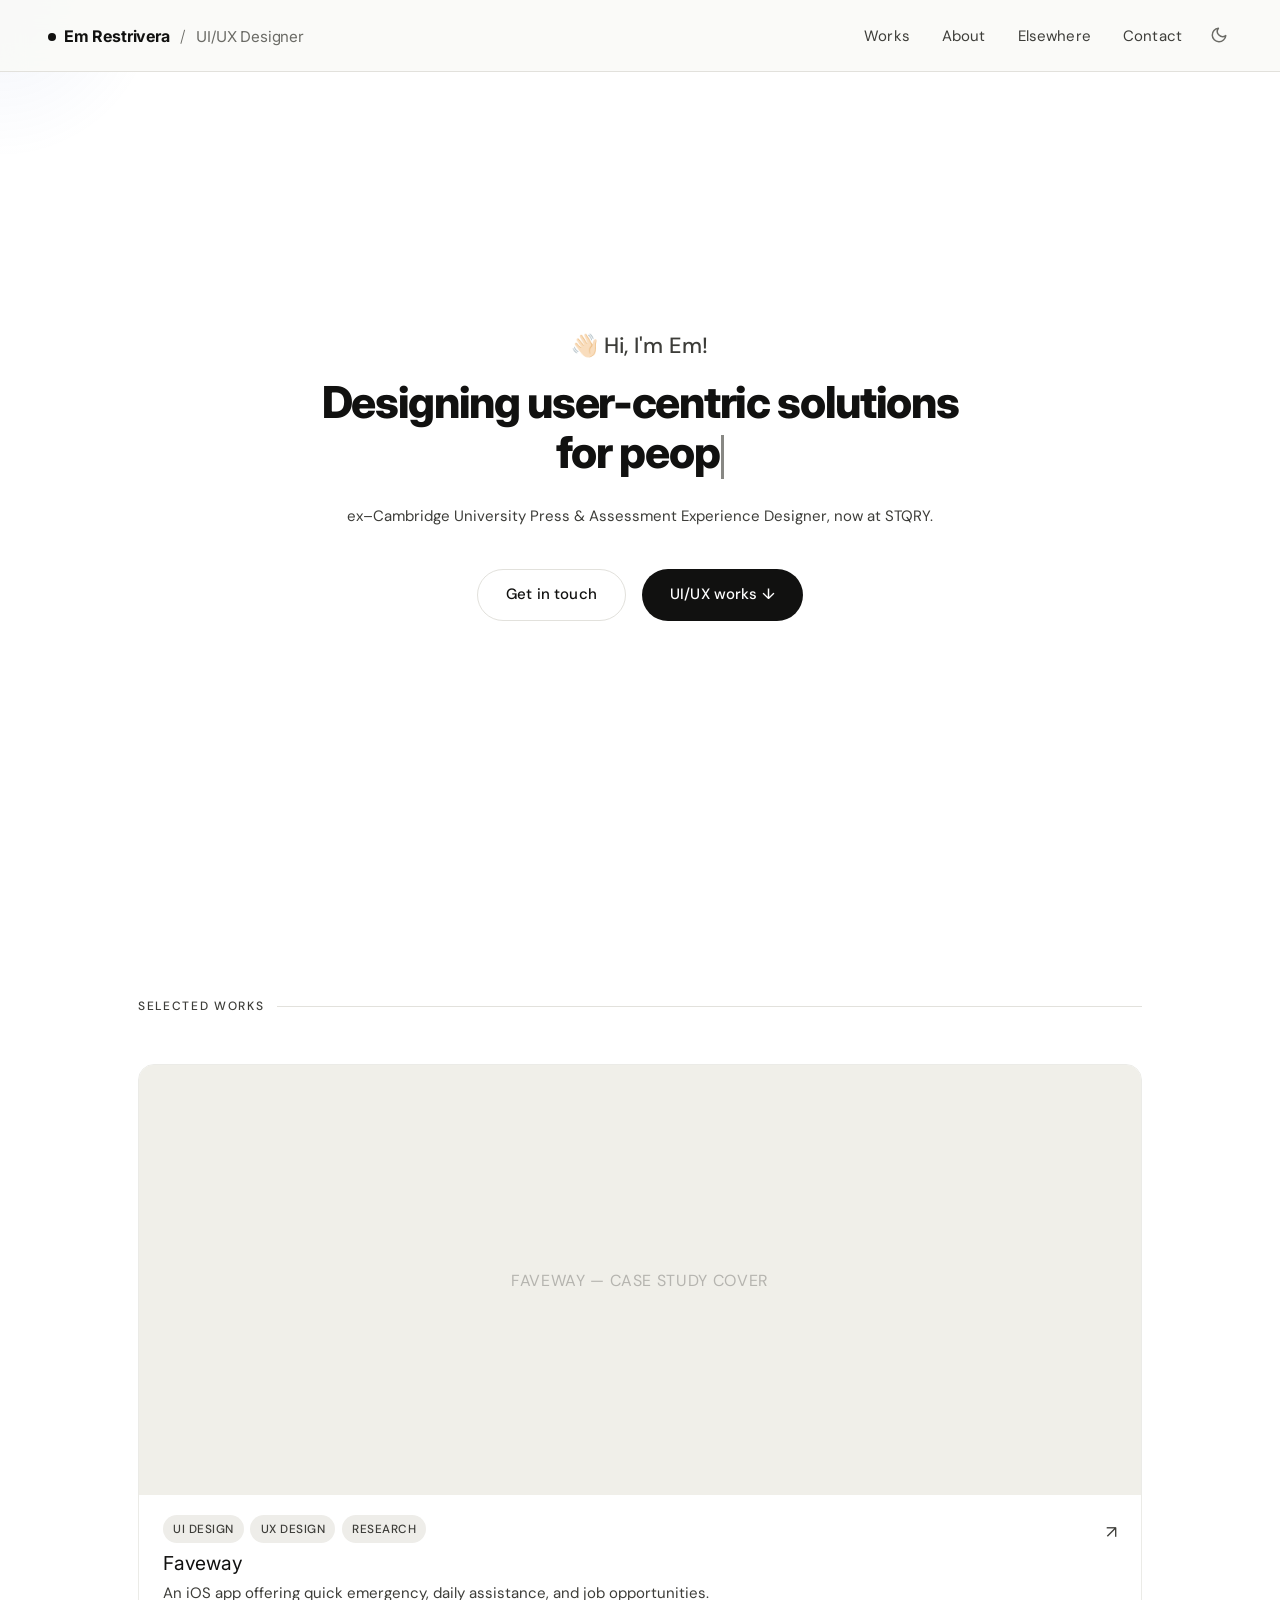
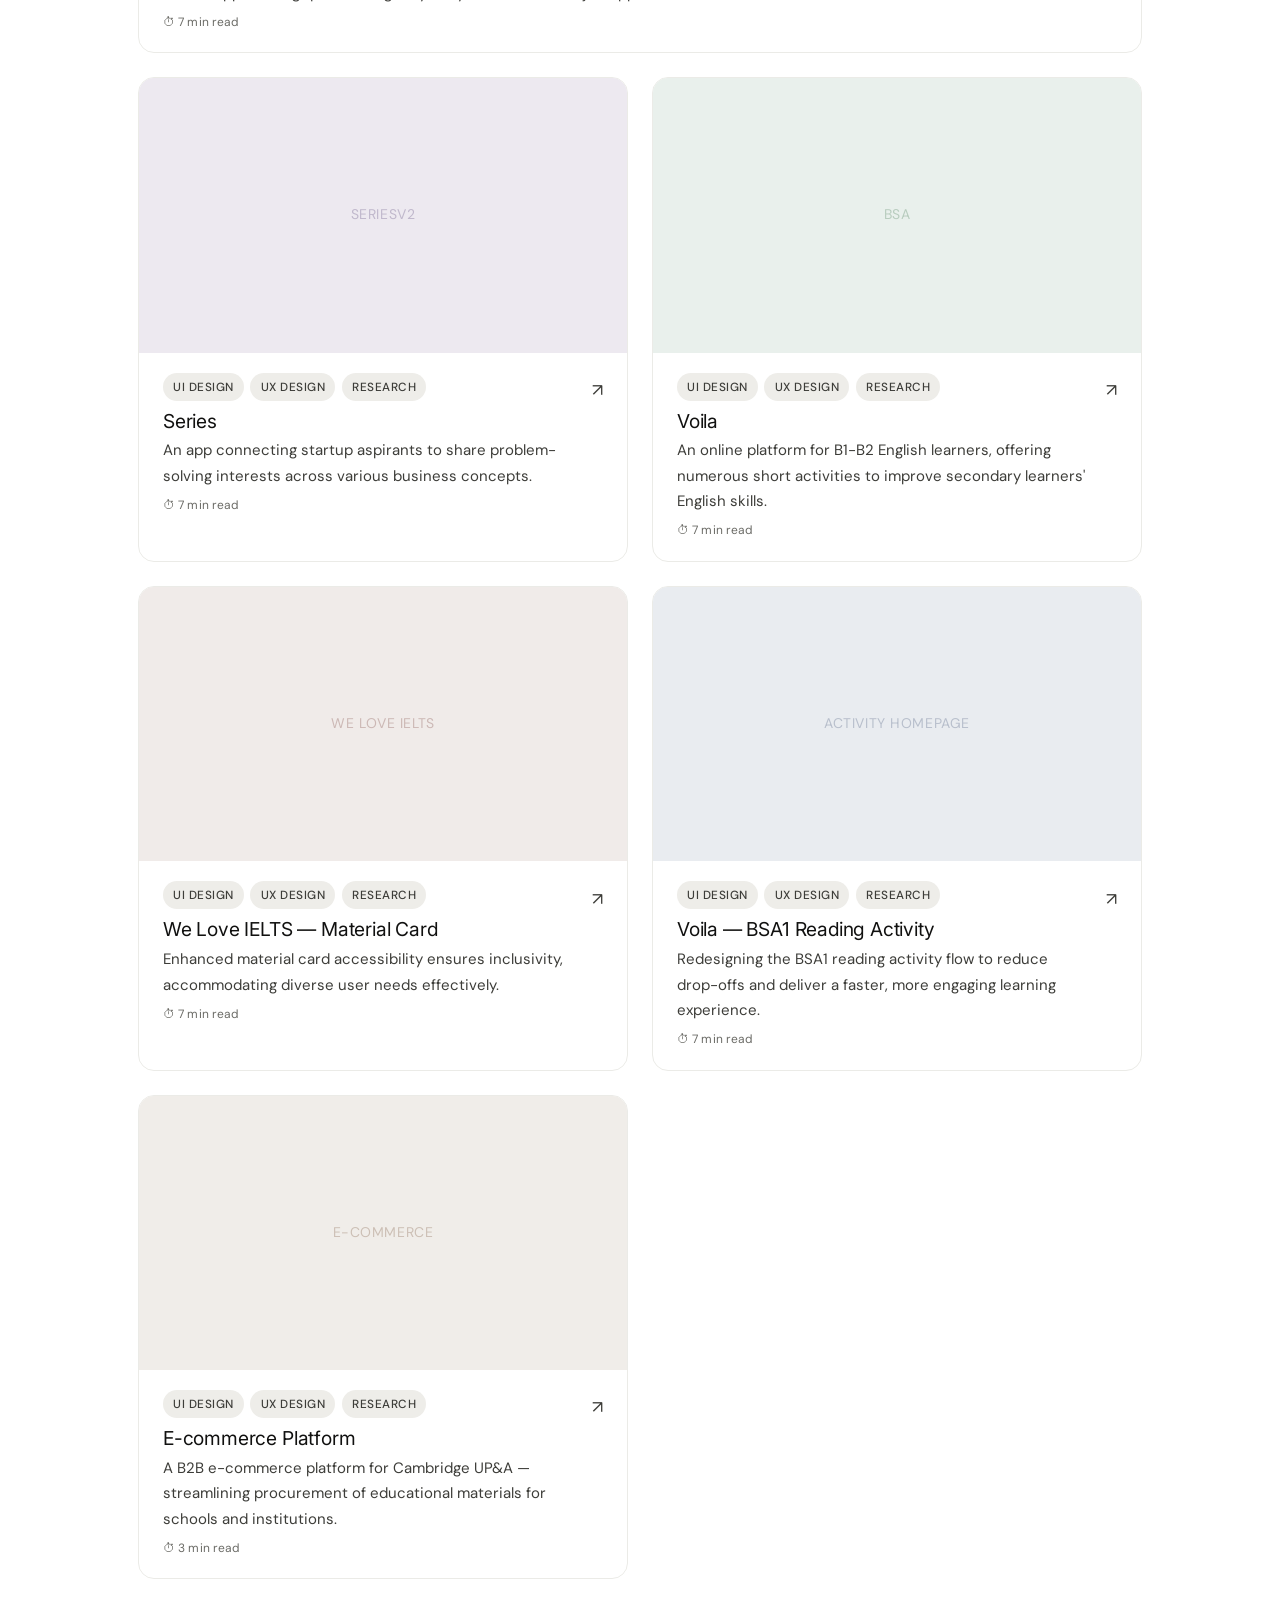
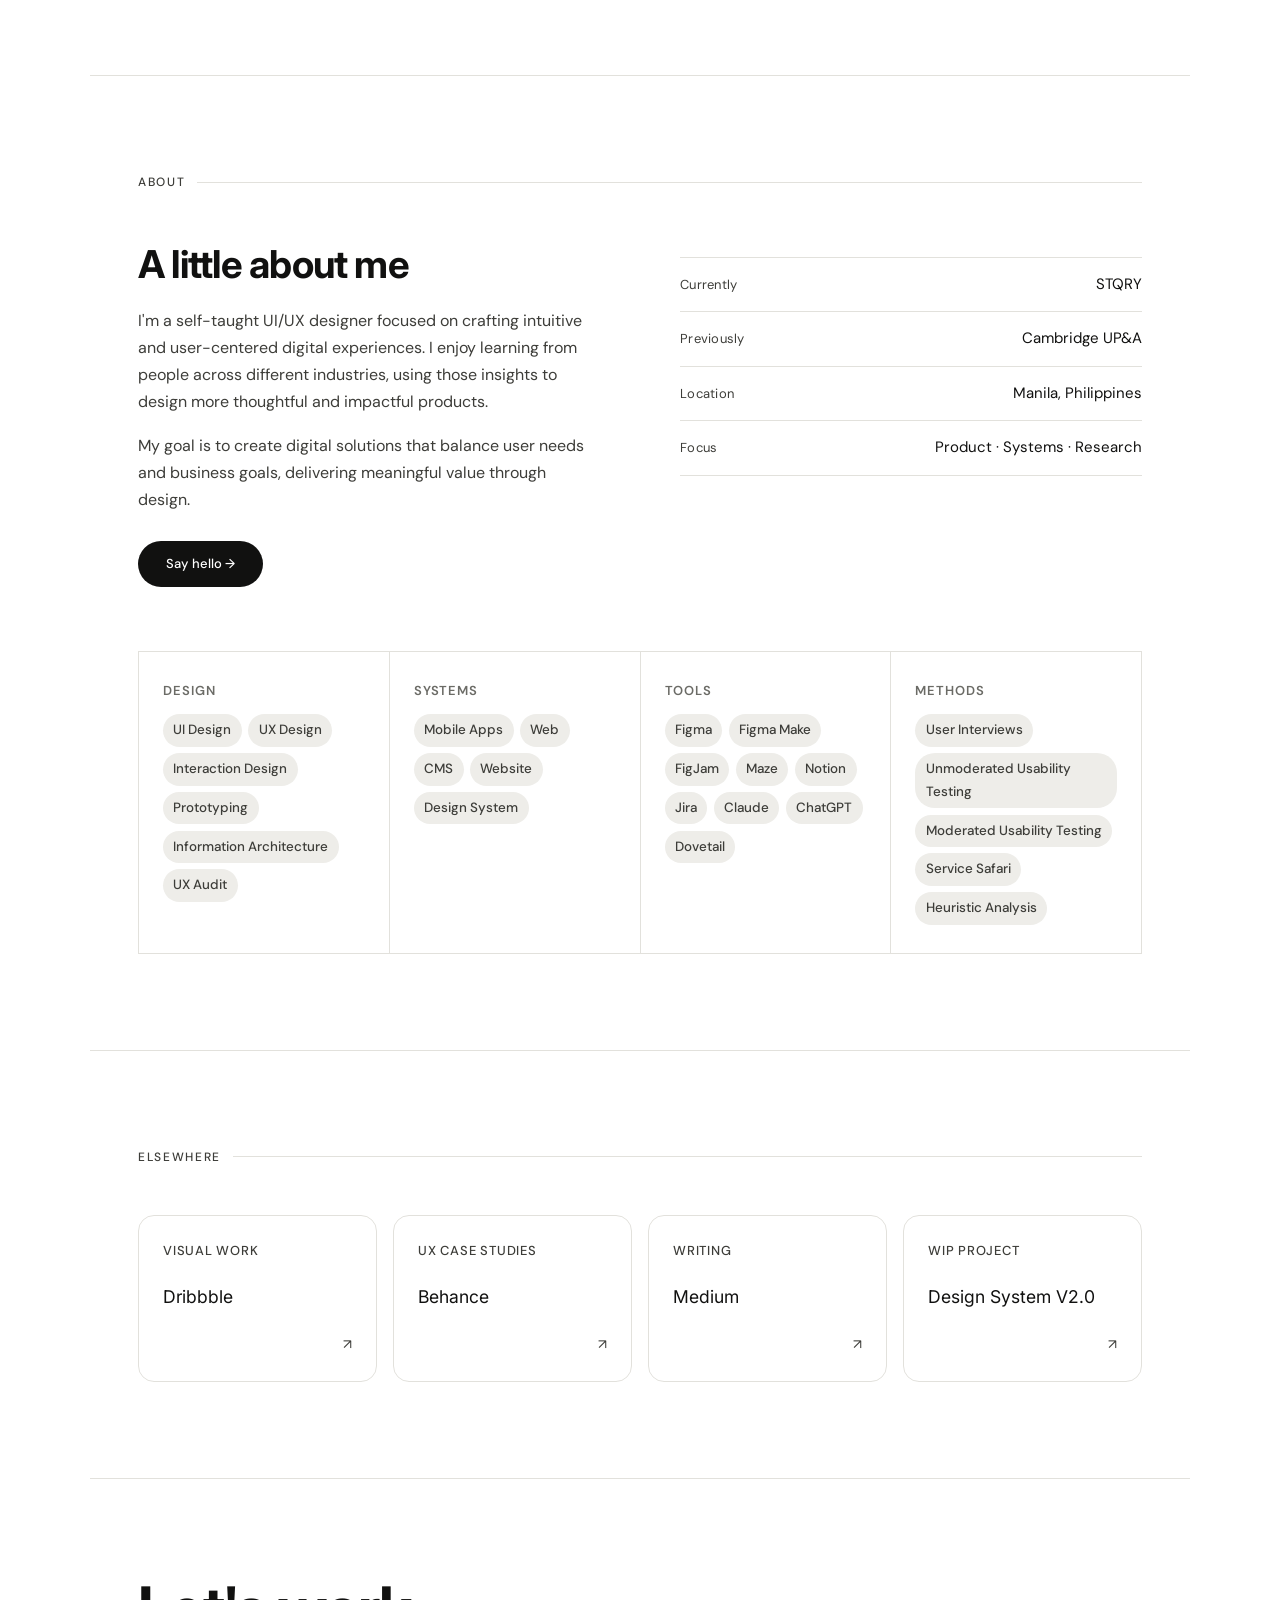
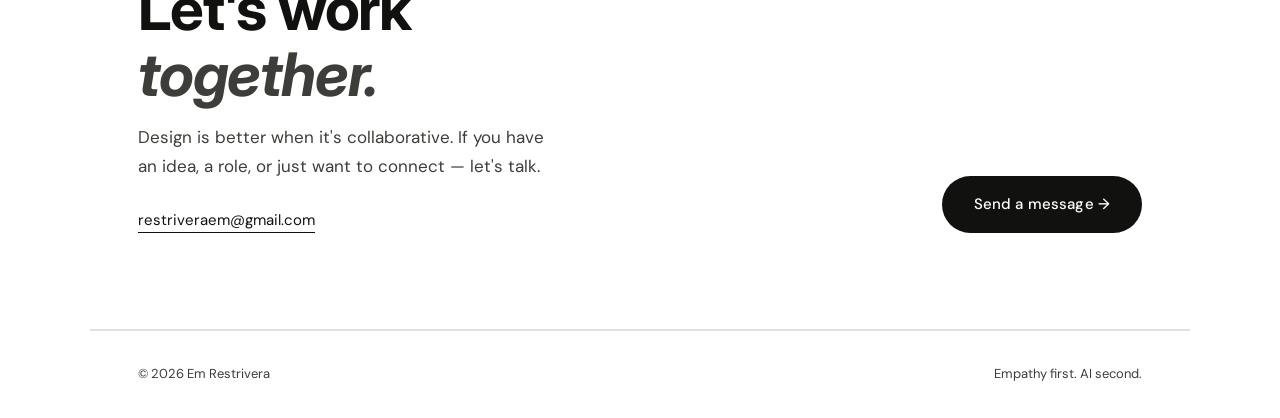
<file: index.html>
<!DOCTYPE html>
<html lang="en">
<head>
<meta charset="UTF-8" />
<meta name="viewport" content="width=device-width, initial-scale=1.0" />
<!-- 👇 Put favicon here -->
<link rel="icon" href="data:image/svg+xml,<svg xmlns='http://www.w3.org/2000/svg' viewBox='0 0 100 100'><circle cx='50' cy='50' r='48' fill='%23000000'/><text x='50' y='68' text-anchor='middle' font-size='62' font-family='Inter, Arial, sans-serif' font-weight='700' fill='%23ffffff'>E</text></svg>">
<title>Em Restrivera — UI/UX Designer</title>
<link rel="preconnect" href="https://fonts.googleapis.com" />
<link rel="preconnect" href="https://fonts.gstatic.com" crossorigin />
<link href="https://fonts.googleapis.com/css2?family=Inter:wght@400;500;600;700;800&family=DM+Sans:ital,opsz,wght@0,9..40,300;0,9..40,400;0,9..40,500;1,9..40,300&display=swap" rel="stylesheet" />
<style>
  *, *::before, *::after { box-sizing: border-box; margin: 0; padding: 0; }

  :root {
    --bg: #ffffff;
    --surface: #f5f5f3;
    --text: #111110;
    --muted: #3d3d39;
    --subtle: #6b6b66;
    --border: #e2e1dc;
    --accent: #111110;
    --tag-bg: #eeede9;
    --tag-text: #3d3d39;
    --serif: 'Inter', system-ui, sans-serif;
    --sans: 'DM Sans', system-ui, sans-serif;
    --transition: 0.22s ease;
  }

  html.dark {
    --bg: #111110;
    --surface: #1a1a18;
    --text: #f0efeb;
    --muted: #a8a8a2;
    --subtle: #6b6b66;
    --border: #2e2e2b;
    --accent: #f0efeb;
    --tag-bg: #2a2a27;
    --tag-text: #a8a8a2;
  }

  html.dark nav {
    background: rgba(17,17,16,0.92);
  }

  html.dark .btn-primary {
    background: #f0efeb;
    color: #111110;
  }

  html.dark .btn-primary:hover {
    background: #d8d7d3;
  }

  html.dark .work-card:hover {
    box-shadow: 0 16px 40px rgba(0,0,0,0.3);
  }

  /* Dark mode logo text color */
  html.dark .nav-logo span,
  html.dark .nav-logo { color: #f0efeb !important; }

    /* DARK MODE TOGGLE */
  #theme-toggle {
    background: none;
    border: none;
    cursor: pointer;
    padding: 4px;
    display: flex;
    align-items: center;
    justify-content: center;
    color: var(--subtle);
    transition: color var(--transition);
  }
  #theme-toggle:hover { color: var(--text); }

  html { scroll-behavior: smooth; }

  body {
    font-family: var(--sans);
    background: var(--bg);
    color: var(--text);
    font-size: 17px;
    line-height: 1.7;
    -webkit-font-smoothing: antialiased;
  }

  /* NAV */
  nav {
    position: fixed;
    top: 0; left: 0; right: 0;
    z-index: 100;
    display: flex;
    align-items: center;
    justify-content: space-between;
    padding: 1.25rem 3rem;
    background: rgba(250,250,248,0.88);
    backdrop-filter: blur(12px);
    border-bottom: 1px solid var(--border);
  }

  .nav-logo {
    font-family: var(--serif);
    font-size: 1.1rem;
    color: var(--text);
    text-decoration: none;
    letter-spacing: -0.01em;
  }

  .nav-links {
    display: flex;
    gap: 2rem;
    list-style: none;
  }

  .nav-links a {
    font-size: 0.9375rem;
    font-weight: 400;
    color: var(--muted);
    text-decoration: none;
    letter-spacing: 0.01em;
    transition: color var(--transition);
    position: relative;
    padding-bottom: 2px;
  }

  .nav-links a::after {
    content: '';
    position: absolute;
    bottom: 0;
    left: 0;
    width: 0%;
    height: 1.5px;
    background: var(--text);
    transition: width 0.3s ease;
  }

  .nav-links a:hover { color: var(--text); }
  .nav-links a:hover::after { width: 100%; }
  .nav-links a.active { color: var(--text); font-weight: 500; }
  .nav-links a.active::after { width: 100%; }

  .nav-linkedin {
    color: var(--text) !important;
    font-weight: 500 !important;
    border: 1px solid var(--border);
    padding: 0.3rem 0.75rem !important;
    border-radius: 2px;
    font-size: 0.8125rem !important;
    transition: all var(--transition) !important;
  }

  .nav-linkedin:hover {
    background: var(--text) !important;
    color: var(--bg) !important;
  }

  .nav-linkedin::after { display: none !important; }

  /* CURSOR GLOW */
  .cursor-glow {
    position: fixed;
    width: 320px;
    height: 320px;
    border-radius: 50%;
    background: radial-gradient(circle, rgba(81,113,195,0.08) 0%, transparent 70%);
    pointer-events: none;
    transform: translate(-50%, -50%);
    transition: left 0.15s ease, top 0.15s ease;
    z-index: 0;
  }

  /* HERO */
  .hero {
    min-height: 100vh;
    display: flex;
    align-items: center;
    justify-content: center;
    text-align: center;
    padding: 8rem 3rem 5rem;
    max-width: 1100px;
    margin: 0 auto;
  }

  .hero-inner {
    max-width: 900px;
  }

  .hero-eyebrow {
    font-size: 1.375rem;
    font-weight: 500;
    letter-spacing: 0;
    text-transform: none;
    color: var(--muted);
    margin-bottom: 0.75rem;
    display: block;
  }

  .hero-eyebrow::before { display: none; content: ''; }

  .hero h1 {
    font-family: 'Inter', system-ui, sans-serif;
    font-size: clamp(1.75rem, 3.5vw, 2.75rem);
    font-weight: 800;
    line-height: 1.15;
    letter-spacing: -0.03em;
    color: var(--text);
    margin-bottom: 1.5rem;
    max-width: 900px;
  }

  .hero h1 em {
    font-style: normal;
    color: var(--text);
  }

  .hero-desc {
    font-size: 0.9375rem;
    font-weight: 400;
    color: var(--muted);
    max-width: 680px;
    margin: 0 auto 2.5rem;
    line-height: 1.75;
  }

  .hero-ctas {
    display: flex;
    gap: 1rem;
    flex-wrap: wrap;
    justify-content: center;
  }

  .btn {
    display: inline-flex;
    align-items: center;
    gap: 0.5rem;
    padding: 0.75rem 1.75rem;
    font-family: var(--sans);
    font-size: 0.9375rem;
    font-weight: 500;
    border-radius: 100px;
    text-decoration: none;
    transition: all 0.25s ease;
    cursor: pointer;
    border: none;
    letter-spacing: 0.01em;
  }

  .btn-primary {
    background: var(--text);
    color: var(--bg);
  }

  .btn-primary:hover {
    background: #333330;
    transform: translateY(-1px);
    box-shadow: 0 4px 16px rgba(0,0,0,0.12);
  }

  .btn-outline {
    background: transparent;
    color: var(--text);
    border: 1.5px solid var(--border);
  }

  .btn-outline:hover {
    background: var(--surface);
    border-color: var(--muted);
    transform: translateY(-1px);
  }

  /* SECTION */
  section {
    padding: 6rem 3rem;
    max-width: 1100px;
    margin: 0 auto;
  }

  .section-label {
    font-size: 0.75rem;
    font-weight: 500;
    letter-spacing: 0.14em;
    text-transform: uppercase;
    color: var(--muted);
    margin-bottom: 3rem;
    display: flex;
    align-items: center;
    gap: 0.75rem;
  }

  .section-label::after {
    content: '';
    flex: 1;
    height: 1px;
    background: var(--border);
  }

  /* ABOUT */
  .about-grid {
    display: grid;
    grid-template-columns: 1fr 1fr;
    gap: 5rem;
    align-items: start;
  }

  .about-text h2 {
    font-family: var(--serif);
    font-size: clamp(1.75rem, 3vw, 2.5rem);
    line-height: 1.2;
    letter-spacing: -0.02em;
    margin-bottom: 1.25rem;
  }

  .about-text p {
    font-weight: 400;
    color: var(--muted);
    margin-bottom: 1rem;
    font-size: 1rem;
  }

  .about-details {
    padding-top: 1rem;
  }

  .detail-row {
    display: flex;
    justify-content: space-between;
    align-items: baseline;
    padding: 0.875rem 0;
    border-bottom: 1px solid var(--border);
    font-size: 0.9375rem;
  }

  .detail-row:first-child { border-top: 1px solid var(--border); }

  .detail-label {
    font-size: 0.8125rem;
    color: var(--muted);
    font-weight: 400;
    letter-spacing: 0.02em;
  }

  .detail-value {
    font-weight: 400;
    text-align: right;
    font-size: 0.9375rem;
  }

  /* SKILLS */
  .skills-grid {
    display: grid;
    grid-template-columns: repeat(auto-fit, minmax(220px, 1fr));
    gap: 1px;
    background: var(--border);
    border: 1px solid var(--border);
  }

  .skill-item {
    background: var(--bg);
    padding: 1.75rem 1.5rem;
  }

  .skill-item h4 {
    font-size: 0.8125rem;
    font-weight: 500;
    letter-spacing: 0.06em;
    text-transform: uppercase;
    color: var(--muted);
    margin-bottom: 0.75rem;
  }

  .skill-tags {
    display: flex;
    flex-wrap: wrap;
    gap: 0.4rem;
  }

  .tag {
    font-size: 0.8rem;
    padding: 0.25rem 0.6rem;
    background: var(--tag-bg);
    color: var(--tag-text);
    border-radius: 2px;
    font-weight: 400;
  }

  /* WORK */
  .work-grid {
    display: grid;
    grid-template-columns: 1fr 1fr;
    gap: 1.5rem;
  }

  .work-card {
    text-decoration: none;
    color: inherit;
    display: block;
    border: 1px solid #ebebE7;
    transition: all 0.3s ease;
    position: relative;
    overflow: hidden;
    border-radius: 16px;
  }

  .work-card:hover {
    border-color: #d4d3ce;
    transform: translateY(-6px);
    box-shadow: 0 20px 48px rgba(0,0,0,0.06);
  }

  .work-card:hover .work-img-inner {
    transform: scale(1.03);
  }

  .work-card.featured {
    grid-column: 1 / -1;
  }

  .work-img {
    width: 100%;
    aspect-ratio: 16/9;
    overflow: hidden;
    background: var(--surface);
  }

  .work-card.featured .work-img {
    aspect-ratio: 21/9;
  }

  .work-img-inner {
    width: 100%;
    height: 100%;
    transition: transform 0.4s ease;
    display: flex;
    align-items: center;
    justify-content: center;
  }

  .work-placeholder {
    width: 100%;
    height: 100%;
    display: flex;
    align-items: center;
    justify-content: center;
    font-family: var(--serif);
    font-size: 3rem;
    color: var(--border);
    letter-spacing: -0.02em;
    user-select: none;
  }

  .work-info {
    padding: 1.25rem 1.5rem;
    display: flex;
    align-items: flex-start;
    justify-content: space-between;
    gap: 1rem;
  }

  .work-meta {
    flex: 1;
  }

  .work-tags {
    display: flex;
    gap: 0.4rem;
    flex-wrap: wrap;
    margin-bottom: 0.5rem;
  }

  .work-tag {
    font-size: 0.7375rem;
    padding: 0.25rem 0.65rem;
    background: var(--tag-bg);
    color: var(--tag-text);
    border-radius: 20px;
    font-weight: 500;
    letter-spacing: 0.04em;
    text-transform: uppercase;
  }

  .work-title {
    font-family: var(--serif);
    font-size: 1.2rem;
    letter-spacing: -0.01em;
    line-height: 1.3;
    margin-bottom: 0.3rem;
  }

  .work-desc {
    font-size: 0.9375rem;
    color: var(--muted);
    font-weight: 400;
  }

  .work-time {
    font-size: 0.75rem;
    color: var(--subtle);
    font-weight: 400;
    margin-top: 0.35rem;
    letter-spacing: 0.01em;
  }

  .work-arrow {
    font-size: 1.1rem;
    color: var(--muted);
    flex-shrink: 0;
    margin-top: 0.2rem;
    transition: transform var(--transition);
  }

  .work-card:hover .work-arrow {
    transform: translate(3px, -3px);
    color: var(--text);
  }

  /* LINKS */
  .links-grid {
    display: grid;
    grid-template-columns: repeat(auto-fit, minmax(200px, 1fr));
    gap: 1rem;
  }

  .ext-link {
    background: var(--bg);
    padding: 1.5rem;
    text-decoration: none;
    color: inherit;
    display: flex;
    flex-direction: column;
    justify-content: space-between;
    gap: 1.5rem;
    transition: background var(--transition), transform 0.25s ease, box-shadow 0.25s ease;
    min-height: 130px;
    border-radius: 16px;
    border: 1px solid var(--border);
  }

  .ext-link:hover {
    background: var(--surface);
    transform: translateY(-4px);
    box-shadow: 0 8px 32px rgba(0,0,0,0.06);
  }

  .ext-link-label {
    font-size: 0.8125rem;
    font-weight: 500;
    letter-spacing: 0.06em;
    text-transform: uppercase;
    color: var(--muted);
  }

  .ext-link-title {
    font-family: var(--serif);
    font-size: 1.1rem;
    line-height: 1.3;
  }

  .ext-link-arrow {
    font-size: 0.875rem;
    color: var(--muted);
    align-self: flex-end;
  }

  /* CONTACT */
  .contact-inner {
    display: flex;
    align-items: flex-end;
    justify-content: space-between;
    gap: 2rem;
    flex-wrap: wrap;
  }

  .contact-left h2 {
    font-family: var(--serif);
    font-size: clamp(2rem, 5vw, 3.75rem);
    letter-spacing: -0.02em;
    line-height: 1.1;
    margin-bottom: 1rem;
  }

  .contact-left h2 em {
    font-style: italic;
    color: var(--muted);
  }

  .contact-left p {
    color: var(--muted);
    font-weight: 400;
    max-width: 420px;
  }

  .tag {
    font-size: 0.8375rem;
    padding: 0.3rem 0.65rem;
    background: var(--tag-bg);
    color: var(--tag-text);
    border-radius: 20px;
    font-weight: 500;
  }

  .skill-item h4 {
    font-size: 0.8125rem;
    font-weight: 600;
    letter-spacing: 0.07em;
    text-transform: uppercase;
    color: var(--subtle);
    margin-bottom: 0.75rem;
  }

  .contact-email {
    font-size: 0.9375rem;
    color: var(--text);
    font-weight: 400;
    text-decoration: none;
    border-bottom: 1px solid var(--text);
    padding-bottom: 2px;
    transition: opacity var(--transition);
  }

  .contact-email:hover { opacity: 0.6; }

  /* FOOTER */
  footer {
    border-top: 1px solid var(--border);
    padding: 2rem 3rem;
    max-width: 1100px;
    margin: 0 auto;
    display: flex;
    align-items: center;
    justify-content: space-between;
    font-size: 0.8125rem;
    color: var(--muted);
  }

  /* DIVIDER */
  .divider {
    height: 1px;
    background: var(--border);
    max-width: 1100px;
    margin: 0 auto;
  }

  /* ANIMATIONS */
  .fade-up {
    opacity: 0;
    transform: translateY(24px);
    transition: opacity 0.6s ease, transform 0.6s ease;
  }

  .fade-up.visible {
    opacity: 1;
    transform: translateY(0);
  }

  /* RESPONSIVE */
  @media (max-width: 768px) {
    nav { padding: 1rem 1.5rem; }
    .nav-links { gap: 1.25rem; }
    section { padding: 4rem 1.5rem; }
    .hero { padding: 7rem 1.5rem 4rem; }
    .hero h1 { white-space: normal; font-size: clamp(1.5rem, 6vw, 2rem); }
    .hero-desc { white-space: normal; font-size: 0.875rem; }
    .about-grid { grid-template-columns: 1fr; gap: 2.5rem; }
    .work-grid { grid-template-columns: 1fr; }
    .work-card.featured { grid-column: auto; }
    .contact-inner { flex-direction: column; align-items: flex-start; }
    footer { flex-direction: column; gap: 0.5rem; text-align: center; }
  }
  /* BACK TO TOP */
  .back-to-top {
    position: fixed;
    bottom: 2rem;
    right: 2rem;
    width: 44px;
    height: 44px;
    background: var(--text);
    color: var(--bg);
    border: none;
    border-radius: 50%;
    display: flex;
    align-items: center;
    justify-content: center;
    cursor: pointer;
    font-size: 1.1rem;
    opacity: 0;
    visibility: hidden;
    transform: translateY(12px);
    transition: all 0.3s ease;
    z-index: 99;
    text-decoration: none;
  }

  .back-to-top.visible {
    opacity: 1;
    visibility: visible;
    transform: translateY(0);
  }

  .back-to-top:hover {
    background: #333330;
    transform: translateY(-3px);
    box-shadow: 0 8px 24px rgba(0,0,0,0.15);
  }

  @keyframes blink {
    0%, 100% { opacity: 1; }
    50% { opacity: 0; }
  }
</style>
</head>
<body>
<!-- SCROLL PROGRESS BAR -->
<div id="scroll-progress" style="position:fixed;top:0;left:0;height:2.5px;background:var(--accent, #5171c3);width:0%;z-index:1000;transition:width 0.1s linear;"></div>
<!-- CURSOR GLOW -->
<div class="cursor-glow" id="cursor-glow"></div>

<!-- NAV -->
<nav>
  <a href="#" class="nav-logo" onclick="window.scrollTo({top:0,behavior:'smooth'});return false;">
    <span style="display:inline-flex;align-items:center;gap:0.5rem;">
      <span style="width:8px;height:8px;background:var(--text);border-radius:50%;display:inline-block;flex-shrink:0;transition:background 0.22s ease;"></span>
      <span style="font-weight:700;font-family:'Inter',sans-serif;font-size:1rem;color:var(--text);">Em Restrivera</span>
      <span style="color:var(--subtle);font-weight:300;font-size:1rem;margin:0 0.15rem;">/</span>
      <span style="font-weight:400;font-family:'Inter',sans-serif;font-size:0.9375rem;color:var(--subtle);">UI/UX Designer</span>
    </span>
  </a>
  <div style="display:flex;align-items:center;gap:1.5rem;">
    <ul class="nav-links">
      <li><a href="#works" class="nav-link">Works</a></li>
      <li><a href="#about" class="nav-link">About</a></li>
      <li><a href="#elsewhere" class="nav-link">Elsewhere</a></li>
      <li><a href="#contact" class="nav-link">Contact</a></li>
    </ul>
    <button id="theme-toggle" aria-label="Toggle dark mode" style="background:none;border:none;cursor:pointer;padding:4px;display:flex;align-items:center;justify-content:center;color:var(--subtle);transition:color 0.22s ease;">
      <svg id="icon-sun" width="18" height="18" viewBox="0 0 24 24" fill="none" stroke="currentColor" stroke-width="2" stroke-linecap="round" stroke-linejoin="round" style="display:none"><circle cx="12" cy="12" r="5"/><line x1="12" y1="1" x2="12" y2="3"/><line x1="12" y1="21" x2="12" y2="23"/><line x1="4.22" y1="4.22" x2="5.64" y2="5.64"/><line x1="18.36" y1="18.36" x2="19.78" y2="19.78"/><line x1="1" y1="12" x2="3" y2="12"/><line x1="21" y1="12" x2="23" y2="12"/><line x1="4.22" y1="19.78" x2="5.64" y2="18.36"/><line x1="18.36" y1="5.64" x2="19.78" y2="4.22"/></svg>
      <svg id="icon-moon" width="18" height="18" viewBox="0 0 24 24" fill="none" stroke="currentColor" stroke-width="2" stroke-linecap="round" stroke-linejoin="round"><path d="M21 12.79A9 9 0 1 1 11.21 3 7 7 0 0 0 21 12.79z"/></svg>
    </button>
  </div>
</nav>

<!-- HERO -->
<div class="hero">
  <div class="hero-inner">
    <p class="hero-eyebrow fade-up">👋🏻 Hi, I'm Em!</p>
    <h1 class="fade-up" style="transition-delay: 0.1s">
      <span id="typewriter"></span><span id="typewriter-cursor" style="display:inline-block;width:3px;height:1em;background:#888884;margin-left:2px;vertical-align:middle;animation:blink 0.8s step-end infinite;"></span>
    </h1>
    <p class="hero-desc fade-up" style="transition-delay: 0.2s">
      ex–Cambridge University Press &amp; Assessment Experience Designer, now at STQRY.
    </p>
    <div class="hero-ctas fade-up" style="transition-delay: 0.3s">
      <a href="mailto:ememrestrivera25@gmail.com" class="btn btn-outline">Get in touch</a>
      <a href="#works" class="btn btn-primary">UI/UX works ↓</a>
    </div>
  </div>
</div>


<!-- WORK -->
<section id="works">
  <p class="section-label">Selected works</p>
  <div class="work-grid">

    <!-- Featured -->
    <a href="faveway.html" class="work-card featured fade-up">
      <div class="work-img">
        <div class="work-img-inner">
          <div class="work-placeholder" style="background: #f0efe9; width:100%; height:100%; font-size:1rem; color:#b5b4af; display:flex; align-items:center; justify-content:center; font-family:var(--sans); letter-spacing:0.04em; text-transform:uppercase;">Faveway — Case study cover</div>
        </div>
      </div>
      <div class="work-info">
        <div class="work-meta">
          <div class="work-tags">
            <span class="work-tag">UI Design</span>
            <span class="work-tag">UX Design</span>
            <span class="work-tag">Research</span>
          </div>
          <p class="work-title">Faveway</p>
          <p class="work-desc">An iOS app offering quick emergency, daily assistance, and job opportunities.</p>
          <p class="work-time">⏱ 7 min read</p>
        </div>
        <span class="work-arrow">↗</span>
      </div>
    </a>

    <a href="series.html" class="work-card fade-up">
      <div class="work-img">
        <div class="work-img-inner">
          <div class="work-placeholder" style="background: #ede9f0; width:100%; height:100%; font-size:0.875rem; color:#c0b8cc; display:flex; align-items:center; justify-content:center; font-family:var(--sans); letter-spacing:0.04em; text-transform:uppercase;">SeriesV2</div>
        </div>
      </div>
      <div class="work-info">
        <div class="work-meta">
          <div class="work-tags">
            <span class="work-tag">UI Design</span>
            <span class="work-tag">UX Design</span>
            <span class="work-tag">Research</span>
          </div>
          <p class="work-title">Series</p>
          <p class="work-desc">An app connecting startup aspirants to share problem-solving interests across various business concepts.</p>
          <p class="work-time">⏱ 7 min read</p>
        </div>
        <span class="work-arrow">↗</span>
      </div>
    </a>

    <a href="bsa.html" class="work-card fade-up">
      <div class="work-img">
        <div class="work-img-inner">
          <div class="work-placeholder" style="background: #e9f0ec; width:100%; height:100%; font-size:0.875rem; color:#b8ccbe; display:flex; align-items:center; justify-content:center; font-family:var(--sans); letter-spacing:0.04em; text-transform:uppercase;">BSA</div>
        </div>
      </div>
      <div class="work-info">
        <div class="work-meta">
          <div class="work-tags">
            <span class="work-tag">UI Design</span>
            <span class="work-tag">UX Design</span>
            <span class="work-tag">Research</span>
          </div>
          <p class="work-title">Voila</p>
          <p class="work-desc">An online platform for B1-B2 English learners, offering numerous short activities to improve secondary learners' English skills.</p>
          <p class="work-time">⏱ 7 min read</p>
        </div>
        <span class="work-arrow">↗</span>
      </div>
    </a>

    <a href="weloveieltsmaterialcard.html" class="work-card fade-up">
      <div class="work-img">
        <div class="work-img-inner">
          <div class="work-placeholder" style="background: #f0ebe9; width:100%; height:100%; font-size:0.875rem; color:#ccb8b5; display:flex; align-items:center; justify-content:center; font-family:var(--sans); letter-spacing:0.04em; text-transform:uppercase;">We Love IELTS</div>
        </div>
      </div>
      <div class="work-info">
        <div class="work-meta">
          <div class="work-tags">
            <span class="work-tag">UI Design</span>
            <span class="work-tag">UX Design</span>
            <span class="work-tag">Research</span>
          </div>
          <p class="work-title">We Love IELTS — Material Card</p>
          <p class="work-desc">Enhanced material card accessibility ensures inclusivity, accommodating diverse user needs effectively.</p>
          <p class="work-time">⏱ 7 min read</p>
        </div>
        <span class="work-arrow">↗</span>
      </div>
    </a>

    <a href="activityhomepage.html" class="work-card fade-up">
      <div class="work-img">
        <div class="work-img-inner">
          <div class="work-placeholder" style="background: #e9ecf0; width:100%; height:100%; font-size:0.875rem; color:#b8bfcc; display:flex; align-items:center; justify-content:center; font-family:var(--sans); letter-spacing:0.04em; text-transform:uppercase;">Activity Homepage</div>
        </div>
      </div>
      <div class="work-info">
        <div class="work-meta">
          <div class="work-tags">
            <span class="work-tag">UI Design</span>
            <span class="work-tag">UX Design</span>
            <span class="work-tag">Research</span>
          </div>
          <p class="work-title">Voila — BSA1 Reading Activity</p>
          <p class="work-desc">Redesigning the BSA1 reading activity flow to reduce drop-offs and deliver a faster, more engaging learning experience.</p>
          <p class="work-time">⏱ 7 min read</p>
        </div>
        <span class="work-arrow">↗</span>
      </div>
    </a>

    <a href="ecommerce.html" class="work-card fade-up">
      <div class="work-img">
        <div class="work-img-inner">
          <div class="work-placeholder" style="background: #f0ede9; width:100%; height:100%; font-size:0.875rem; color:#ccbfb5; display:flex; align-items:center; justify-content:center; font-family:var(--sans); letter-spacing:0.04em; text-transform:uppercase;">E-commerce</div>
        </div>
      </div>
      <div class="work-info">
        <div class="work-meta">
          <div class="work-tags">
            <span class="work-tag">UI Design</span>
            <span class="work-tag">UX Design</span>
            <span class="work-tag">Research</span>
          </div>
          <p class="work-title">E-commerce Platform</p>
          <p class="work-desc">A B2B e-commerce platform for Cambridge UP&A — streamlining procurement of educational materials for schools and institutions.</p>
          <p class="work-time">⏱ 3 min read</p>
        </div>
        <span class="work-arrow">↗</span>
      </div>
    </a>

  </div>
</section>

<div class="divider"></div>

<!-- ABOUT -->
<section id="about">
  <p class="section-label">About</p>
  <div class="about-grid">
    <div class="about-text fade-up">
      <h2>A little about me</h2>
      <p>I'm a self-taught UI/UX designer focused on crafting intuitive and user-centered digital experiences. I enjoy learning from people across different industries, using those insights to design more thoughtful and impactful products.</p>
      <p>My goal is to create digital solutions that balance user needs and business goals, delivering meaningful value through design.</p>
      <div style="margin-top: 1.75rem;">
        <a href="mailto:ememrestrivera25@gmail.com" class="btn btn-primary" style="font-size:0.8125rem;">Say hello →</a>
      </div>
    </div>
    <div class="about-details fade-up" style="transition-delay: 0.15s">
      <div class="detail-row">
        <span class="detail-label">Currently</span>
        <span class="detail-value">STQRY</span>
      </div>
      <div class="detail-row">
        <span class="detail-label">Previously</span>
        <span class="detail-value">Cambridge UP&amp;A</span>
      </div>
      <div class="detail-row">
        <span class="detail-label">Location</span>
        <span class="detail-value">Manila, Philippines</span>
      </div>
      <div class="detail-row">
        <span class="detail-label">Focus</span>
        <span class="detail-value">Product · Systems · Research</span>
      </div>
    </div>
  </div>

  <div style="margin-top: 4rem;">
    <div class="skills-grid fade-up">
      <div class="skill-item">
        <h4>Design</h4>
        <div class="skill-tags">
          <span class="tag">UI Design</span>
          <span class="tag">UX Design</span>
          <span class="tag">Interaction Design</span>
          <span class="tag">Prototyping</span>
          <span class="tag">Information Architecture</span>
          <span class="tag">UX Audit</span>
        </div>
      </div>
      <div class="skill-item">
        <h4>Systems</h4>
        <div class="skill-tags">
          <span class="tag">Mobile Apps</span>
          <span class="tag">Web</span>
          <span class="tag">CMS</span>
          <span class="tag">Website</span>
          <span class="tag">Design System</span>
        </div>
      </div>
      <div class="skill-item">
        <h4>Tools</h4>
        <div class="skill-tags">
          <span class="tag">Figma</span>
          <span class="tag">Figma Make</span>
          <span class="tag">FigJam</span>
          <span class="tag">Maze</span>
          <span class="tag">Notion</span>
          <span class="tag">Jira</span>
          <span class="tag">Claude</span>
          <span class="tag">ChatGPT</span>
          <span class="tag">Dovetail</span>
        </div>
      </div>
      <div class="skill-item">
        <h4>Methods</h4>
        <div class="skill-tags">
          <span class="tag">User Interviews</span>
          <span class="tag">Unmoderated Usability Testing</span>
          <span class="tag">Moderated Usability Testing</span>
          <span class="tag">Service Safari</span>
          <span class="tag">Heuristic Analysis</span>
        </div>
      </div>
    </div>
  </div>
</section>

<div class="divider"></div>

<!-- ELSEWHERE -->
<section id="elsewhere">
  <p class="section-label">Elsewhere</p>
  <div class="links-grid fade-up">
    <a href="https://dribbble.com/Em25" target="_blank" class="ext-link">
      <span class="ext-link-label">Visual work</span>
      <span class="ext-link-title">Dribbble</span>
      <span class="ext-link-arrow">↗</span>
    </a>
    <a href="https://www.behance.net/emrestrivera" target="_blank" class="ext-link">
      <span class="ext-link-label">UX case studies</span>
      <span class="ext-link-title">Behance</span>
      <span class="ext-link-arrow">↗</span>
    </a>
    <a href="https://medium.com/@emrestrivera" target="_blank" class="ext-link">
      <span class="ext-link-label">Writing</span>
      <span class="ext-link-title">Medium</span>
      <span class="ext-link-arrow">↗</span>
    </a>
    <a href="https://www.figma.com/design/XnJ1GTRTsof696LJYrTegV/Design-System-V2.0?node-id=0-1" target="_blank" class="ext-link">
      <span class="ext-link-label">WIP project</span>
      <span class="ext-link-title">Design System V2.0</span>
      <span class="ext-link-arrow">↗</span>
    </a>
  </div>
</section>

<div class="divider"></div>

<!-- CONTACT -->
<section id="contact">
  <div class="contact-inner">
    <div class="contact-left fade-up">
      <h2>Let's work<br/><em>together.</em></h2>
      <p>Design is better when it's collaborative. If you have an idea, a role, or just want to connect — let's talk.</p>
      <div style="margin-top: 1.5rem;">
        <a href="mailto:restriveraem@gmail.com" class="contact-email">restriveraem@gmail.com</a>
      </div>
    </div>
    <div class="fade-up" style="transition-delay: 0.15s;">
      <a href="mailto:restriveraem@gmail.com" class="btn btn-primary" style="padding: 1rem 2rem; font-size: 0.9375rem;">Send a message →</a>
    </div>
  </div>
</section>

<!-- FOOTER -->
<div class="divider"></div>
<footer>
  <span>© 2026 Em Restrivera</span>
  <span>Empathy first. AI second.</span>
</footer>

<!-- BACK TO TOP -->
<a href="#" class="back-to-top" id="back-to-top" aria-label="Back to top">↑</a>

<script>
  // DARK MODE
  const _toggle = document.getElementById("theme-toggle");
  const _iconSun = document.getElementById("icon-sun");
  const _iconMoon = document.getElementById("icon-moon");
  const _html = document.documentElement;

  const applyTheme = (dark) => {
    if (dark) {
      _html.classList.add("dark");
      if (_iconSun) _iconSun.style.display = "block";
      if (_iconMoon) _iconMoon.style.display = "none";
    } else {
      _html.classList.remove("dark");
      if (_iconSun) _iconSun.style.display = "none";
      if (_iconMoon) _iconMoon.style.display = "block";
    }
  };

  const saved = localStorage.getItem("theme");
  const prefersDark = window.matchMedia("(prefers-color-scheme: dark)").matches;
  applyTheme(saved === "dark" || (!saved && prefersDark));

  if (_toggle) {
    _toggle.addEventListener("click", () => {
      const isDark = !_html.classList.contains("dark");
      localStorage.setItem("theme", isDark ? "dark" : "light");
      applyTheme(isDark);
    });
  }

  // FADE UP ON SCROLL
  const observer = new IntersectionObserver((entries) => {
    entries.forEach(e => {
      if (e.isIntersecting) e.target.classList.add('visible');
    });
  }, { threshold: 0.12 });
  document.querySelectorAll('.fade-up').forEach(el => observer.observe(el));

  // SMOOTH SCROLL with nav offset — all anchor links
  const navHeight = () => document.querySelector('nav').offsetHeight;

  document.addEventListener('click', e => {
    const a = e.target.closest('a[href^="#"]');
    if (!a) return;
    const href = a.getAttribute('href');
    if (!href || href === '#') return;
    const target = document.querySelector(href);
    if (target) {
      e.preventDefault();
      const top = target.getBoundingClientRect().top + window.scrollY - navHeight() - 20;
      window.scrollTo({ top, behavior: 'smooth' });
    }
  });

  // ACTIVE NAV HIGHLIGHT
  const sections = document.querySelectorAll('section[id]');
  const navLinks = document.querySelectorAll('.nav-link');

  function updateActiveNav() {
    const offset = navHeight() + 40;
    let current = '';
    sections.forEach(section => {
      const rect = section.getBoundingClientRect();
      if (rect.top <= offset) current = section.id;
    });
    // Clear all if at very top of page
    if (window.scrollY < 100) current = '';
    navLinks.forEach(link => {
      link.classList.remove('active');
      if (current && link.getAttribute('href') === '#' + current) {
        link.classList.add('active');
      }
    });
  }

  window.addEventListener('scroll', updateActiveNav, { passive: true });
  window.addEventListener('load', updateActiveNav);

  // SCROLL PROGRESS BAR + BACK TO TOP
  const progressBar = document.getElementById('scroll-progress');
  const backToTop = document.getElementById('back-to-top');

  window.addEventListener('scroll', () => {
    const scrollTop = window.scrollY;
    const docHeight = document.documentElement.scrollHeight - window.innerHeight;
    const progress = (scrollTop / docHeight) * 100;
    progressBar.style.width = progress + '%';

    // Show back to top after scrolling 400px
    if (scrollTop > 400) {
      backToTop.classList.add('visible');
    } else {
      backToTop.classList.remove('visible');
    }
  });

  // Back to top click
  backToTop.addEventListener('click', e => {
    e.preventDefault();
    window.scrollTo({ top: 0, behavior: 'smooth' });
  });

  // CURSOR GLOW
  const glow = document.getElementById('cursor-glow');
  window.addEventListener('mousemove', e => {
    glow.style.left = e.clientX + 'px';
    glow.style.top = e.clientY + 'px';
  });

  // TYPEWRITER EFFECT
  const line1 = 'Designing user-centric solutions';
  const line2 = 'for people and businesses.';
  const fullText = line1 + '\n' + line2;
  const el = document.getElementById('typewriter');
  const cursor = document.getElementById('typewriter-cursor');
  let i = 0;
  let started = false;

  function type() {
    if (i < fullText.length) {
      if (fullText[i] === '\n') {
        el.innerHTML += '<br/>';
      } else {
        el.innerHTML += fullText[i];
      }
      i++;
      setTimeout(type, 38);
    } else {
      // Hide cursor after typing is done
      setTimeout(() => { cursor.style.display = 'none'; }, 1000);
    }
  }

  // Start typewriter after initial fade-in delay
  setTimeout(() => {
    type();
  }, 600);
</script>
</body>
</html>
</file>
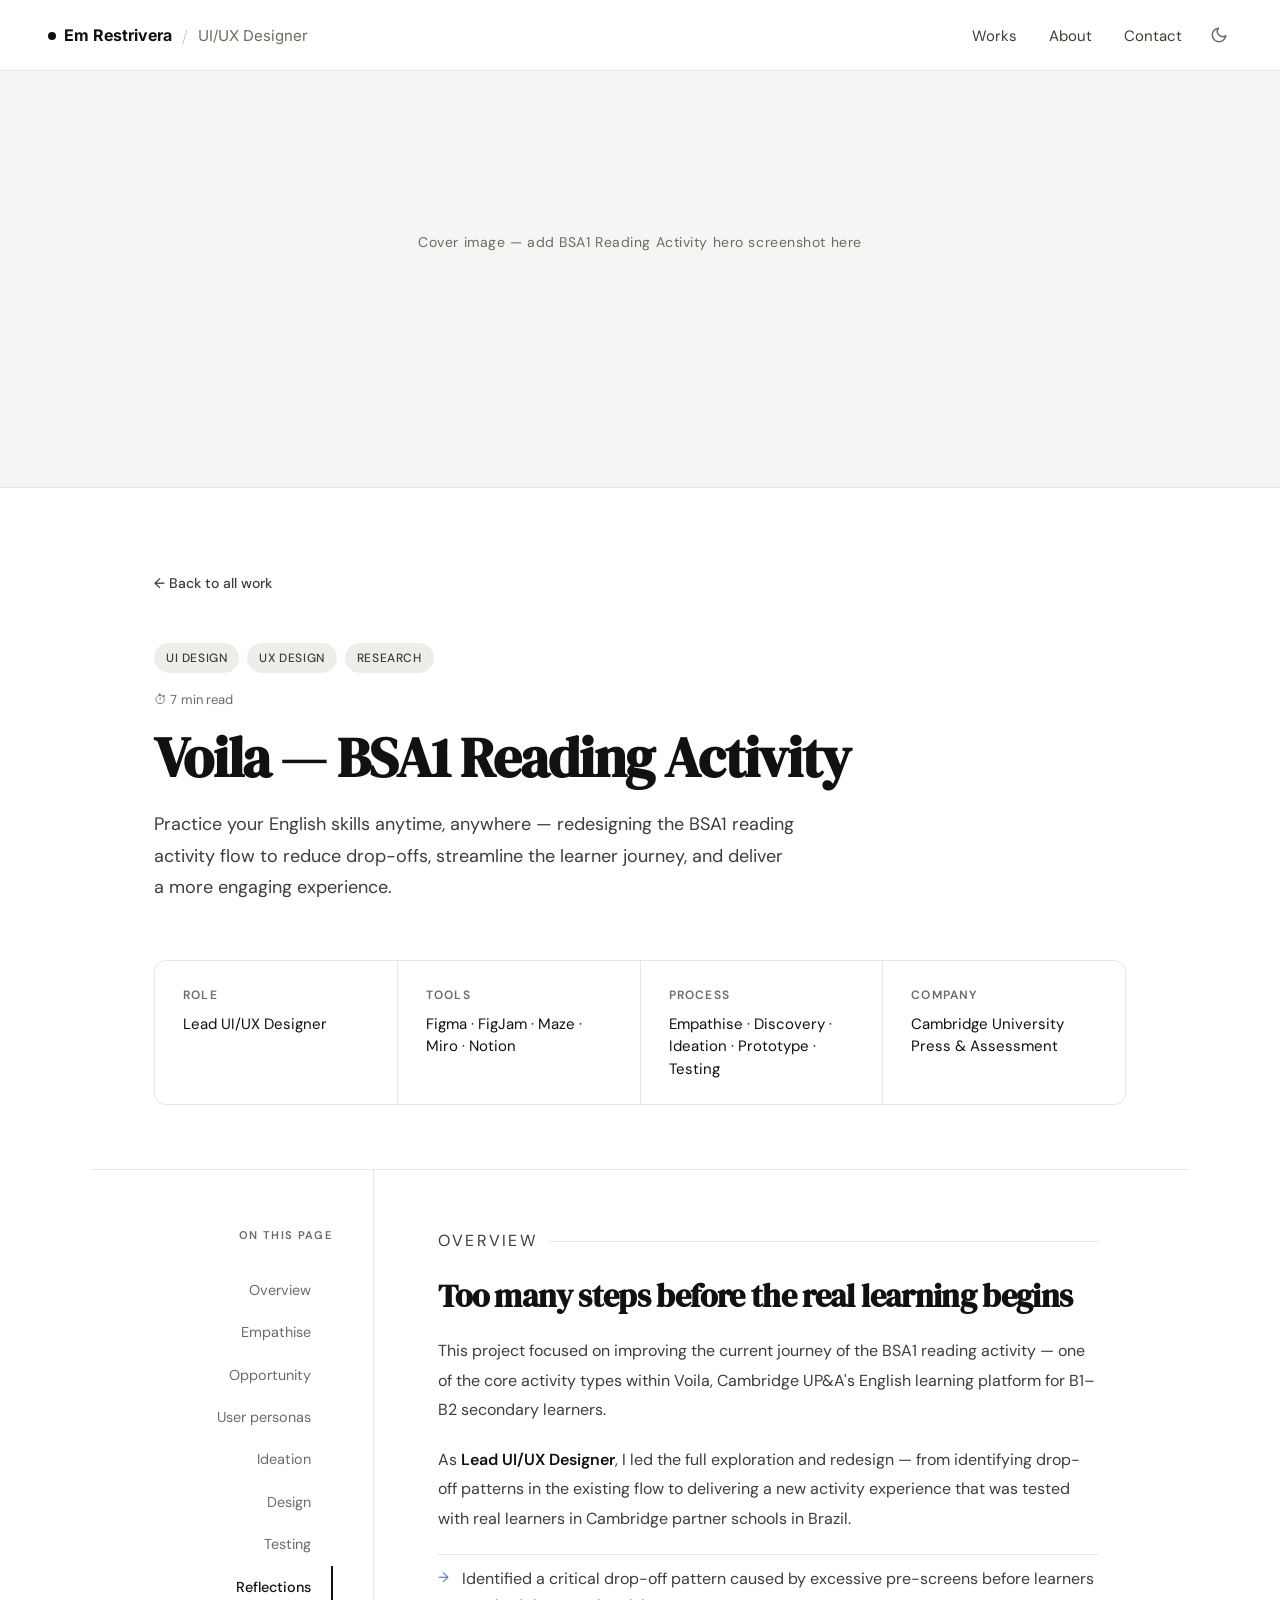
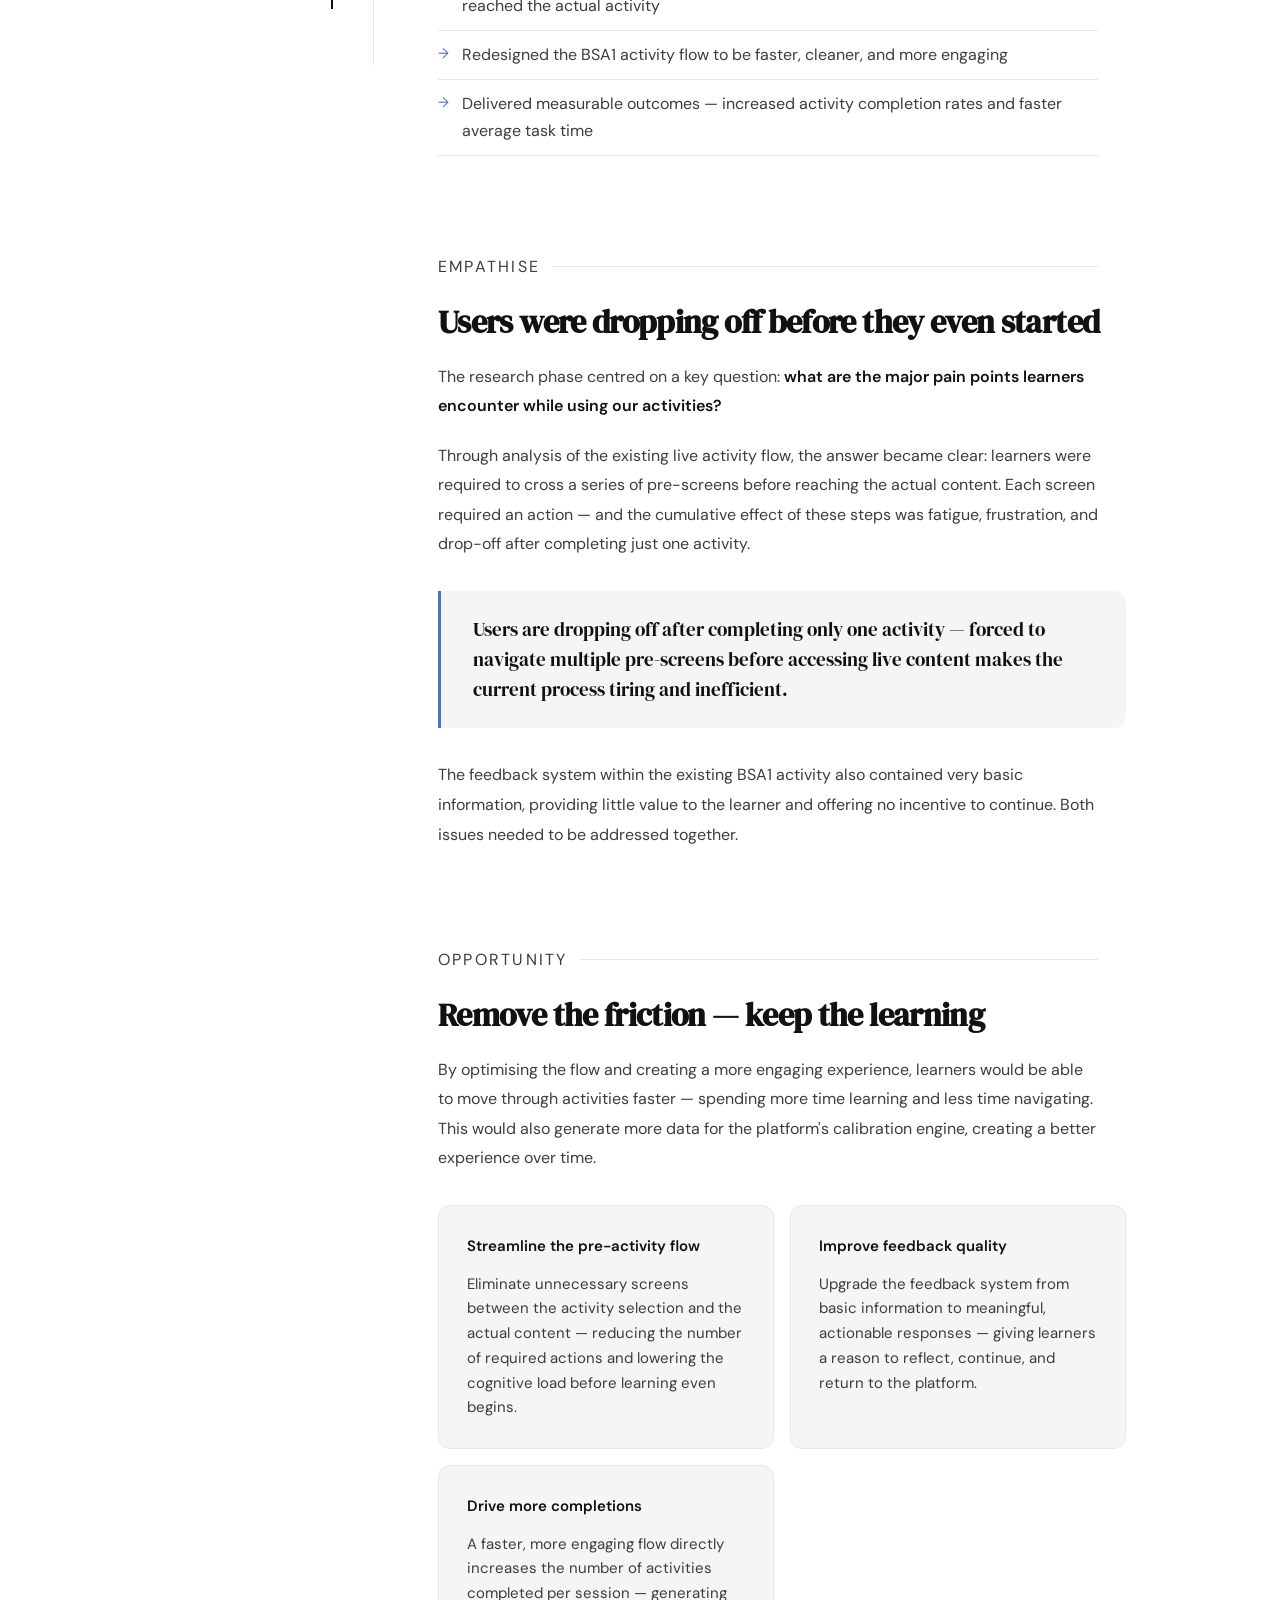
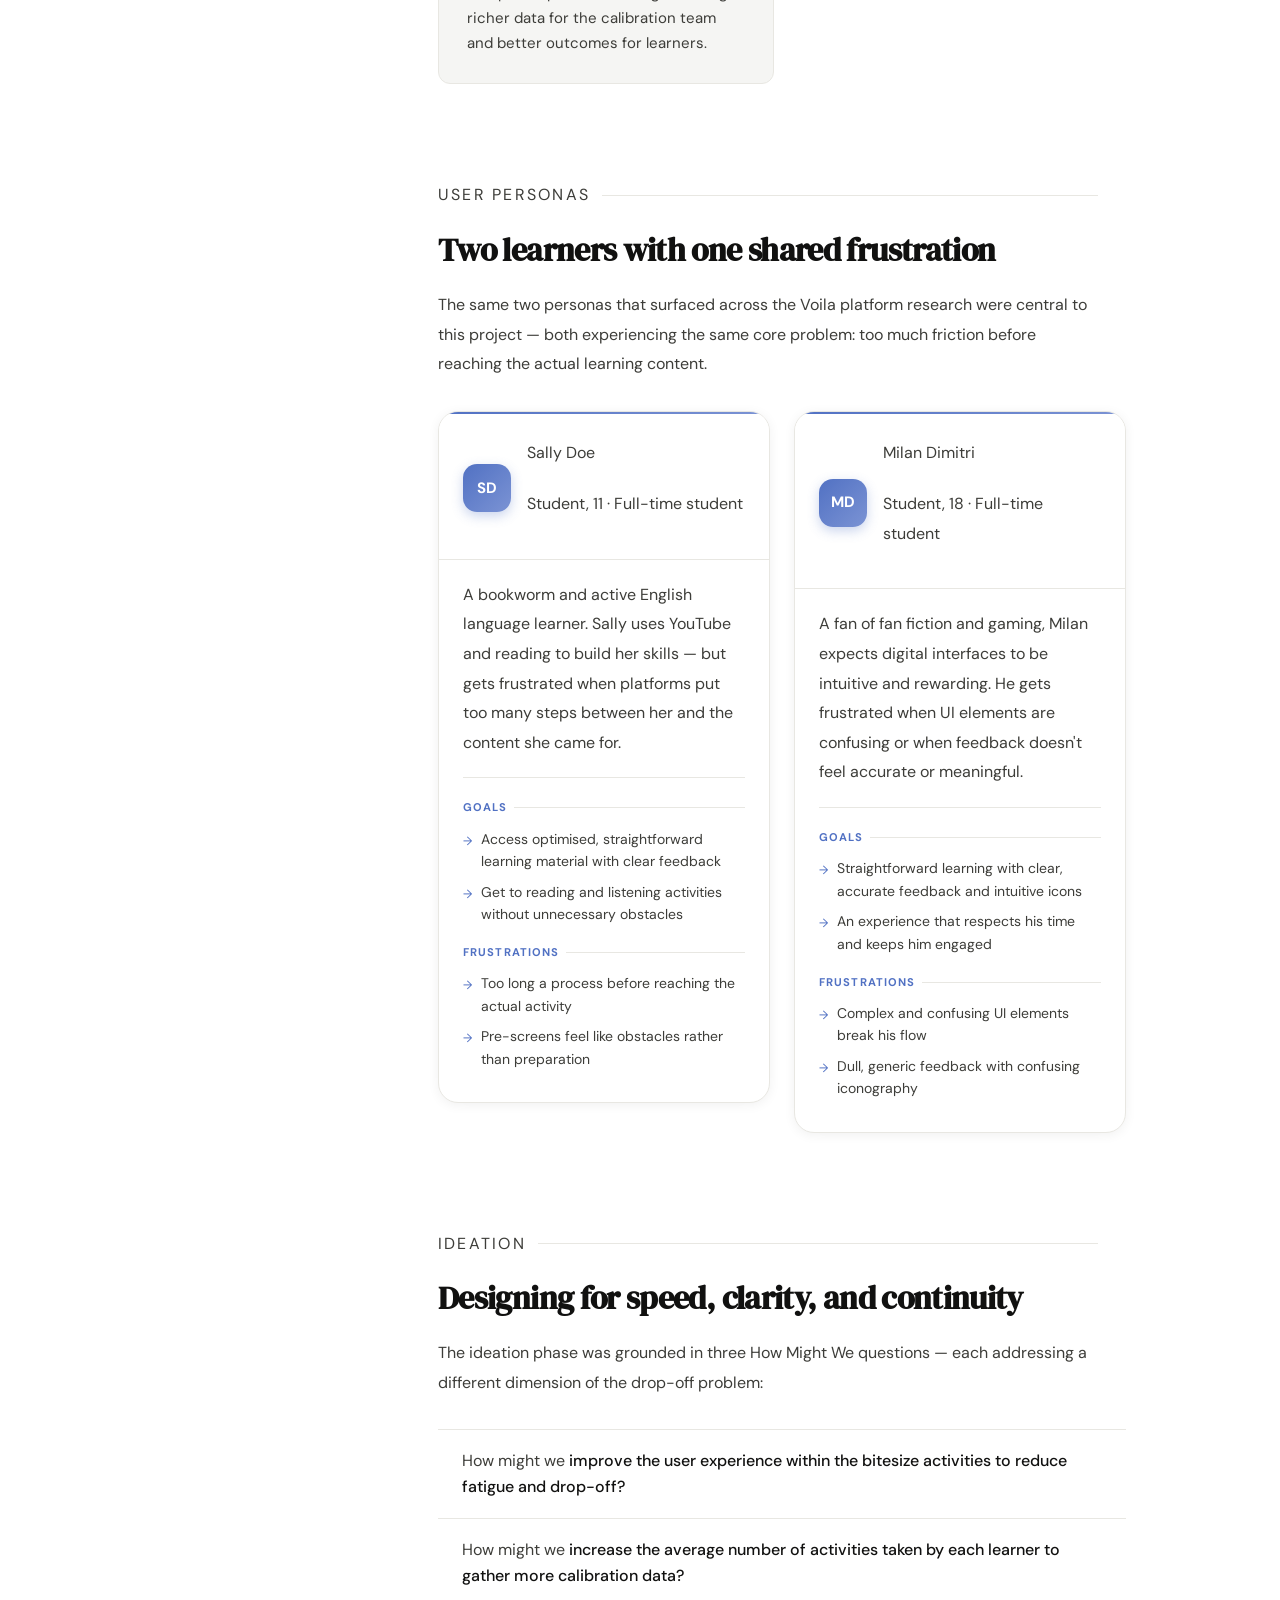
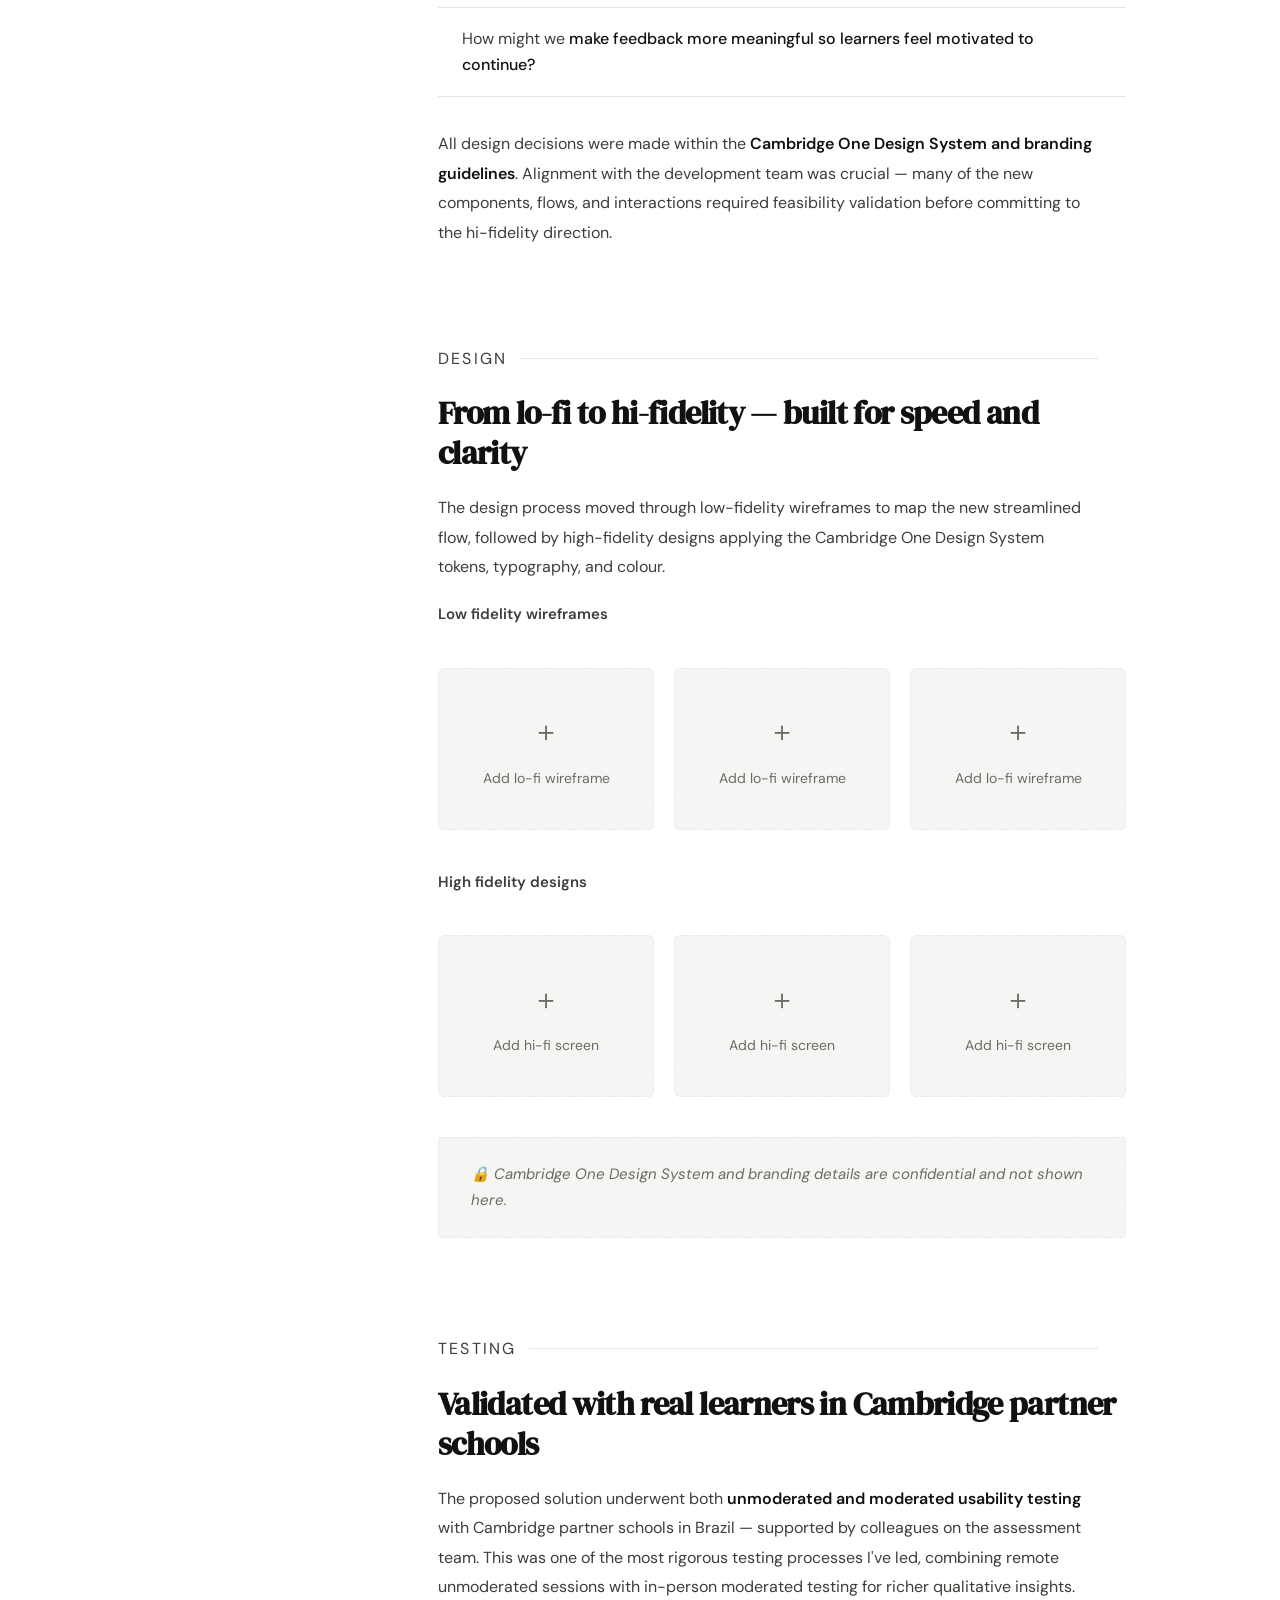
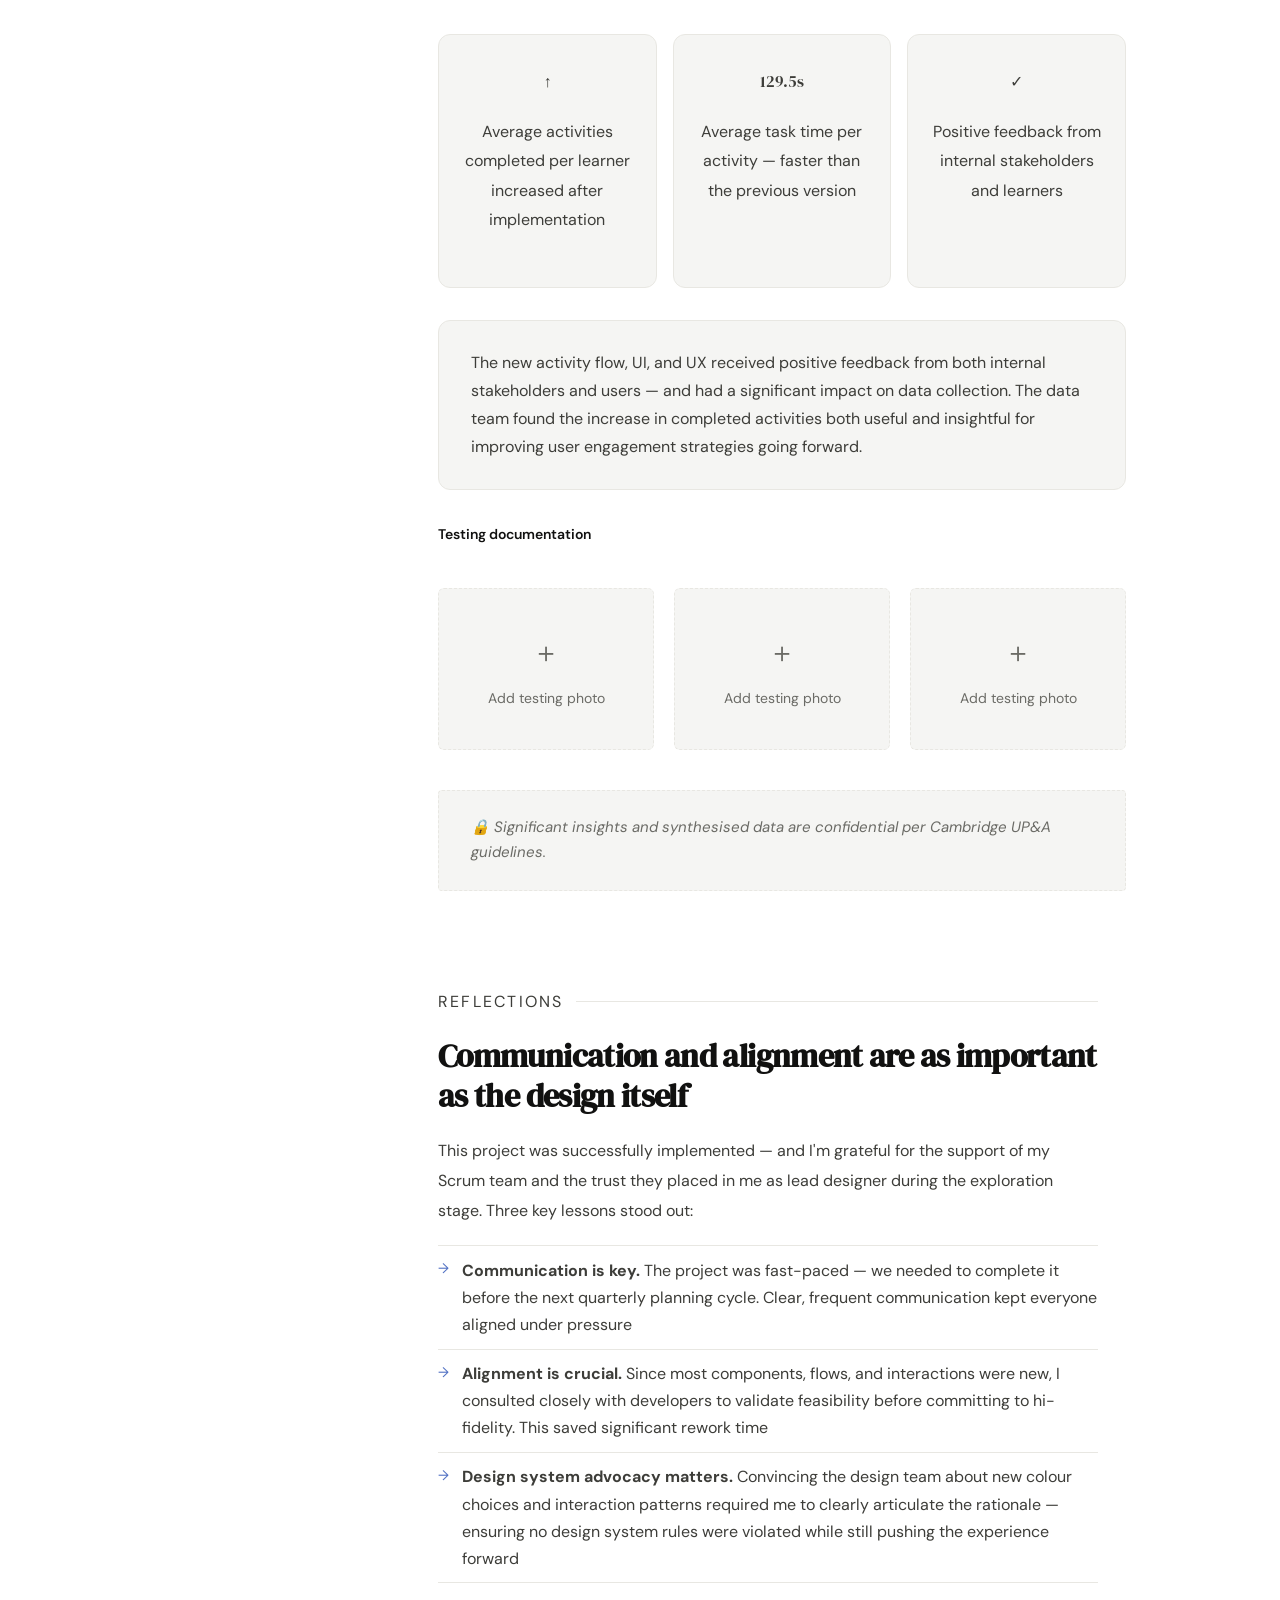
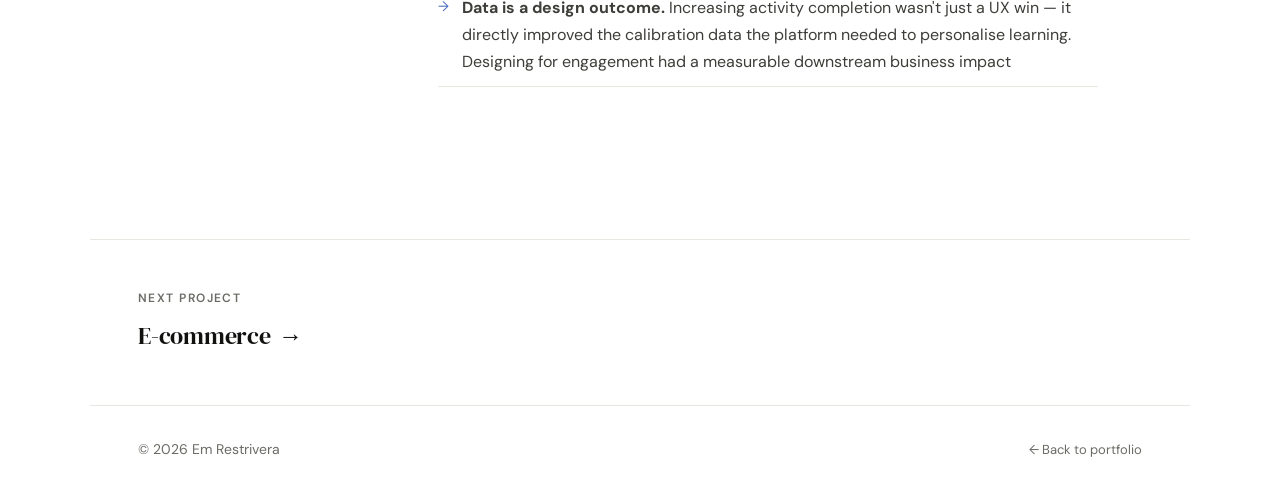
<file: activityhomepage.html>
<!DOCTYPE html>
<html lang="en">
<head>
<meta charset="UTF-8" />
<meta name="viewport" content="width=device-width, initial-scale=1.0" />
<link rel="icon" href="data:image/svg+xml,<svg xmlns='http://www.w3.org/2000/svg' viewBox='0 0 100 100'><circle cx='50' cy='50' r='48' fill='%23000000'/><text x='50' y='68' text-anchor='middle' font-size='62' font-family='Inter, Arial, sans-serif' font-weight='700' fill='%23ffffff'>E</text></svg>">
<title>Voila BSA1 Reading Activity — Em Restrivera</title>
<link rel="preconnect" href="https://fonts.googleapis.com" />
<link rel="preconnect" href="https://fonts.gstatic.com" crossorigin />
<link href="https://fonts.googleapis.com/css2?family=Inter:wght@400;500;600;700&family=DM+Serif+Display:ital@0;1&family=DM+Sans:ital,opsz,wght@0,9..40,300;0,9..40,400;0,9..40,500;1,9..40,300&display=swap" rel="stylesheet" />
<link rel="stylesheet" href="case-study.css" />
<style>
  .cs-layout{display:grid;grid-template-columns:220px 1fr;gap:0;max-width:1100px;margin:0 auto;align-items:start;padding:0 4rem}
  .cs-sidenav{position:sticky;top:6rem;padding:3.5rem 2.5rem 3.5rem 0;border-right:1px solid var(--border)}
  .cs-sidenav-title{font-size:0.7rem;font-weight:600;letter-spacing:0.12em;text-transform:uppercase;color:var(--subtle);margin-bottom:1.5rem;text-align:right}
  .cs-sidenav ul{list-style:none;padding:0;margin:0;display:flex;flex-direction:column;gap:0}
  .cs-sidenav ul li a{display:block;font-size:0.9rem;color:var(--subtle);text-decoration:none;padding:0.65rem 1.25rem 0.65rem 0;border-right:2px solid transparent;transition:all 0.2s ease;line-height:1.5;text-align:right}
  .cs-sidenav ul li a:hover{color:var(--text);border-right-color:var(--text)}
  .cs-sidenav ul li a.active{color:var(--text);font-weight:500;border-right-color:var(--text)}
  .cs-main{padding:3.5rem 0 3.5rem 4rem}
  .img-upload-grid{display:grid;grid-template-columns:repeat(auto-fit,minmax(200px,1fr));gap:1.25rem;margin:2.5rem 0}
  .img-upload-box{aspect-ratio:4/3;border:1.5px dashed var(--border);border-radius:6px;display:flex;flex-direction:column;align-items:center;justify-content:center;gap:0.75rem;background:var(--surface);cursor:pointer;transition:all 0.2s ease;position:relative;overflow:hidden}
  .img-upload-box:hover{border-color:var(--muted);background:var(--bg)}
  .img-upload-box input[type="file"]{position:absolute;inset:0;opacity:0;cursor:pointer;width:100%;height:100%}
  .img-upload-box img{position:absolute;inset:0;width:100%;height:100%;object-fit:cover;display:none}
  .img-upload-box .upload-icon{font-size:1.75rem;color:var(--subtle)}
  .img-upload-box .upload-label{font-size:0.875rem;color:var(--subtle);text-align:center;line-height:1.5;padding:0 1.25rem}
  .confidential-box{background:var(--surface);border:1px dashed var(--border);border-radius:4px;padding:1.5rem 2rem;margin:2rem 0;display:flex;align-items:center;gap:0.75rem}
  .confidential-box span{font-size:0.9375rem;color:var(--subtle);font-style:italic}
  @media(max-width:768px){.cs-layout{grid-template-columns:1fr;padding:0 1.5rem}.cs-sidenav{display:none}.cs-main{padding:2rem 0}}
</style>
</head>
<body>

<nav>
  <a href="index.html" class="nav-logo">
    <span style="display:inline-flex;align-items:center;gap:0.5rem;">
      <span style="width:8px;height:8px;background:var(--text);border-radius:50%;display:inline-block;flex-shrink:0;transition:background 0.22s ease;"></span>
      <span style="font-weight:700;font-family:'Inter',sans-serif;font-size:1rem;color:var(--text);">Em Restrivera</span>
      <span style="color:var(--subtle);font-weight:300;font-size:1rem;margin:0 0.15rem;">/</span>
      <span style="font-weight:400;font-family:'Inter',sans-serif;font-size:0.9375rem;color:var(--subtle);">UI/UX Designer</span>
    </span>
  </a>
  <div style="display:flex;align-items:center;gap:1.5rem;">
  <ul class="nav-links">
    <li><a href="index.html#works">Works</a></li>
    <li><a href="index.html#about">About</a></li>
    <li><a href="index.html#contact">Contact</a></li>
  </ul>
    <button id="theme-toggle" aria-label="Toggle dark mode" style="background:none;border:none;cursor:pointer;padding:4px;display:flex;align-items:center;justify-content:center;color:var(--subtle);transition:color 0.22s ease;">
    <svg id="icon-sun" width="18" height="18" viewBox="0 0 24 24" fill="none" stroke="currentColor" stroke-width="2" stroke-linecap="round" stroke-linejoin="round" style="display:none"><circle cx="12" cy="12" r="5"/><line x1="12" y1="1" x2="12" y2="3"/><line x1="12" y1="21" x2="12" y2="23"/><line x1="4.22" y1="4.22" x2="5.64" y2="5.64"/><line x1="18.36" y1="18.36" x2="19.78" y2="19.78"/><line x1="1" y1="12" x2="3" y2="12"/><line x1="21" y1="12" x2="23" y2="12"/><line x1="4.22" y1="19.78" x2="5.64" y2="18.36"/><line x1="18.36" y1="5.64" x2="19.78" y2="4.22"/></svg>
    <svg id="icon-moon" width="18" height="18" viewBox="0 0 24 24" fill="none" stroke="currentColor" stroke-width="2" stroke-linecap="round" stroke-linejoin="round"><path d="M21 12.79A9 9 0 1 1 11.21 3 7 7 0 0 0 21 12.79z"/></svg>
  </button>
  </div>
</nav>

<!-- COVER -->
<div class="cs-cover fade-up">
  <div class="cs-cover-img">Cover image — add BSA1 Reading Activity hero screenshot here</div>
</div>

<!-- HERO -->
<div class="cs-hero fade-up">
  <a href="index.html" class="cs-back">← Back to all work</a>
  <div class="cs-tags">
    <span class="cs-tag">UI Design</span>
    <span class="cs-tag">UX Design</span>
    <span class="cs-tag">Research</span>
  </div>
  <p class="cs-reading-time">⏱ 7 min read</p>
  <h1>Voila — BSA1 Reading Activity</h1>
  <p class="subtitle">Practice your English skills anytime, anywhere — redesigning the BSA1 reading activity flow to reduce drop-offs, streamline the learner journey, and deliver a more engaging experience.</p>
  <div class="cs-meta">
    <div class="cs-meta-item">
      <p class="cs-meta-label">Role</p>
      <p class="cs-meta-value">Lead UI/UX Designer</p>
    </div>
    <div class="cs-meta-item">
      <p class="cs-meta-label">Tools</p>
      <p class="cs-meta-value">Figma · FigJam · Maze · Miro · Notion</p>
    </div>
    <div class="cs-meta-item">
      <p class="cs-meta-label">Process</p>
      <p class="cs-meta-value">Empathise · Discovery · Ideation · Prototype · Testing</p>
    </div>
    <div class="cs-meta-item">
      <p class="cs-meta-label">Company</p>
      <p class="cs-meta-value">Cambridge University Press & Assessment</p>
    </div>
  </div>
</div>

<!-- TWO COLUMN LAYOUT -->
<div class="cs-layout">

  <aside class="cs-sidenav">
    <p class="cs-sidenav-title">On this page</p>
    <ul>
      <li><a href="#overview">Overview</a></li>
      <li><a href="#empathise">Empathise</a></li>
      <li><a href="#opportunity">Opportunity</a></li>
      <li><a href="#personas">User personas</a></li>
      <li><a href="#ideation">Ideation</a></li>
      <li><a href="#design">Design</a></li>
      <li><a href="#testing">Testing</a></li>
      <li><a href="#reflections">Reflections</a></li>
    </ul>
  </aside>

  <div class="cs-main">

    <!-- OVERVIEW -->
    <div class="cs-section fade-up" id="overview">
      <p class="cs-section-label">Overview</p>
      <h2>Too many steps before the real learning begins</h2>
      <p>This project focused on improving the current journey of the BSA1 reading activity — one of the core activity types within Voila, Cambridge UP&A's English learning platform for B1–B2 secondary learners.</p>
      <p>As <strong>Lead UI/UX Designer</strong>, I led the full exploration and redesign — from identifying drop-off patterns in the existing flow to delivering a new activity experience that was tested with real learners in Cambridge partner schools in Brazil.</p>
      <ul class="cs-list">
        <li>Identified a critical drop-off pattern caused by excessive pre-screens before learners reached the actual activity</li>
        <li>Redesigned the BSA1 activity flow to be faster, cleaner, and more engaging</li>
        <li>Delivered measurable outcomes — increased activity completion rates and faster average task time</li>
      </ul>
    </div>

    <!-- EMPATHISE -->
    <div class="cs-section fade-up" id="empathise">
      <p class="cs-section-label">Empathise</p>
      <h2>Users were dropping off before they even started</h2>
      <p>The research phase centred on a key question: <strong>what are the major pain points learners encounter while using our activities?</strong></p>
      <p>Through analysis of the existing live activity flow, the answer became clear: learners were required to cross a series of pre-screens before reaching the actual content. Each screen required an action — and the cumulative effect of these steps was fatigue, frustration, and drop-off after completing just one activity.</p>

      <div class="problem-box">
        <p>Users are dropping off after completing only one activity — forced to navigate multiple pre-screens before accessing live content makes the current process tiring and inefficient.</p>
      </div>

      <p>The feedback system within the existing BSA1 activity also contained very basic information, providing little value to the learner and offering no incentive to continue. Both issues needed to be addressed together.</p>
    </div>

    <!-- OPPORTUNITY -->
    <div class="cs-section fade-up" id="opportunity">
      <p class="cs-section-label">Opportunity</p>
      <h2>Remove the friction — keep the learning</h2>
      <p>By optimising the flow and creating a more engaging experience, learners would be able to move through activities faster — spending more time learning and less time navigating. This would also generate more data for the platform's calibration engine, creating a better experience over time.</p>
      <div class="opportunities">
        <div class="opportunity">
          <h4>Streamline the pre-activity flow</h4>
          <p>Eliminate unnecessary screens between the activity selection and the actual content — reducing the number of required actions and lowering the cognitive load before learning even begins.</p>
        </div>
        <div class="opportunity">
          <h4>Improve feedback quality</h4>
          <p>Upgrade the feedback system from basic information to meaningful, actionable responses — giving learners a reason to reflect, continue, and return to the platform.</p>
        </div>
        <div class="opportunity">
          <h4>Drive more completions</h4>
          <p>A faster, more engaging flow directly increases the number of activities completed per session — generating richer data for the calibration team and better outcomes for learners.</p>
        </div>
      </div>
    </div>

    <!-- PERSONAS -->
    <div class="cs-section fade-up" id="personas">
      <p class="cs-section-label">User personas</p>
      <h2>Two learners with one shared frustration</h2>
      <p>The same two personas that surfaced across the Voila platform research were central to this project — both experiencing the same core problem: too much friction before reaching the actual learning content.</p>
      <div class="personas">
        <div class="persona">
          <div class="persona-header">
            <div class="persona-avatar">SD</div>
            <div style="display:flex;flex-direction:column;gap:2px;">
              <p class="persona-name">Sally Doe</p>
              <p class="persona-role">Student, 11 · Full-time student</p>
            </div>
          </div>
          <div class="persona-body">
            <p class="persona-bio">A bookworm and active English language learner. Sally uses YouTube and reading to build her skills — but gets frustrated when platforms put too many steps between her and the content she came for.</p>
            <div class="persona-section">
            <h5>Goals</h5>
            <ul>
              <li>Access optimised, straightforward learning material with clear feedback</li>
              <li>Get to reading and listening activities without unnecessary obstacles</li>
            </ul>
          </div>
            <div class="persona-section">
            <h5>Frustrations</h5>
            <ul>
              <li>Too long a process before reaching the actual activity</li>
              <li>Pre-screens feel like obstacles rather than preparation</li>
            </ul>
          </div>
          </div>
        </div><div class="persona">
          <div class="persona-header">
            <div class="persona-avatar">MD</div>
            <div style="display:flex;flex-direction:column;gap:2px;">
              <p class="persona-name">Milan Dimitri</p>
              <p class="persona-role">Student, 18 · Full-time student</p>
            </div>
          </div>
          <div class="persona-body">
            <p class="persona-bio">A fan of fan fiction and gaming, Milan expects digital interfaces to be intuitive and rewarding. He gets frustrated when UI elements are confusing or when feedback doesn't feel accurate or meaningful.</p>
            <div class="persona-section">
            <h5>Goals</h5>
            <ul>
              <li>Straightforward learning with clear, accurate feedback and intuitive icons</li>
              <li>An experience that respects his time and keeps him engaged</li>
            </ul>
          </div>
            <div class="persona-section">
            <h5>Frustrations</h5>
            <ul>
              <li>Complex and confusing UI elements break his flow</li>
              <li>Dull, generic feedback with confusing iconography</li>
            </ul>
          </div>
          </div>
        </div></div>
    </div>

    <!-- IDEATION -->
    <div class="cs-section fade-up" id="ideation">
      <p class="cs-section-label">Ideation</p>
      <h2>Designing for speed, clarity, and continuity</h2>
      <p>The ideation phase was grounded in three How Might We questions — each addressing a different dimension of the drop-off problem:</p>
      <div class="hmw">
        <div class="hmw-item">How might we <em>improve the user experience within the bitesize activities to reduce fatigue and drop-off?</em></div>
        <div class="hmw-item">How might we <em>increase the average number of activities taken by each learner to gather more calibration data?</em></div>
        <div class="hmw-item">How might we <em>make feedback more meaningful so learners feel motivated to continue?</em></div>
      </div>
      <p>All design decisions were made within the <strong>Cambridge One Design System and branding guidelines</strong>. Alignment with the development team was crucial — many of the new components, flows, and interactions required feasibility validation before committing to the hi-fidelity direction.</p>
    </div>

    <!-- DESIGN -->
    <div class="cs-section fade-up" id="design">
      <p class="cs-section-label">Design</p>
      <h2>From lo-fi to hi-fidelity — built for speed and clarity</h2>
      <p>The design process moved through low-fidelity wireframes to map the new streamlined flow, followed by high-fidelity designs applying the Cambridge One Design System tokens, typography, and colour.</p>

      <div class="screen-group" style="margin-bottom:2rem;">
        <h4>Low fidelity wireframes</h4>
        <div class="img-upload-grid">
          <div class="img-upload-box">
            <input type="file" accept="image/*" onchange="previewImage(this)" />
            <span class="upload-icon">＋</span>
            <span class="upload-label">Add lo-fi wireframe</span>
            <img alt="Lo-fi 1" />
          </div>
          <div class="img-upload-box">
            <input type="file" accept="image/*" onchange="previewImage(this)" />
            <span class="upload-icon">＋</span>
            <span class="upload-label">Add lo-fi wireframe</span>
            <img alt="Lo-fi 2" />
          </div>
          <div class="img-upload-box">
            <input type="file" accept="image/*" onchange="previewImage(this)" />
            <span class="upload-icon">＋</span>
            <span class="upload-label">Add lo-fi wireframe</span>
            <img alt="Lo-fi 3" />
          </div>
        </div>
      </div>

      <div class="screen-group">
        <h4>High fidelity designs</h4>
        <div class="img-upload-grid">
          <div class="img-upload-box">
            <input type="file" accept="image/*" onchange="previewImage(this)" />
            <span class="upload-icon">＋</span>
            <span class="upload-label">Add hi-fi screen</span>
            <img alt="Hi-fi 1" />
          </div>
          <div class="img-upload-box">
            <input type="file" accept="image/*" onchange="previewImage(this)" />
            <span class="upload-icon">＋</span>
            <span class="upload-label">Add hi-fi screen</span>
            <img alt="Hi-fi 2" />
          </div>
          <div class="img-upload-box">
            <input type="file" accept="image/*" onchange="previewImage(this)" />
            <span class="upload-icon">＋</span>
            <span class="upload-label">Add hi-fi screen</span>
            <img alt="Hi-fi 3" />
          </div>
        </div>
      </div>

      <div class="confidential-box">
        <span>🔒 Cambridge One Design System and branding details are confidential and not shown here.</span>
      </div>
    </div>

    <!-- TESTING -->
    <div class="cs-section fade-up" id="testing">
      <p class="cs-section-label">Testing</p>
      <h2>Validated with real learners in Cambridge partner schools</h2>
      <p>The proposed solution underwent both <strong>unmoderated and moderated usability testing</strong> with Cambridge partner schools in Brazil — supported by colleagues on the assessment team. This was one of the most rigorous testing processes I've led, combining remote unmoderated sessions with in-person moderated testing for richer qualitative insights.</p>

      <div class="stats">
        <div class="stat">
          <p class="stat-num">↑</p>
          <p class="stat-label">Average activities completed per learner increased after implementation</p>
        </div>
        <div class="stat">
          <p class="stat-num">129.5s</p>
          <p class="stat-label">Average task time per activity — faster than the previous version</p>
        </div>
        <div class="stat">
          <p class="stat-num">✓</p>
          <p class="stat-label">Positive feedback from internal stakeholders and learners</p>
        </div>
      </div>

      <div class="summary-box">
        <p>The new activity flow, UI, and UX received positive feedback from both internal stakeholders and users — and had a significant impact on data collection. The data team found the increase in completed activities both useful and insightful for improving user engagement strategies going forward.</p>
      </div>

      <p style="font-size:0.875rem;font-weight:600;color:var(--text);margin-top:2rem;margin-bottom:0.75rem;">Testing documentation</p>
      <div class="img-upload-grid">
        <div class="img-upload-box">
          <input type="file" accept="image/*" onchange="previewImage(this)" />
          <span class="upload-icon">＋</span>
          <span class="upload-label">Add testing photo</span>
          <img alt="Testing photo 1" />
        </div>
        <div class="img-upload-box">
          <input type="file" accept="image/*" onchange="previewImage(this)" />
          <span class="upload-icon">＋</span>
          <span class="upload-label">Add testing photo</span>
          <img alt="Testing photo 2" />
        </div>
        <div class="img-upload-box">
          <input type="file" accept="image/*" onchange="previewImage(this)" />
          <span class="upload-icon">＋</span>
          <span class="upload-label">Add testing photo</span>
          <img alt="Testing photo 3" />
        </div>
      </div>

      <div class="confidential-box">
        <span>🔒 Significant insights and synthesised data are confidential per Cambridge UP&A guidelines.</span>
      </div>
    </div>

    <!-- REFLECTIONS -->
    <div class="cs-section fade-up" id="reflections">
      <p class="cs-section-label">Reflections</p>
      <h2>Communication and alignment are as important as the design itself</h2>
      <p>This project was successfully implemented — and I'm grateful for the support of my Scrum team and the trust they placed in me as lead designer during the exploration stage. Three key lessons stood out:</p>
      <ul class="cs-list">
        <li><strong>Communication is key.</strong> The project was fast-paced — we needed to complete it before the next quarterly planning cycle. Clear, frequent communication kept everyone aligned under pressure</li>
        <li><strong>Alignment is crucial.</strong> Since most components, flows, and interactions were new, I consulted closely with developers to validate feasibility before committing to hi-fidelity. This saved significant rework time</li>
        <li><strong>Design system advocacy matters.</strong> Convincing the design team about new colour choices and interaction patterns required me to clearly articulate the rationale — ensuring no design system rules were violated while still pushing the experience forward</li>
        <li><strong>Data is a design outcome.</strong> Increasing activity completion wasn't just a UX win — it directly improved the calibration data the platform needed to personalise learning. Designing for engagement had a measurable downstream business impact</li>
      </ul>
    </div>

  </div>
</div>

<div class="cs-next fade-up">
  <div>
    <p class="cs-next-label">Next project</p>
    <a href="ecommerce.html">E-commerce <span>→</span></a>
  </div>
</div>

<footer>
  <span>© 2026 Em Restrivera</span>
  <a href="index.html" style="color:var(--subtle);text-decoration:none;font-size:0.8125rem;">← Back to portfolio</a>
</footer>

<script>
  const observer = new IntersectionObserver(e => e.forEach(el => { if (el.isIntersecting) el.target.classList.add('visible'); }), { threshold: 0.1 });
  document.querySelectorAll('.fade-up').forEach(el => observer.observe(el));

  const sections = document.querySelectorAll('.cs-section[id]');
  const navLinks = document.querySelectorAll('.cs-sidenav a');
  const sectionObserver = new IntersectionObserver((entries) => {
    entries.forEach(entry => {
      if (entry.isIntersecting) {
        navLinks.forEach(link => {
          link.classList.remove('active');
          if (link.getAttribute('href') === '#' + entry.target.id) link.classList.add('active');
        });
      }
    });
  }, { threshold: 0.4 });
  sections.forEach(section => sectionObserver.observe(section));

  navLinks.forEach(link => {
    link.addEventListener('click', e => {
      e.preventDefault();
      const target = document.querySelector(link.getAttribute('href'));
      if (target) target.scrollIntoView({ behavior: 'smooth', block: 'start' });
    });
  });

  function previewImage(input) {
    const box = input.parentElement;
    const img = box.querySelector('img');
    const icon = box.querySelector('.upload-icon');
    const label = box.querySelector('.upload-label');
    if (input.files && input.files[0]) {
      const reader = new FileReader();
      reader.onload = e => {
        img.src = e.target.result;
        img.style.display = 'block';
        icon.style.display = 'none';
        label.style.display = 'none';
      };
      reader.readAsDataURL(input.files[0]);
    }
  }

  const _t = document.getElementById("theme-toggle");
  const _th = document.getElementById("toggle-thumb");
  const _tr = document.getElementById("toggle-track");
  const _h = document.documentElement;
  const applyDark = (dark) => {
    if (dark) { _h.classList.add("dark"); if(_th){_th.style.transform="translateX(14px)";_th.style.background="#f0efeb";} if(_tr){_tr.style.background="#4a4a45";} }
    else { _h.classList.remove("dark"); if(_th){_th.style.transform="translateX(0)";_th.style.background="";} if(_tr){_tr.style.background="";} }
  };
  const sv = localStorage.getItem("theme");
  applyDark(sv === "dark" || (!sv && window.matchMedia("(prefers-color-scheme: dark)").matches));
  if(_t){ _t.addEventListener("click", () => { const d = !_h.classList.contains("dark"); localStorage.setItem("theme", d ? "dark" : "light"); applyDark(d); }); }

  // DARK MODE
  const _toggle = document.getElementById("theme-toggle");
  const _iconSun = document.getElementById("icon-sun");
  const _iconMoon = document.getElementById("icon-moon");
  const _html = document.documentElement;

  const applyTheme = (dark) => {
    if (dark) {
      _html.classList.add("dark");
      if (_iconSun) _iconSun.style.display = "block";
      if (_iconMoon) _iconMoon.style.display = "none";
    } else {
      _html.classList.remove("dark");
      if (_iconSun) _iconSun.style.display = "none";
      if (_iconMoon) _iconMoon.style.display = "block";
    }
  };

  const saved = localStorage.getItem("theme");
  const prefersDark = window.matchMedia("(prefers-color-scheme: dark)").matches;
  applyTheme(saved === "dark" || (!saved && prefersDark));

  if (_toggle) {
    _toggle.addEventListener("click", () => {
      const isDark = !_html.classList.contains("dark");
      localStorage.setItem("theme", isDark ? "dark" : "light");
      applyTheme(isDark);
    });
  }
</script>
</body>
</html>
</file>
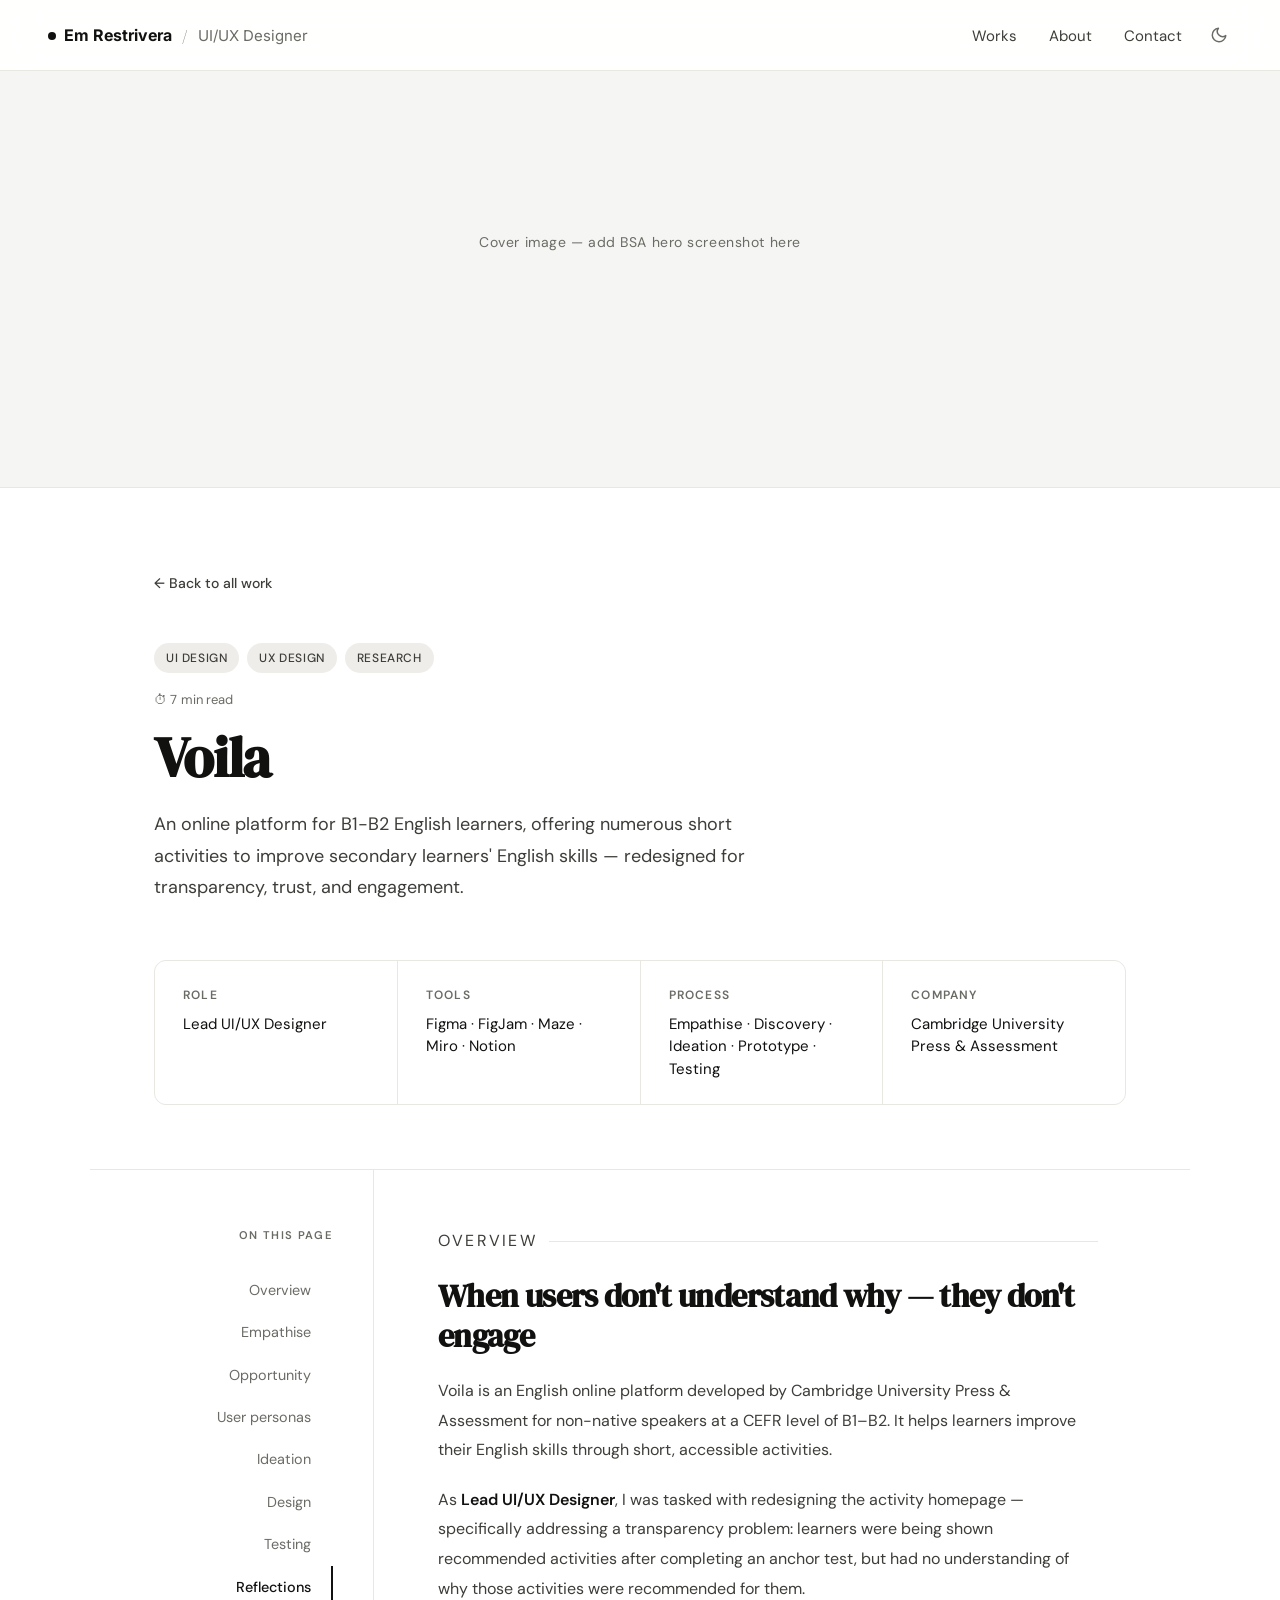
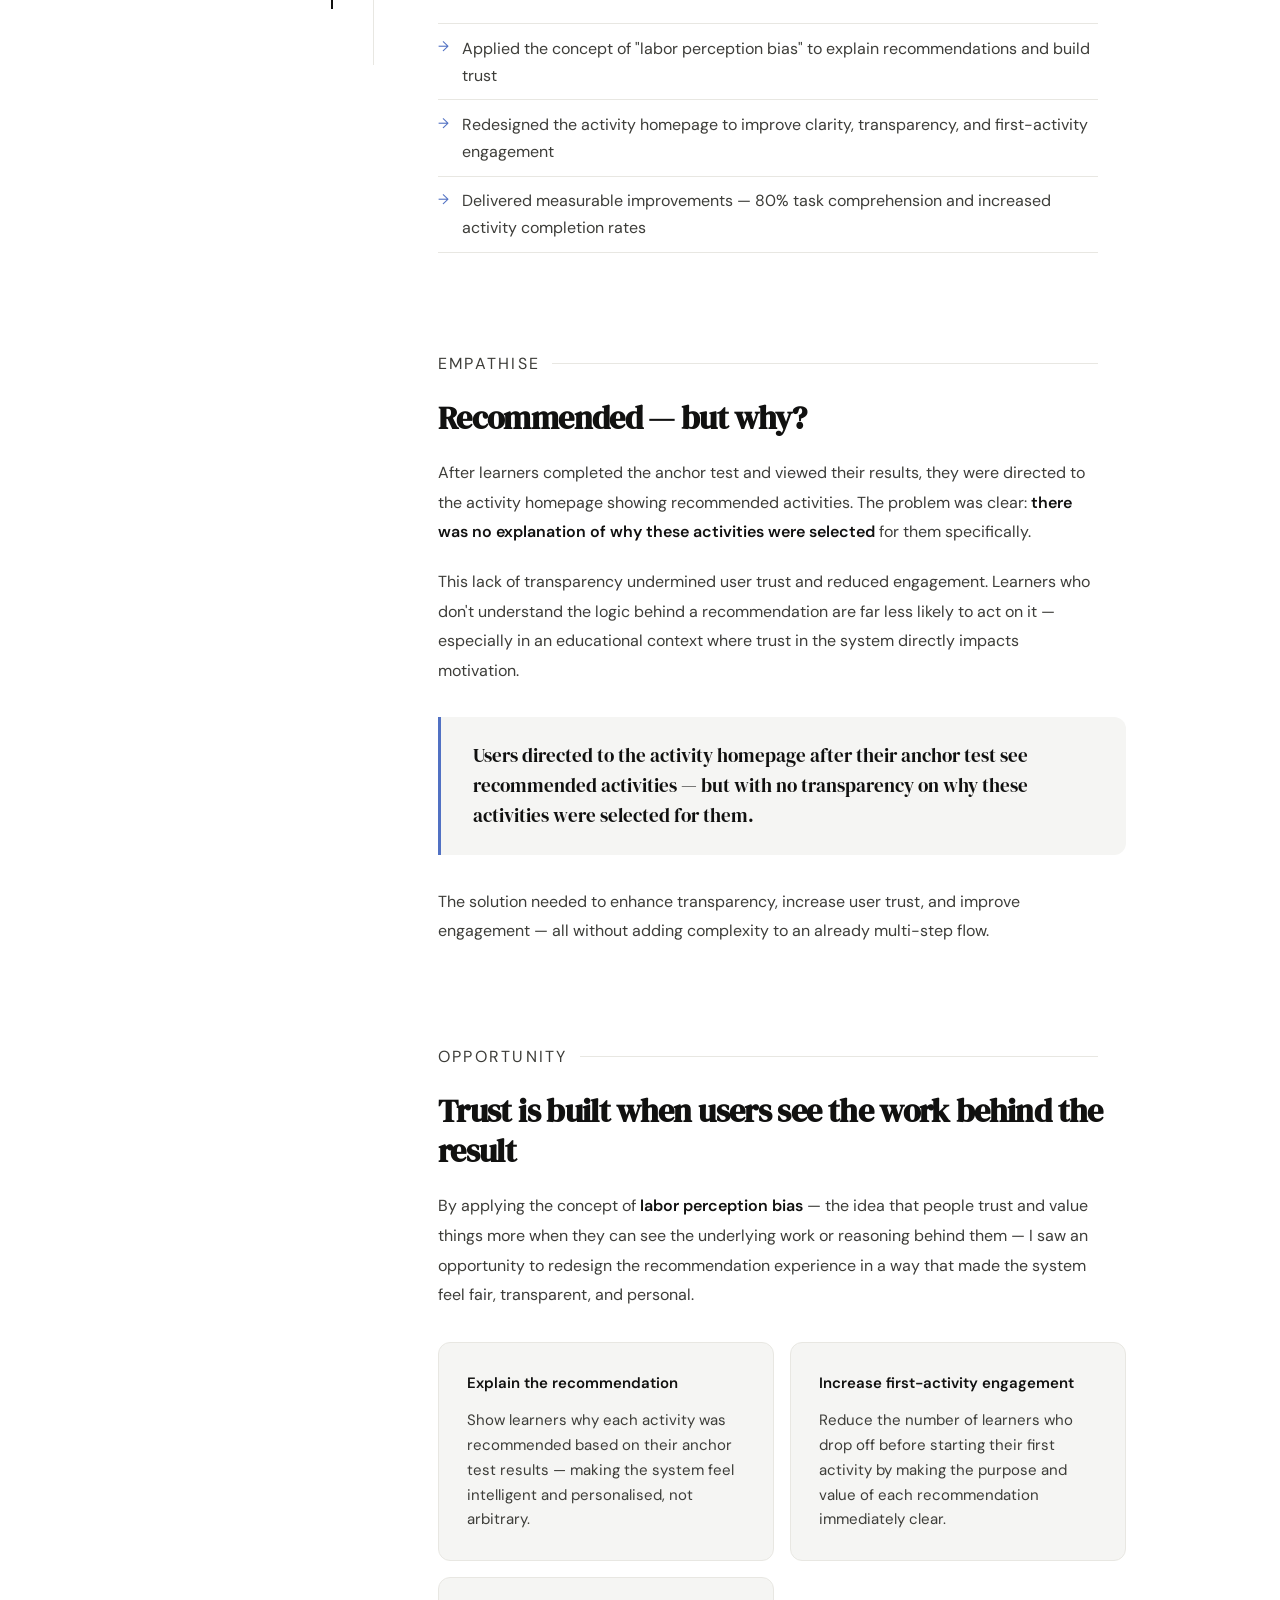
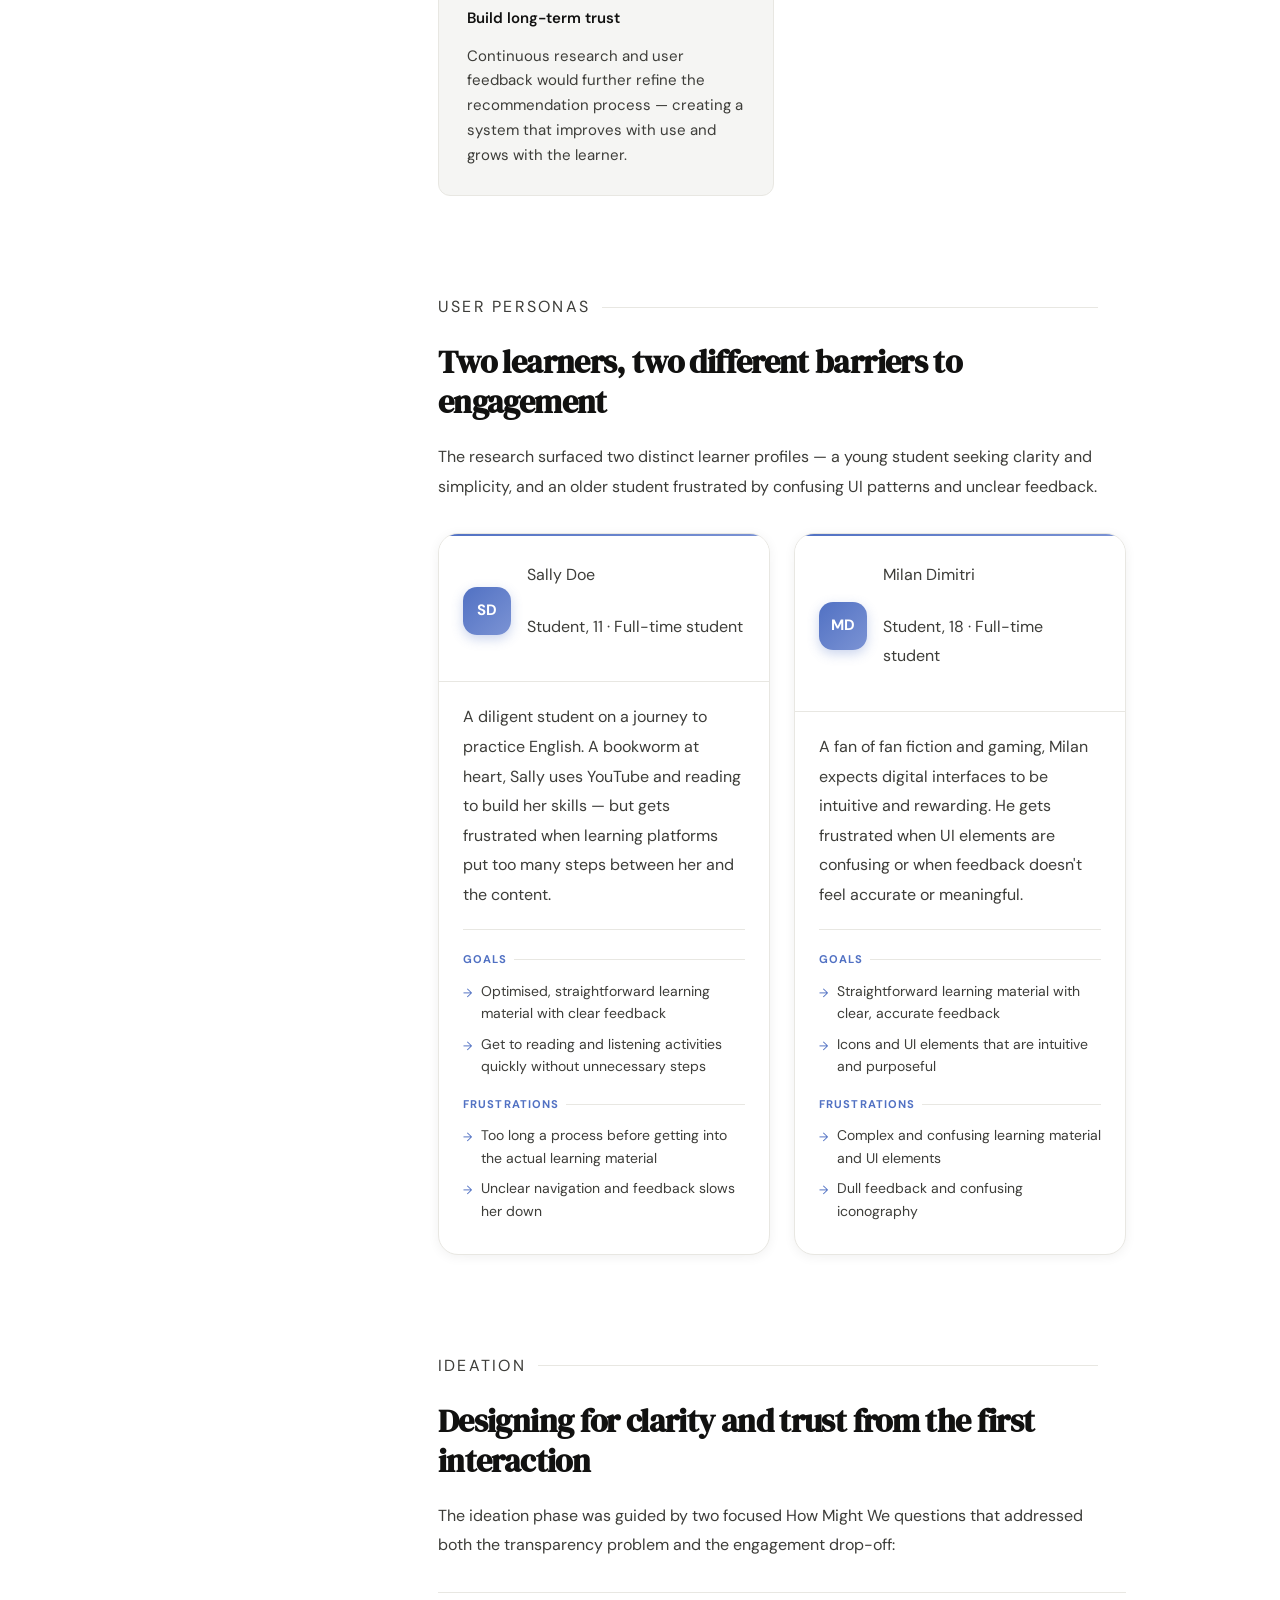
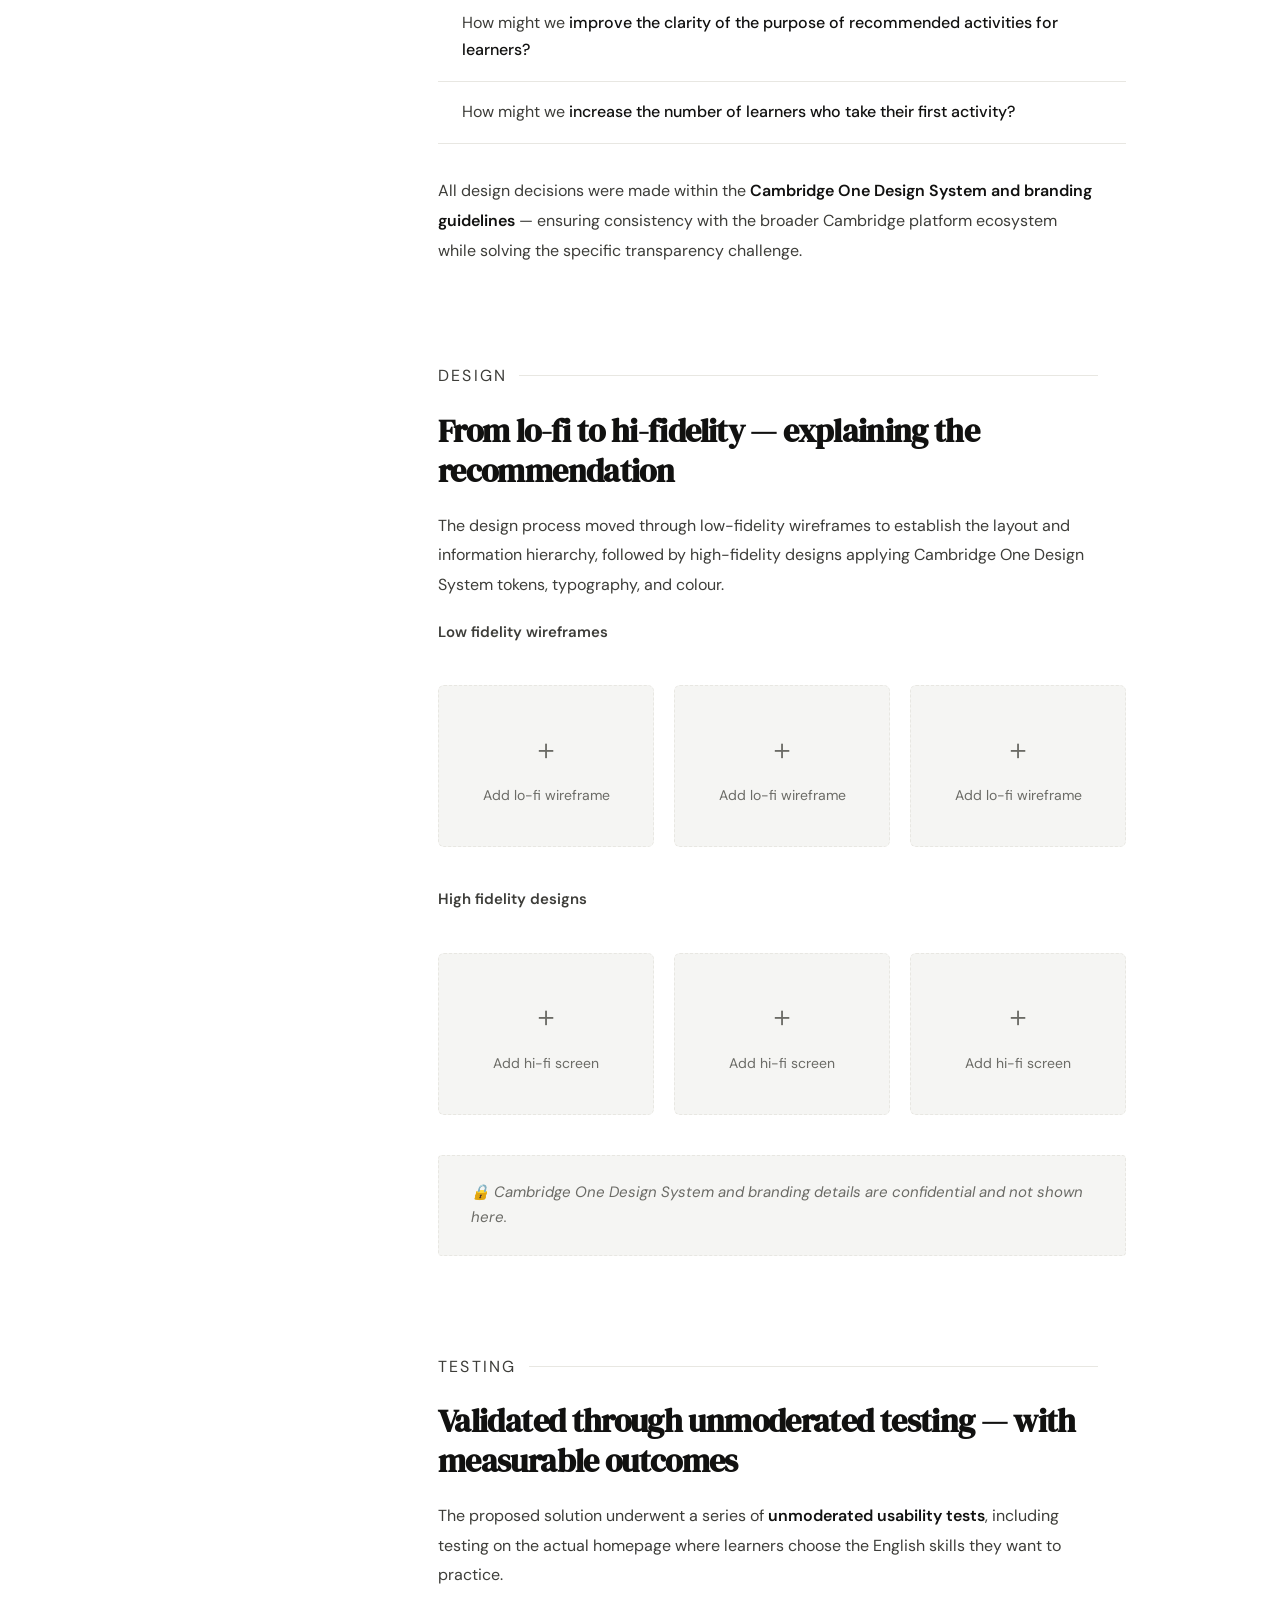
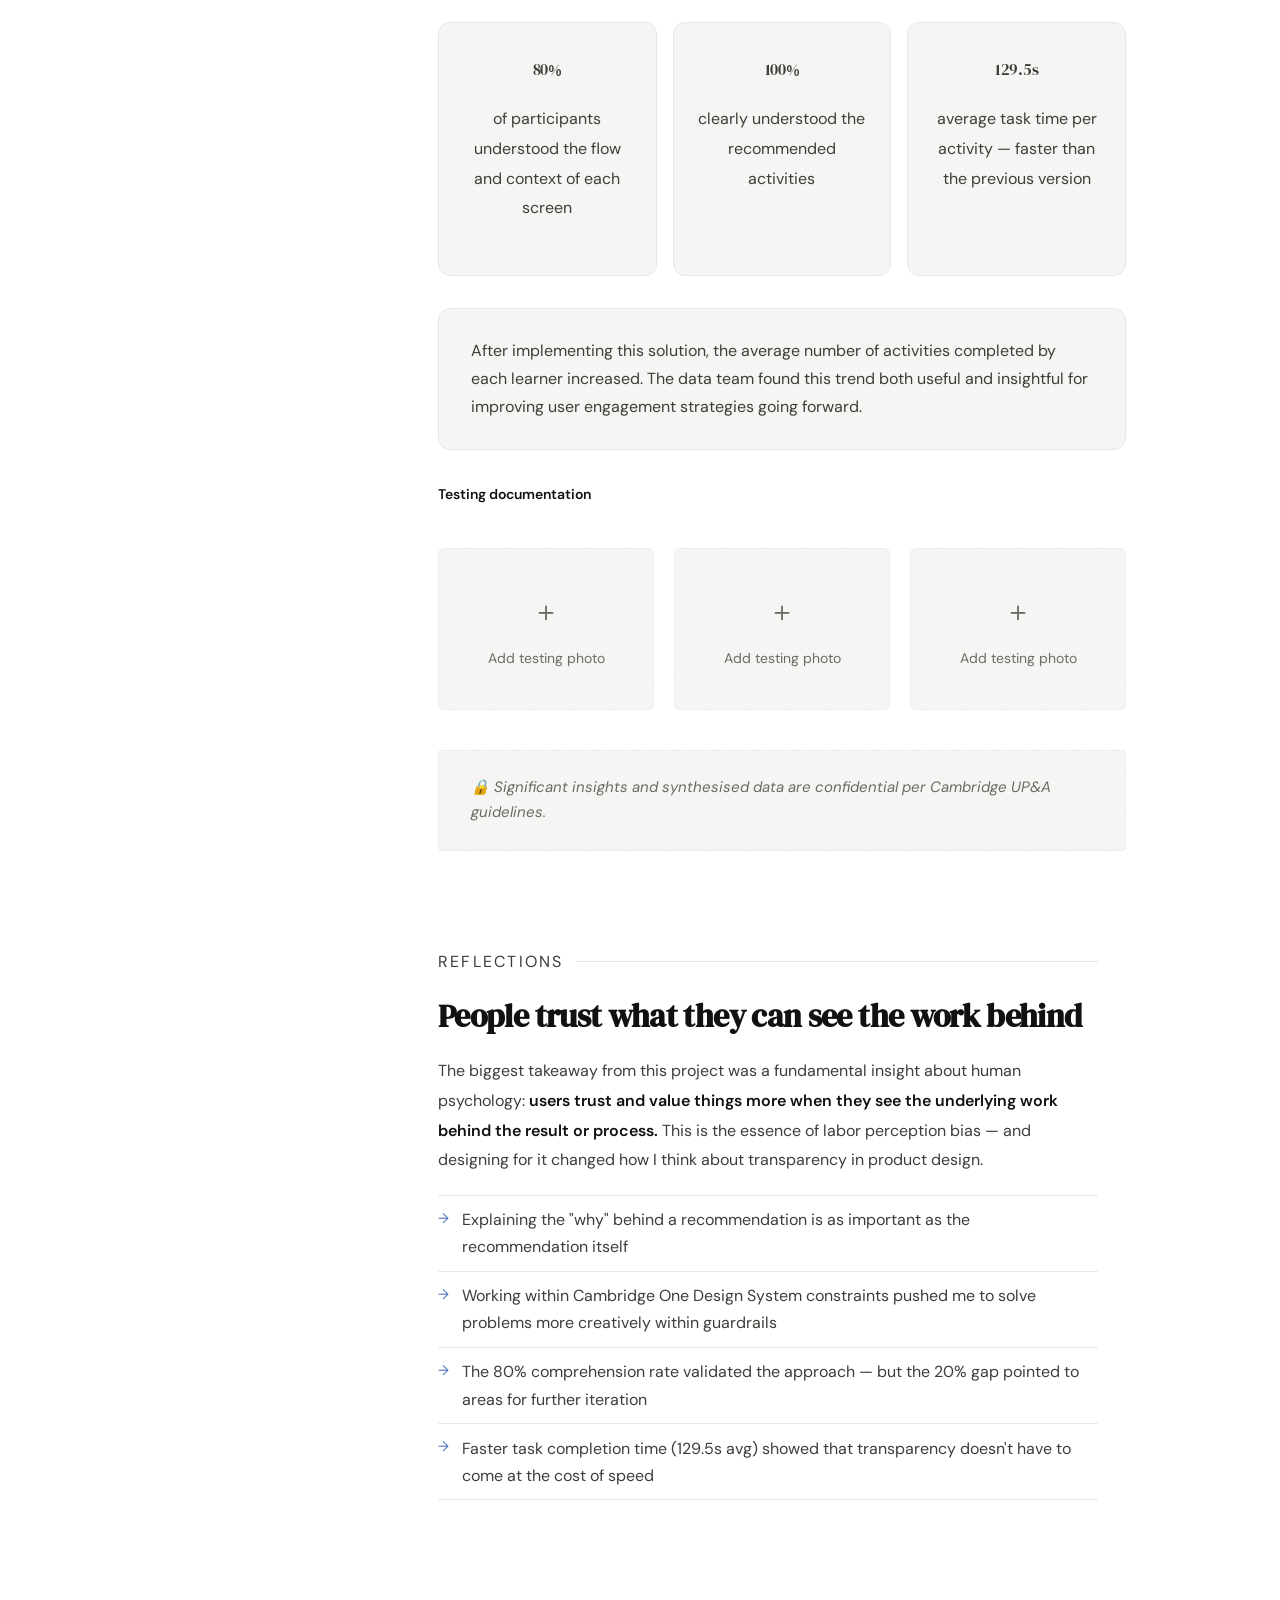
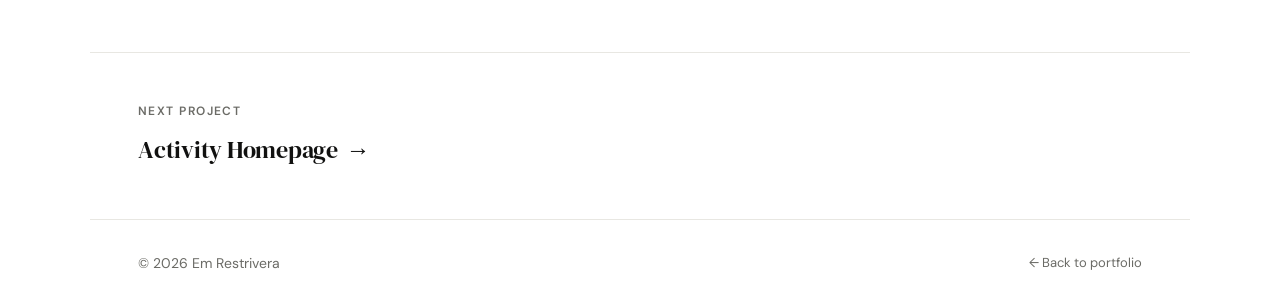
<file: bsa.html>
<!DOCTYPE html>
<html lang="en">
<head>
<meta charset="UTF-8" />
<meta name="viewport" content="width=device-width, initial-scale=1.0" />
<link rel="icon" href="data:image/svg+xml,<svg xmlns='http://www.w3.org/2000/svg' viewBox='0 0 100 100'><circle cx='50' cy='50' r='48' fill='%23000000'/><text x='50' y='68' text-anchor='middle' font-size='62' font-family='Inter, Arial, sans-serif' font-weight='700' fill='%23ffffff'>E</text></svg>">
<title>Voila — Em Restrivera</title>
<link rel="preconnect" href="https://fonts.googleapis.com" />
<link rel="preconnect" href="https://fonts.gstatic.com" crossorigin />
<link href="https://fonts.googleapis.com/css2?family=Inter:wght@400;500;600;700&family=DM+Serif+Display:ital@0;1&family=DM+Sans:ital,opsz,wght@0,9..40,300;0,9..40,400;0,9..40,500;1,9..40,300&display=swap" rel="stylesheet" />
<link rel="stylesheet" href="case-study.css" />
<style>
  .cs-layout{display:grid;grid-template-columns:220px 1fr;gap:0;max-width:1100px;margin:0 auto;align-items:start;padding:0 4rem}
  .cs-sidenav{position:sticky;top:6rem;padding:3.5rem 2.5rem 3.5rem 0;border-right:1px solid var(--border)}
  .cs-sidenav-title{font-size:0.7rem;font-weight:600;letter-spacing:0.12em;text-transform:uppercase;color:var(--subtle);margin-bottom:1.5rem;text-align:right}
  .cs-sidenav ul{list-style:none;padding:0;margin:0;display:flex;flex-direction:column;gap:0}
  .cs-sidenav ul li a{display:block;font-size:0.9rem;color:var(--subtle);text-decoration:none;padding:0.65rem 1.25rem 0.65rem 0;border-right:2px solid transparent;transition:all 0.2s ease;line-height:1.5;text-align:right}
  .cs-sidenav ul li a:hover{color:var(--text);border-right-color:var(--text)}
  .cs-sidenav ul li a.active{color:var(--text);font-weight:500;border-right-color:var(--text)}
  .cs-main{padding:3.5rem 0 3.5rem 4rem}
  .img-upload-grid{display:grid;grid-template-columns:repeat(auto-fit,minmax(200px,1fr));gap:1.25rem;margin:2.5rem 0}
  .img-upload-box{aspect-ratio:4/3;border:1.5px dashed var(--border);border-radius:6px;display:flex;flex-direction:column;align-items:center;justify-content:center;gap:0.75rem;background:var(--surface);cursor:pointer;transition:all 0.2s ease;position:relative;overflow:hidden}
  .img-upload-box:hover{border-color:var(--muted);background:var(--bg)}
  .img-upload-box input[type="file"]{position:absolute;inset:0;opacity:0;cursor:pointer;width:100%;height:100%}
  .img-upload-box img{position:absolute;inset:0;width:100%;height:100%;object-fit:cover;display:none}
  .img-upload-box .upload-icon{font-size:1.75rem;color:var(--subtle)}
  .img-upload-box .upload-label{font-size:0.875rem;color:var(--subtle);text-align:center;line-height:1.5;padding:0 1.25rem}
  .confidential-box{background:var(--surface);border:1px dashed var(--border);border-radius:4px;padding:1.5rem 2rem;margin:2rem 0;display:flex;align-items:center;gap:0.75rem}
  .confidential-box span{font-size:0.9375rem;color:var(--subtle);font-style:italic}
  @media(max-width:768px){.cs-layout{grid-template-columns:1fr;padding:0 1.5rem}.cs-sidenav{display:none}.cs-main{padding:2rem 0}}
</style>
</head>
<body>

<nav>
  <a href="index.html" class="nav-logo">
    <span style="display:inline-flex;align-items:center;gap:0.5rem;">
      <span style="width:8px;height:8px;background:var(--text);border-radius:50%;display:inline-block;flex-shrink:0;transition:background 0.22s ease;"></span>
      <span style="font-weight:700;font-family:'Inter',sans-serif;font-size:1rem;color:var(--text);">Em Restrivera</span>
      <span style="color:var(--subtle);font-weight:300;font-size:1rem;margin:0 0.15rem;">/</span>
      <span style="font-weight:400;font-family:'Inter',sans-serif;font-size:0.9375rem;color:var(--subtle);">UI/UX Designer</span>
    </span>
  </a>
  <div style="display:flex;align-items:center;gap:1.5rem;">
  <ul class="nav-links">
    <li><a href="index.html#works">Works</a></li>
    <li><a href="index.html#about">About</a></li>
    <li><a href="index.html#contact">Contact</a></li>
  </ul>
    <button id="theme-toggle" aria-label="Toggle dark mode" style="background:none;border:none;cursor:pointer;padding:4px;display:flex;align-items:center;justify-content:center;color:var(--subtle);transition:color 0.22s ease;">
    <svg id="icon-sun" width="18" height="18" viewBox="0 0 24 24" fill="none" stroke="currentColor" stroke-width="2" stroke-linecap="round" stroke-linejoin="round" style="display:none"><circle cx="12" cy="12" r="5"/><line x1="12" y1="1" x2="12" y2="3"/><line x1="12" y1="21" x2="12" y2="23"/><line x1="4.22" y1="4.22" x2="5.64" y2="5.64"/><line x1="18.36" y1="18.36" x2="19.78" y2="19.78"/><line x1="1" y1="12" x2="3" y2="12"/><line x1="21" y1="12" x2="23" y2="12"/><line x1="4.22" y1="19.78" x2="5.64" y2="18.36"/><line x1="18.36" y1="5.64" x2="19.78" y2="4.22"/></svg>
    <svg id="icon-moon" width="18" height="18" viewBox="0 0 24 24" fill="none" stroke="currentColor" stroke-width="2" stroke-linecap="round" stroke-linejoin="round"><path d="M21 12.79A9 9 0 1 1 11.21 3 7 7 0 0 0 21 12.79z"/></svg>
  </button>
  </div>
</nav>

<div class="cs-cover fade-up">
  <div class="cs-cover-img">Cover image — add BSA hero screenshot here</div>

<div class="cs-hero fade-up">
  <a href="index.html" class="cs-back">← Back to all work</a>
  <div class="cs-tags">
    <span class="cs-tag">UI Design</span>
    <span class="cs-tag">UX Design</span>
    <span class="cs-tag">Research</span>
  </div>
  <p class="cs-reading-time">⏱ 7 min read</p>
  <h1>Voila</h1>
  <p class="subtitle">An online platform for B1-B2 English learners, offering numerous short activities to improve secondary learners' English skills — redesigned for transparency, trust, and engagement.</p>
  <div class="cs-meta">
    <div class="cs-meta-item">
      <p class="cs-meta-label">Role</p>
      <p class="cs-meta-value">Lead UI/UX Designer</p>
    </div>
    <div class="cs-meta-item">
      <p class="cs-meta-label">Tools</p>
      <p class="cs-meta-value">Figma · FigJam · Maze · Miro · Notion</p>
    </div>
    <div class="cs-meta-item">
      <p class="cs-meta-label">Process</p>
      <p class="cs-meta-value">Empathise · Discovery · Ideation · Prototype · Testing</p>
    </div>
    <div class="cs-meta-item">
      <p class="cs-meta-label">Company</p>
      <p class="cs-meta-value">Cambridge University Press & Assessment</p>
    </div>
  </div>
</div>


</div>

<div class="cs-layout">

  <aside class="cs-sidenav">
    <p class="cs-sidenav-title">On this page</p>
    <ul>
      <li><a href="#overview">Overview</a></li>
      <li><a href="#empathise">Empathise</a></li>
      <li><a href="#opportunity">Opportunity</a></li>
      <li><a href="#personas">User personas</a></li>
      <li><a href="#ideation">Ideation</a></li>
      <li><a href="#design">Design</a></li>
      <li><a href="#testing">Testing</a></li>
      <li><a href="#reflections">Reflections</a></li>
    </ul>
  </aside>

  <div class="cs-main">

    <!-- OVERVIEW -->
    <div class="cs-section fade-up" id="overview">
      <p class="cs-section-label">Overview</p>
      <h2>When users don't understand why — they don't engage</h2>
      <p>Voila is an English online platform developed by Cambridge University Press & Assessment for non-native speakers at a CEFR level of B1–B2. It helps learners improve their English skills through short, accessible activities.</p>
      <p>As <strong>Lead UI/UX Designer</strong>, I was tasked with redesigning the activity homepage — specifically addressing a transparency problem: learners were being shown recommended activities after completing an anchor test, but had no understanding of why those activities were recommended for them.</p>
      <ul class="cs-list">
        <li>Applied the concept of "labor perception bias" to explain recommendations and build trust</li>
        <li>Redesigned the activity homepage to improve clarity, transparency, and first-activity engagement</li>
        <li>Delivered measurable improvements — 80% task comprehension and increased activity completion rates</li>
      </ul>
    </div>

    <!-- EMPATHISE -->
    <div class="cs-section fade-up" id="empathise">
      <p class="cs-section-label">Empathise</p>
      <h2>Recommended — but why?</h2>
      <p>After learners completed the anchor test and viewed their results, they were directed to the activity homepage showing recommended activities. The problem was clear: <strong>there was no explanation of why these activities were selected</strong> for them specifically.</p>
      <p>This lack of transparency undermined user trust and reduced engagement. Learners who don't understand the logic behind a recommendation are far less likely to act on it — especially in an educational context where trust in the system directly impacts motivation.</p>

      <div class="problem-box">
        <p>Users directed to the activity homepage after their anchor test see recommended activities — but with no transparency on why these activities were selected for them.</p>
      </div>

      <p>The solution needed to enhance transparency, increase user trust, and improve engagement — all without adding complexity to an already multi-step flow.</p>
    </div>

    <!-- OPPORTUNITY -->
    <div class="cs-section fade-up" id="opportunity">
      <p class="cs-section-label">Opportunity</p>
      <h2>Trust is built when users see the work behind the result</h2>
      <p>By applying the concept of <strong>labor perception bias</strong> — the idea that people trust and value things more when they can see the underlying work or reasoning behind them — I saw an opportunity to redesign the recommendation experience in a way that made the system feel fair, transparent, and personal.</p>
      <div class="opportunities">
        <div class="opportunity">
          <h4>Explain the recommendation</h4>
          <p>Show learners why each activity was recommended based on their anchor test results — making the system feel intelligent and personalised, not arbitrary.</p>
        </div>
        <div class="opportunity">
          <h4>Increase first-activity engagement</h4>
          <p>Reduce the number of learners who drop off before starting their first activity by making the purpose and value of each recommendation immediately clear.</p>
        </div>
        <div class="opportunity">
          <h4>Build long-term trust</h4>
          <p>Continuous research and user feedback would further refine the recommendation process — creating a system that improves with use and grows with the learner.</p>
        </div>
      </div>
    </div>

    <!-- PERSONAS -->
    <div class="cs-section fade-up" id="personas">
      <p class="cs-section-label">User personas</p>
      <h2>Two learners, two different barriers to engagement</h2>
      <p>The research surfaced two distinct learner profiles — a young student seeking clarity and simplicity, and an older student frustrated by confusing UI patterns and unclear feedback.</p>
      <div class="personas">
        <div class="persona">
          <div class="persona-header">
            <div class="persona-avatar">SD</div>
            <div style="display:flex;flex-direction:column;gap:2px;">
              <p class="persona-name">Sally Doe</p>
              <p class="persona-role">Student, 11 · Full-time student</p>
            </div>
          </div>
          <div class="persona-body">
            <p class="persona-bio">A diligent student on a journey to practice English. A bookworm at heart, Sally uses YouTube and reading to build her skills — but gets frustrated when learning platforms put too many steps between her and the content.</p>
            <div class="persona-section">
            <h5>Goals</h5>
            <ul>
              <li>Optimised, straightforward learning material with clear feedback</li>
              <li>Get to reading and listening activities quickly without unnecessary steps</li>
            </ul>
          </div>
            <div class="persona-section">
            <h5>Frustrations</h5>
            <ul>
              <li>Too long a process before getting into the actual learning material</li>
              <li>Unclear navigation and feedback slows her down</li>
            </ul>
          </div>
          </div>
        </div><div class="persona">
          <div class="persona-header">
            <div class="persona-avatar">MD</div>
            <div style="display:flex;flex-direction:column;gap:2px;">
              <p class="persona-name">Milan Dimitri</p>
              <p class="persona-role">Student, 18 · Full-time student</p>
            </div>
          </div>
          <div class="persona-body">
            <p class="persona-bio">A fan of fan fiction and gaming, Milan expects digital interfaces to be intuitive and rewarding. He gets frustrated when UI elements are confusing or when feedback doesn't feel accurate or meaningful.</p>
            <div class="persona-section">
            <h5>Goals</h5>
            <ul>
              <li>Straightforward learning material with clear, accurate feedback</li>
              <li>Icons and UI elements that are intuitive and purposeful</li>
            </ul>
          </div>
            <div class="persona-section">
            <h5>Frustrations</h5>
            <ul>
              <li>Complex and confusing learning material and UI elements</li>
              <li>Dull feedback and confusing iconography</li>
            </ul>
          </div>
          </div>
        </div></div>
    </div>

    <!-- IDEATION -->
    <div class="cs-section fade-up" id="ideation">
      <p class="cs-section-label">Ideation</p>
      <h2>Designing for clarity and trust from the first interaction</h2>
      <p>The ideation phase was guided by two focused How Might We questions that addressed both the transparency problem and the engagement drop-off:</p>
      <div class="hmw">
        <div class="hmw-item">How might we <em>improve the clarity of the purpose of recommended activities for learners?</em></div>
        <div class="hmw-item">How might we <em>increase the number of learners who take their first activity?</em></div>
      </div>
      <p>All design decisions were made within the <strong>Cambridge One Design System and branding guidelines</strong> — ensuring consistency with the broader Cambridge platform ecosystem while solving the specific transparency challenge.</p>
    </div>

    <!-- DESIGN -->
    <div class="cs-section fade-up" id="design">
      <p class="cs-section-label">Design</p>
      <h2>From lo-fi to hi-fidelity — explaining the recommendation</h2>
      <p>The design process moved through low-fidelity wireframes to establish the layout and information hierarchy, followed by high-fidelity designs applying Cambridge One Design System tokens, typography, and colour.</p>

      <div class="screen-group" style="margin-bottom:2rem;">
        <h4>Low fidelity wireframes</h4>
        <div class="img-upload-grid">
          <div class="img-upload-box">
            <input type="file" accept="image/*" onchange="previewImage(this)" />
            <span class="upload-icon">＋</span>
            <span class="upload-label">Add lo-fi wireframe</span>
            <img alt="Lo-fi 1" />
          </div>
          <div class="img-upload-box">
            <input type="file" accept="image/*" onchange="previewImage(this)" />
            <span class="upload-icon">＋</span>
            <span class="upload-label">Add lo-fi wireframe</span>
            <img alt="Lo-fi 2" />
          </div>
          <div class="img-upload-box">
            <input type="file" accept="image/*" onchange="previewImage(this)" />
            <span class="upload-icon">＋</span>
            <span class="upload-label">Add lo-fi wireframe</span>
            <img alt="Lo-fi 3" />
          </div>
        </div>
      </div>

      <div class="screen-group">
        <h4>High fidelity designs</h4>
        <div class="img-upload-grid">
          <div class="img-upload-box">
            <input type="file" accept="image/*" onchange="previewImage(this)" />
            <span class="upload-icon">＋</span>
            <span class="upload-label">Add hi-fi screen</span>
            <img alt="Hi-fi 1" />
          </div>
          <div class="img-upload-box">
            <input type="file" accept="image/*" onchange="previewImage(this)" />
            <span class="upload-icon">＋</span>
            <span class="upload-label">Add hi-fi screen</span>
            <img alt="Hi-fi 2" />
          </div>
          <div class="img-upload-box">
            <input type="file" accept="image/*" onchange="previewImage(this)" />
            <span class="upload-icon">＋</span>
            <span class="upload-label">Add hi-fi screen</span>
            <img alt="Hi-fi 3" />
          </div>
        </div>
      </div>

      <div class="confidential-box">
        <span>🔒 Cambridge One Design System and branding details are confidential and not shown here.</span>
      </div>
    </div>

    <!-- TESTING -->
    <div class="cs-section fade-up" id="testing">
      <p class="cs-section-label">Testing</p>
      <h2>Validated through unmoderated testing — with measurable outcomes</h2>
      <p>The proposed solution underwent a series of <strong>unmoderated usability tests</strong>, including testing on the actual homepage where learners choose the English skills they want to practice.</p>

      <div class="stats">
        <div class="stat">
          <p class="stat-num">80%</p>
          <p class="stat-label">of participants understood the flow and context of each screen</p>
        </div>
        <div class="stat">
          <p class="stat-num">100%</p>
          <p class="stat-label">clearly understood the recommended activities</p>
        </div>
        <div class="stat">
          <p class="stat-num">129.5s</p>
          <p class="stat-label">average task time per activity — faster than the previous version</p>
        </div>
      </div>

      <div class="summary-box">
        <p>After implementing this solution, the average number of activities completed by each learner increased. The data team found this trend both useful and insightful for improving user engagement strategies going forward.</p>
      </div>

      <p style="font-size:0.875rem;font-weight:600;color:var(--text);margin-top:2rem;margin-bottom:0.75rem;">Testing documentation</p>
      <div class="img-upload-grid">
        <div class="img-upload-box">
          <input type="file" accept="image/*" onchange="previewImage(this)" />
          <span class="upload-icon">＋</span>
          <span class="upload-label">Add testing photo</span>
          <img alt="Testing photo 1" />
        </div>
        <div class="img-upload-box">
          <input type="file" accept="image/*" onchange="previewImage(this)" />
          <span class="upload-icon">＋</span>
          <span class="upload-label">Add testing photo</span>
          <img alt="Testing photo 2" />
        </div>
        <div class="img-upload-box">
          <input type="file" accept="image/*" onchange="previewImage(this)" />
          <span class="upload-icon">＋</span>
          <span class="upload-label">Add testing photo</span>
          <img alt="Testing photo 3" />
        </div>
      </div>

      <div class="confidential-box">
        <span>🔒 Significant insights and synthesised data are confidential per Cambridge UP&A guidelines.</span>
      </div>
    </div>

    <!-- REFLECTIONS -->
    <div class="cs-section fade-up" id="reflections">
      <p class="cs-section-label">Reflections</p>
      <h2>People trust what they can see the work behind</h2>
      <p>The biggest takeaway from this project was a fundamental insight about human psychology: <strong>users trust and value things more when they see the underlying work behind the result or process.</strong> This is the essence of labor perception bias — and designing for it changed how I think about transparency in product design.</p>
      <ul class="cs-list">
        <li>Explaining the "why" behind a recommendation is as important as the recommendation itself</li>
        <li>Working within Cambridge One Design System constraints pushed me to solve problems more creatively within guardrails</li>
        <li>The 80% comprehension rate validated the approach — but the 20% gap pointed to areas for further iteration</li>
        <li>Faster task completion time (129.5s avg) showed that transparency doesn't have to come at the cost of speed</li>
      </ul>
    </div>

  </div>
</div>

<div class="cs-next fade-up">
  <div>
    <p class="cs-next-label">Next project</p>
    <a href="activityhomepage.html">Activity Homepage <span>→</span></a>
  </div>
</div>

<footer>
  <span>© 2026 Em Restrivera</span>
  <a href="index.html" style="color:var(--subtle);text-decoration:none;font-size:0.8125rem;">← Back to portfolio</a>
</footer>

<script>
  const observer = new IntersectionObserver(e => e.forEach(el => { if (el.isIntersecting) el.target.classList.add('visible'); }), { threshold: 0.1 });
  document.querySelectorAll('.fade-up').forEach(el => observer.observe(el));

  const sections = document.querySelectorAll('.cs-section[id]');
  const navLinks = document.querySelectorAll('.cs-sidenav a');
  const sectionObserver = new IntersectionObserver((entries) => {
    entries.forEach(entry => {
      if (entry.isIntersecting) {
        navLinks.forEach(link => {
          link.classList.remove('active');
          if (link.getAttribute('href') === '#' + entry.target.id) link.classList.add('active');
        });
      }
    });
  }, { threshold: 0.4 });
  sections.forEach(section => sectionObserver.observe(section));

  navLinks.forEach(link => {
    link.addEventListener('click', e => {
      e.preventDefault();
      const target = document.querySelector(link.getAttribute('href'));
      if (target) target.scrollIntoView({ behavior: 'smooth', block: 'start' });
    });
  });

  function previewImage(input) {
    const box = input.parentElement;
    const img = box.querySelector('img');
    const icon = box.querySelector('.upload-icon');
    const label = box.querySelector('.upload-label');
    if (input.files && input.files[0]) {
      const reader = new FileReader();
      reader.onload = e => {
        img.src = e.target.result;
        img.style.display = 'block';
        icon.style.display = 'none';
        label.style.display = 'none';
      };
      reader.readAsDataURL(input.files[0]);
    }
  }

  const _t = document.getElementById("theme-toggle");
  const _th = document.getElementById("toggle-thumb");
  const _tr = document.getElementById("toggle-track");
  const _h = document.documentElement;
  const applyDark = (dark) => {
    if (dark) { _h.classList.add("dark"); if(_th){_th.style.transform="translateX(14px)";_th.style.background="#f0efeb";} if(_tr){_tr.style.background="#4a4a45";} }
    else { _h.classList.remove("dark"); if(_th){_th.style.transform="translateX(0)";_th.style.background="";} if(_tr){_tr.style.background="";} }
  };
  const sv = localStorage.getItem("theme");
  applyDark(sv === "dark" || (!sv && window.matchMedia("(prefers-color-scheme: dark)").matches));
  if(_t){ _t.addEventListener("click", () => { const d = !_h.classList.contains("dark"); localStorage.setItem("theme", d ? "dark" : "light"); applyDark(d); }); }

  // DARK MODE
  const _toggle = document.getElementById("theme-toggle");
  const _iconSun = document.getElementById("icon-sun");
  const _iconMoon = document.getElementById("icon-moon");
  const _html = document.documentElement;

  const applyTheme = (dark) => {
    if (dark) {
      _html.classList.add("dark");
      if (_iconSun) _iconSun.style.display = "block";
      if (_iconMoon) _iconMoon.style.display = "none";
    } else {
      _html.classList.remove("dark");
      if (_iconSun) _iconSun.style.display = "none";
      if (_iconMoon) _iconMoon.style.display = "block";
    }
  };

  const saved = localStorage.getItem("theme");
  const prefersDark = window.matchMedia("(prefers-color-scheme: dark)").matches;
  applyTheme(saved === "dark" || (!saved && prefersDark));

  if (_toggle) {
    _toggle.addEventListener("click", () => {
      const isDark = !_html.classList.contains("dark");
      localStorage.setItem("theme", isDark ? "dark" : "light");
      applyTheme(isDark);
    });
  }
</script>
</body>
</html>
</file>
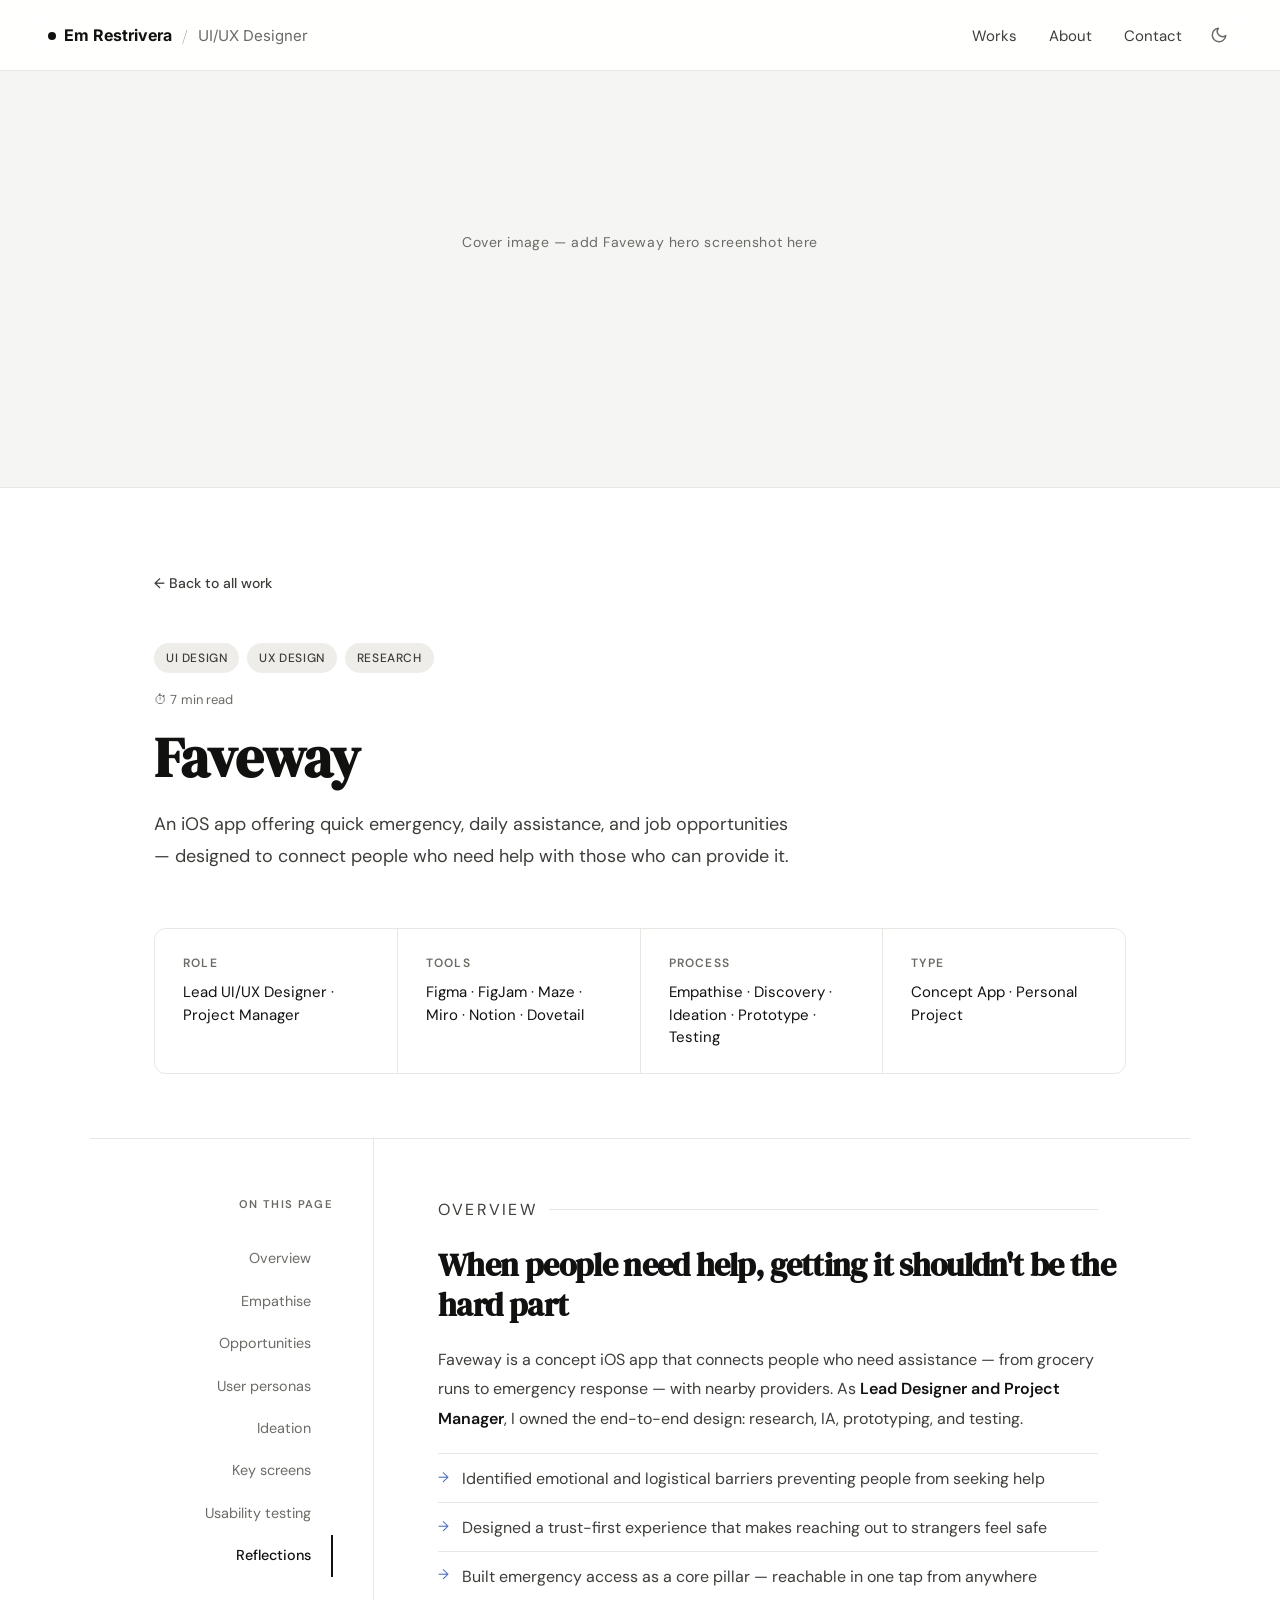
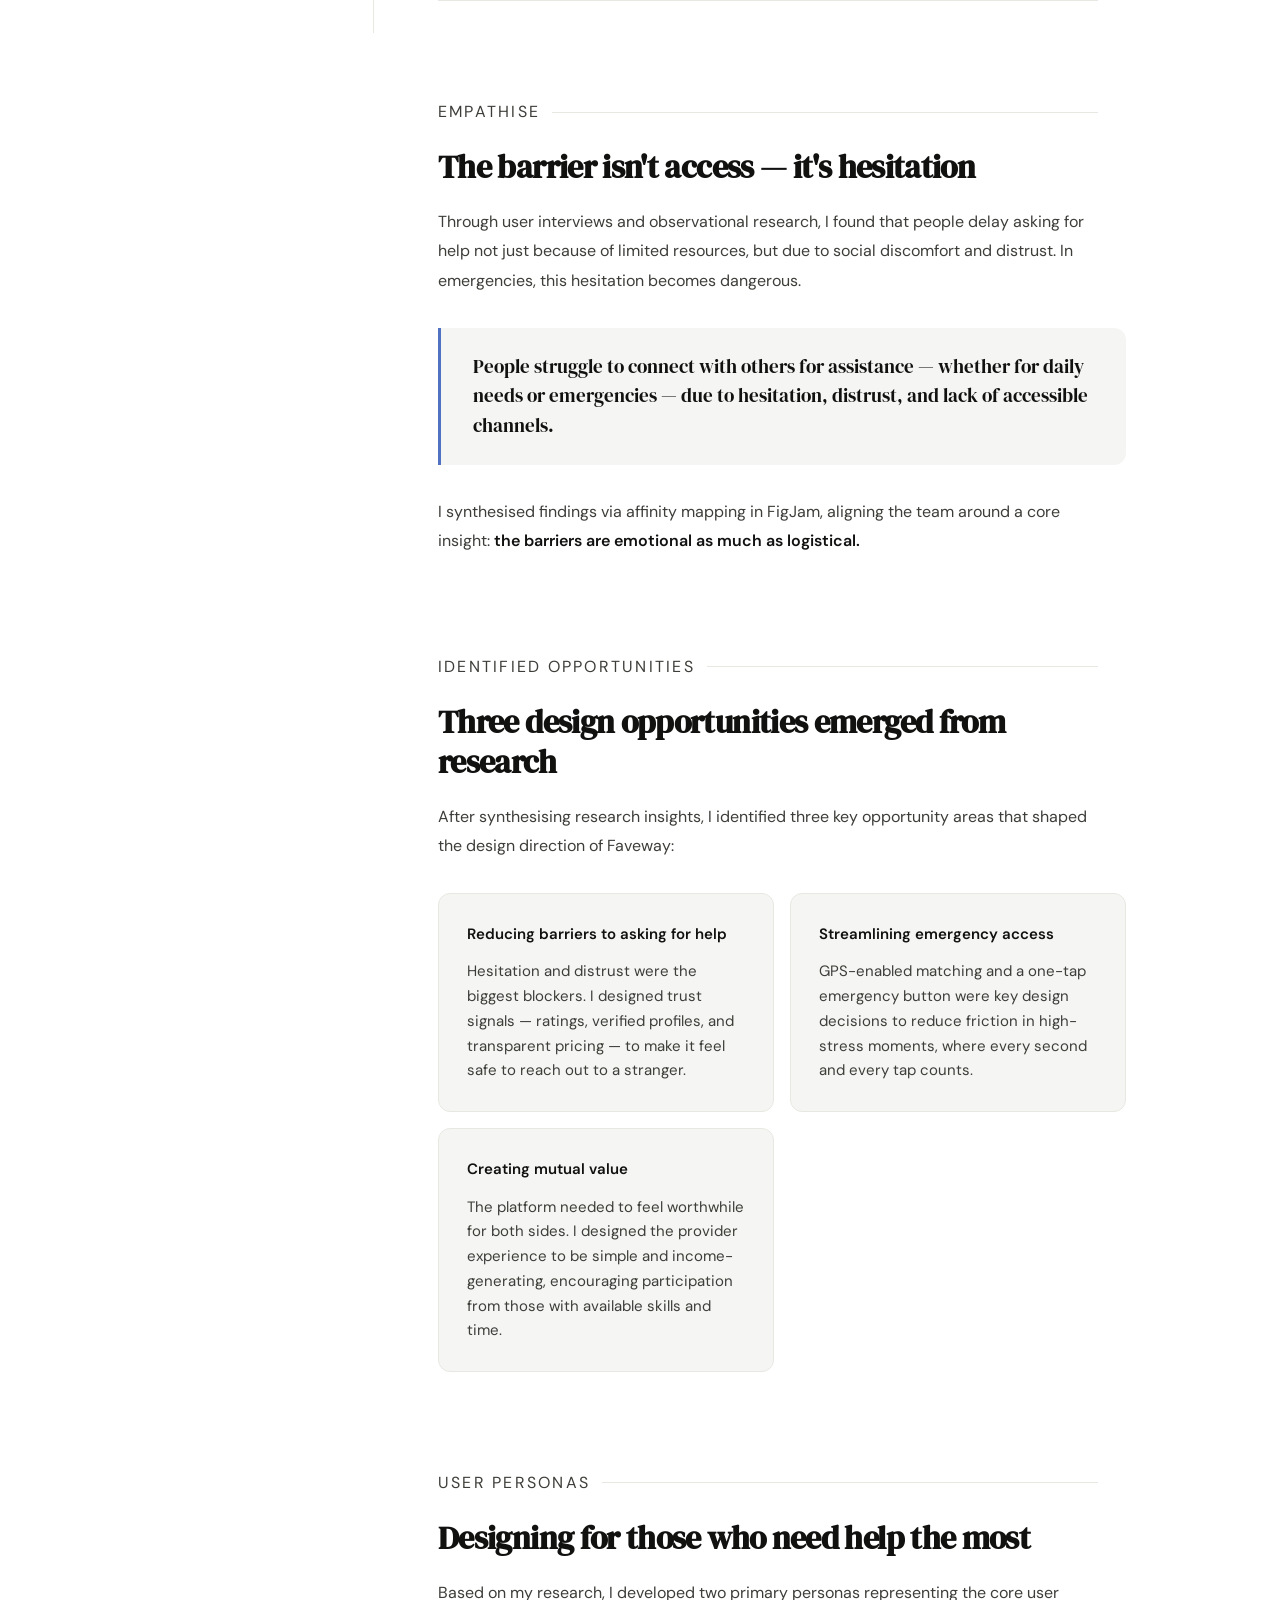
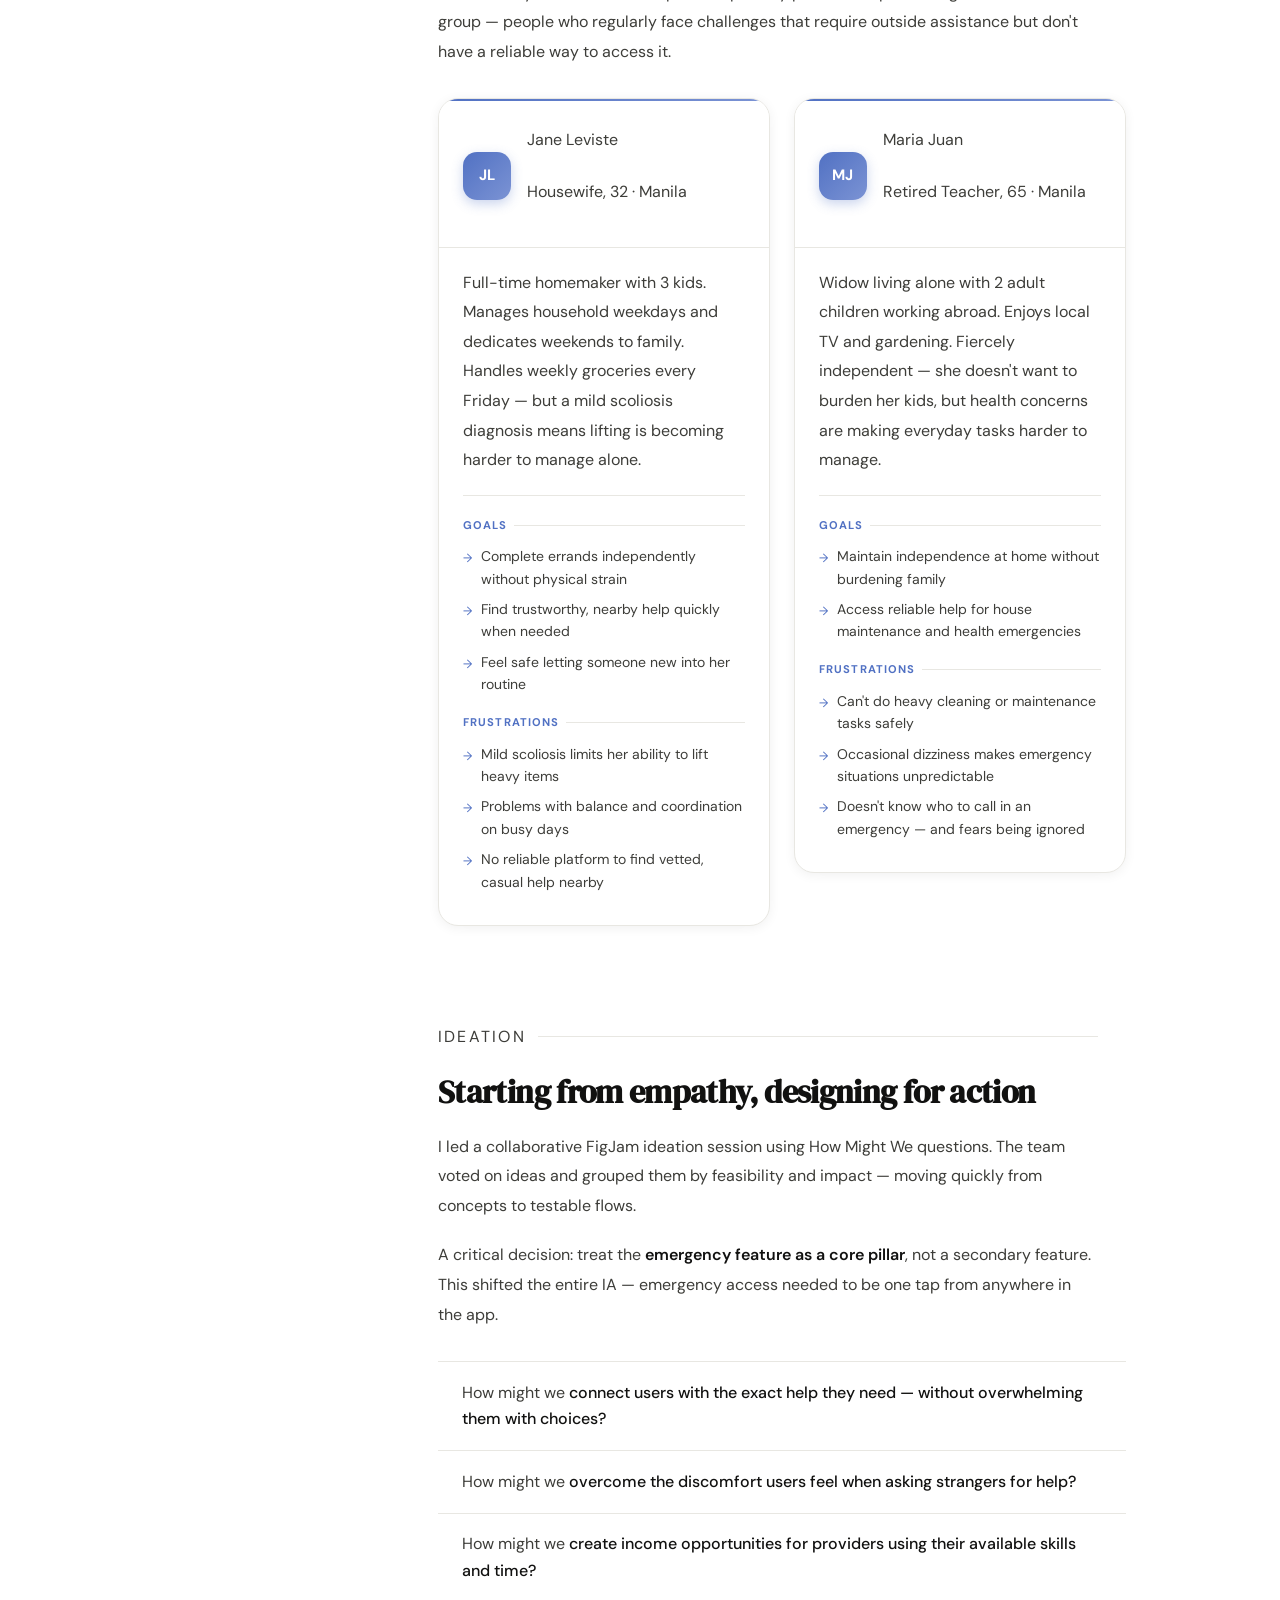
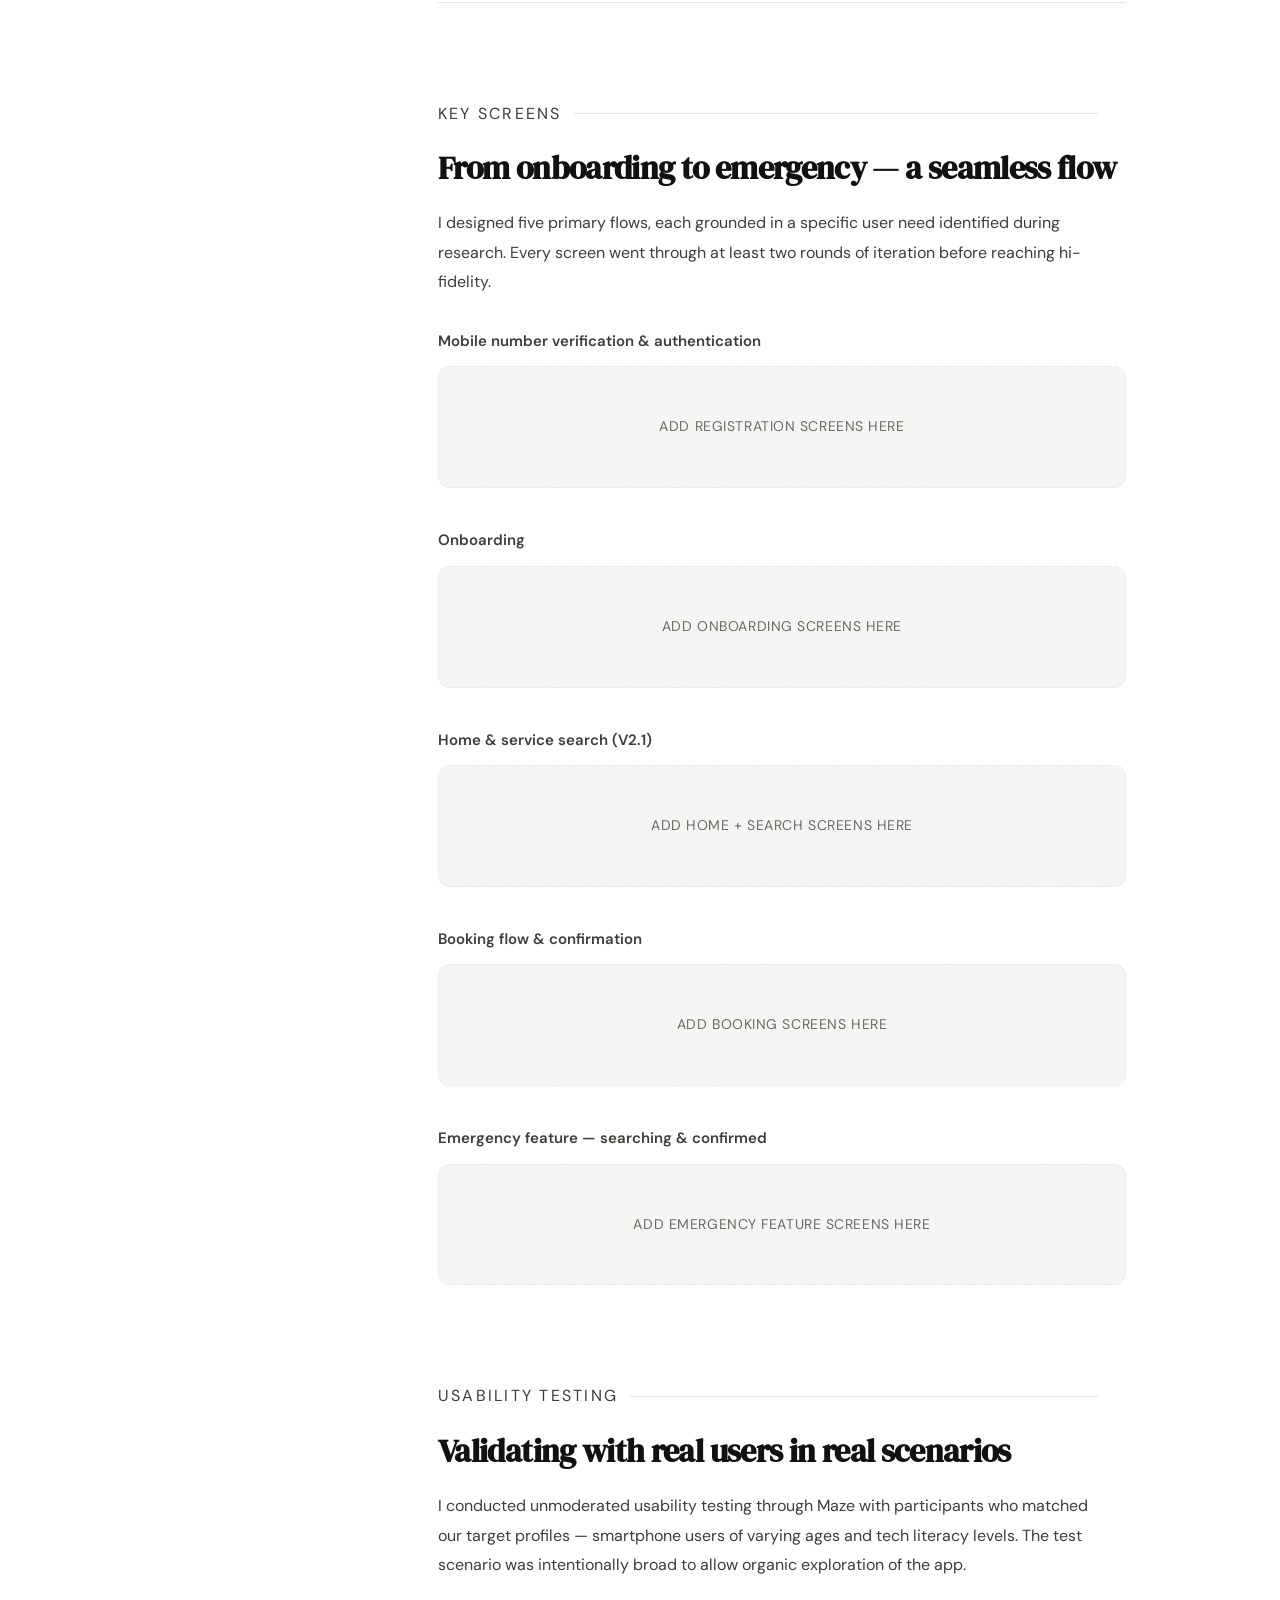
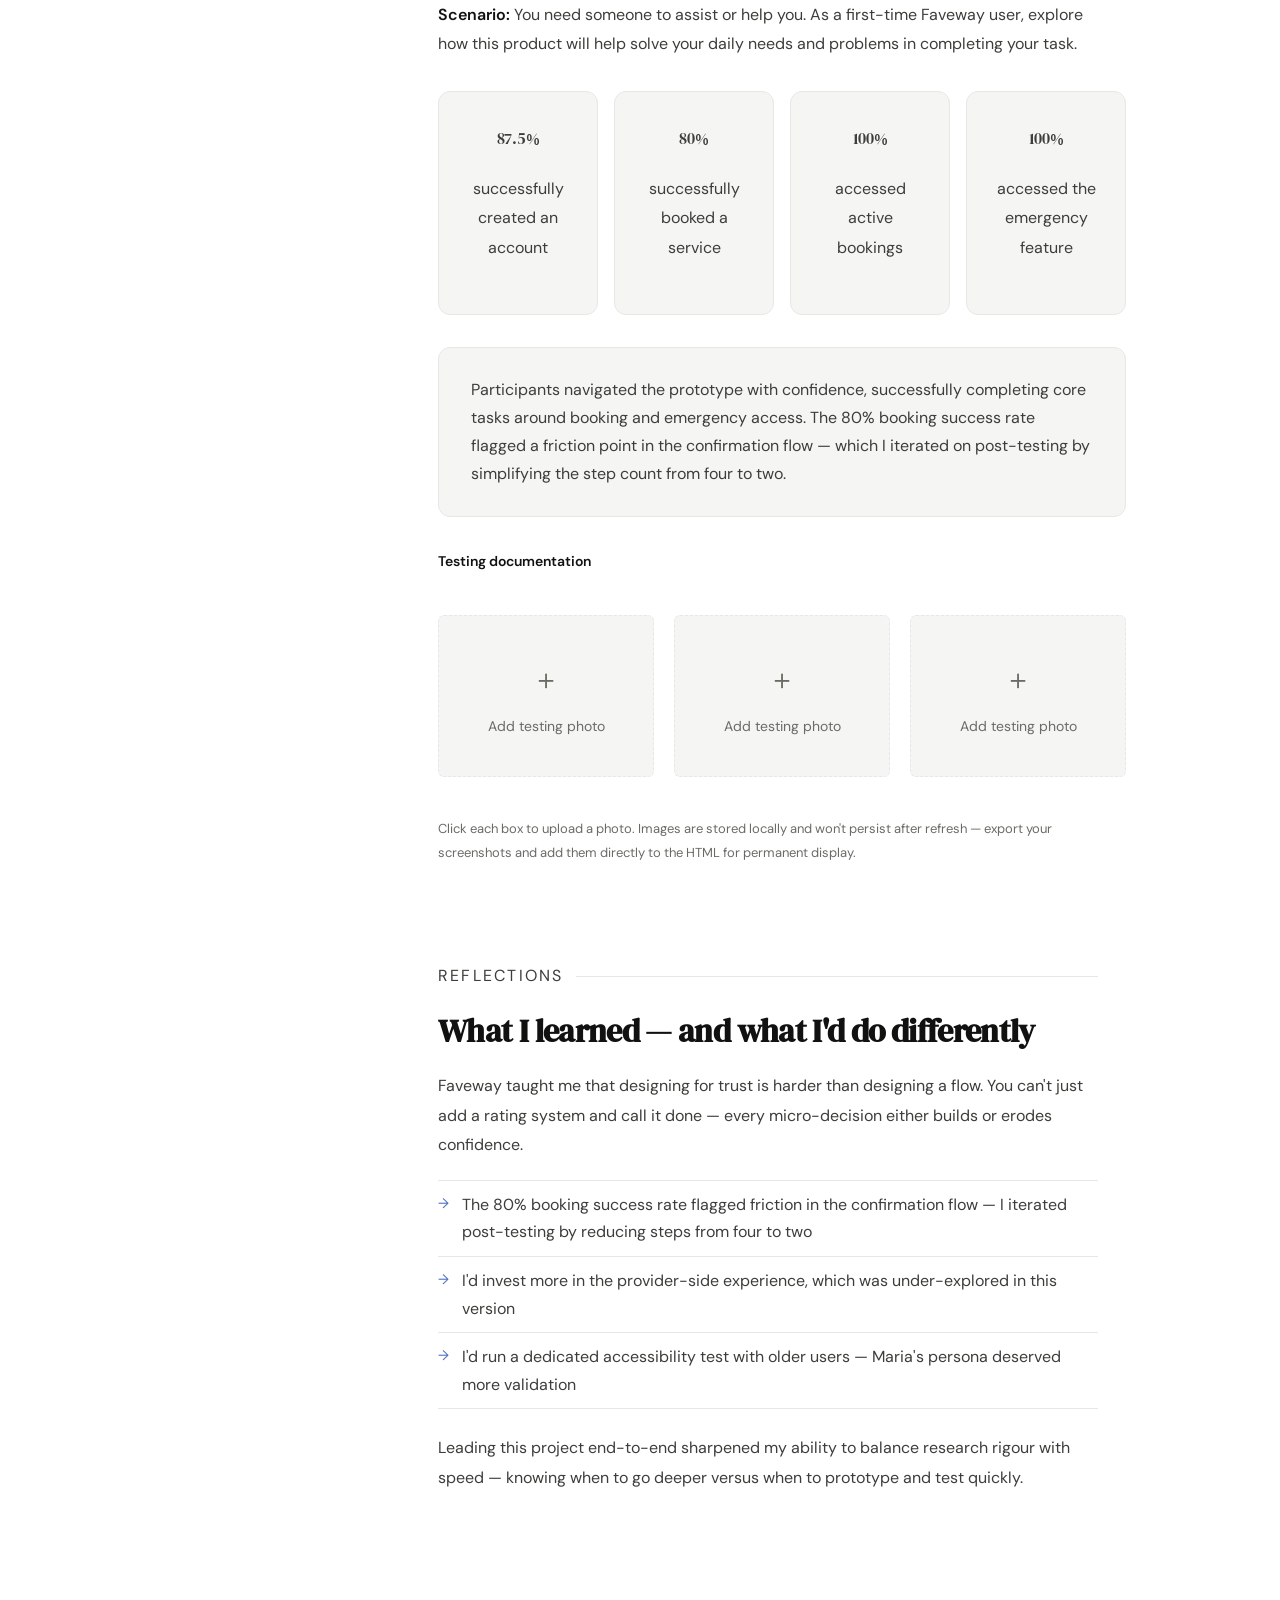
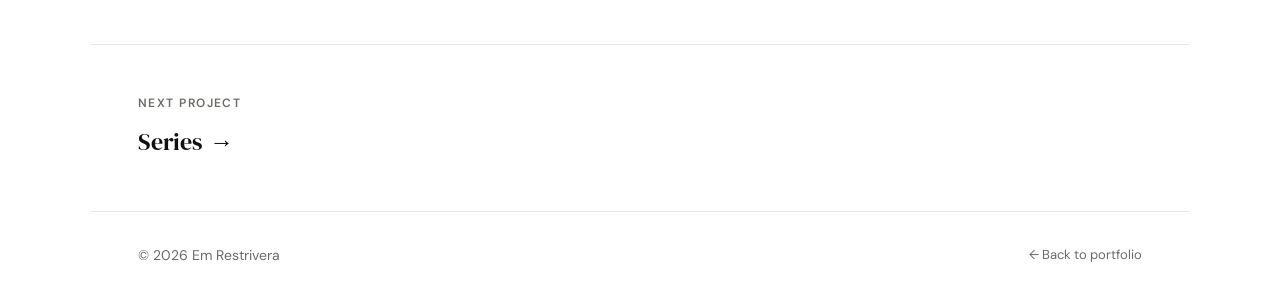
<file: faveway.html>
<!DOCTYPE html>
<html lang="en">
<head>
<meta charset="UTF-8" />
<meta name="viewport" content="width=device-width, initial-scale=1.0" />
<link rel="icon" href="data:image/svg+xml,<svg xmlns='http://www.w3.org/2000/svg' viewBox='0 0 100 100'><circle cx='50' cy='50' r='48' fill='%23000000'/><text x='50' y='68' text-anchor='middle' font-size='62' font-family='Inter, Arial, sans-serif' font-weight='700' fill='%23ffffff'>E</text></svg>">
<title>Faveway — Em Restrivera</title>
<link rel="preconnect" href="https://fonts.googleapis.com" />
<link rel="preconnect" href="https://fonts.gstatic.com" crossorigin />
<link href="https://fonts.googleapis.com/css2?family=Inter:wght@400;500;600;700&family=DM+Serif+Display:ital@0;1&family=DM+Sans:ital,opsz,wght@0,9..40,300;0,9..40,400;0,9..40,500;1,9..40,300&display=swap" rel="stylesheet" />
<link rel="stylesheet" href="case-study.css" />
<style>
  .cs-layout{display:grid;grid-template-columns:220px 1fr;gap:0;max-width:1100px;margin:0 auto;align-items:start;padding:0 4rem}
  .cs-sidenav{position:sticky;top:6rem;padding:3.5rem 2.5rem 3.5rem 0;border-right:1px solid var(--border)}
  .cs-sidenav-title{font-size:0.7rem;font-weight:600;letter-spacing:0.12em;text-transform:uppercase;color:var(--subtle);margin-bottom:1.5rem;text-align:right}
  .cs-sidenav ul{list-style:none;padding:0;margin:0;display:flex;flex-direction:column;gap:0}
  .cs-sidenav ul li a{display:block;font-size:0.9rem;color:var(--subtle);text-decoration:none;padding:0.65rem 1.25rem 0.65rem 0;border-right:2px solid transparent;transition:all 0.2s ease;line-height:1.5;text-align:right}
  .cs-sidenav ul li a:hover{color:var(--text);border-right-color:var(--text)}
  .cs-sidenav ul li a.active{color:var(--text);font-weight:500;border-right-color:var(--text)}
  .cs-main{padding:3.5rem 0 3.5rem 4rem}
  .img-upload-grid{display:grid;grid-template-columns:repeat(auto-fit,minmax(200px,1fr));gap:1.25rem;margin:2.5rem 0}
  .img-upload-box{aspect-ratio:4/3;border:1.5px dashed var(--border);border-radius:6px;display:flex;flex-direction:column;align-items:center;justify-content:center;gap:0.75rem;background:var(--surface);cursor:pointer;transition:all 0.2s ease;position:relative;overflow:hidden}
  .img-upload-box:hover{border-color:var(--muted);background:var(--bg)}
  .img-upload-box input[type="file"]{position:absolute;inset:0;opacity:0;cursor:pointer;width:100%;height:100%}
  .img-upload-box img{position:absolute;inset:0;width:100%;height:100%;object-fit:cover;display:none}
  .img-upload-box .upload-icon{font-size:1.75rem;color:var(--subtle)}
  .img-upload-box .upload-label{font-size:0.875rem;color:var(--subtle);text-align:center;line-height:1.5;padding:0 1.25rem}
  .confidential-box{background:var(--surface);border:1px dashed var(--border);border-radius:4px;padding:1.5rem 2rem;margin:2rem 0;display:flex;align-items:center;gap:0.75rem}
  .confidential-box span{font-size:0.9375rem;color:var(--subtle);font-style:italic}
  @media(max-width:768px){.cs-layout{grid-template-columns:1fr;padding:0 1.5rem}.cs-sidenav{display:none}.cs-main{padding:2rem 0}}
</style>
</head>
<body>

<nav>
  <a href="index.html" class="nav-logo">
    <span style="display:inline-flex;align-items:center;gap:0.5rem;">
      <span style="width:8px;height:8px;background:var(--text);border-radius:50%;display:inline-block;flex-shrink:0;transition:background 0.22s ease;"></span>
      <span style="font-weight:700;font-family:'Inter',sans-serif;font-size:1rem;color:var(--text);">Em Restrivera</span>
      <span style="color:var(--subtle);font-weight:300;font-size:1rem;margin:0 0.15rem;">/</span>
      <span style="font-weight:400;font-family:'Inter',sans-serif;font-size:0.9375rem;color:var(--subtle);">UI/UX Designer</span>
    </span>
  </a>
  <div style="display:flex;align-items:center;gap:1.5rem;">
  <ul class="nav-links">
    <li><a href="index.html#works">Works</a></li>
    <li><a href="index.html#about">About</a></li>
    <li><a href="index.html#contact">Contact</a></li>
  </ul>
    <button id="theme-toggle" aria-label="Toggle dark mode" style="background:none;border:none;cursor:pointer;padding:4px;display:flex;align-items:center;justify-content:center;color:var(--subtle);transition:color 0.22s ease;">
    <svg id="icon-sun" width="18" height="18" viewBox="0 0 24 24" fill="none" stroke="currentColor" stroke-width="2" stroke-linecap="round" stroke-linejoin="round" style="display:none"><circle cx="12" cy="12" r="5"/><line x1="12" y1="1" x2="12" y2="3"/><line x1="12" y1="21" x2="12" y2="23"/><line x1="4.22" y1="4.22" x2="5.64" y2="5.64"/><line x1="18.36" y1="18.36" x2="19.78" y2="19.78"/><line x1="1" y1="12" x2="3" y2="12"/><line x1="21" y1="12" x2="23" y2="12"/><line x1="4.22" y1="19.78" x2="5.64" y2="18.36"/><line x1="18.36" y1="5.64" x2="19.78" y2="4.22"/></svg>
    <svg id="icon-moon" width="18" height="18" viewBox="0 0 24 24" fill="none" stroke="currentColor" stroke-width="2" stroke-linecap="round" stroke-linejoin="round"><path d="M21 12.79A9 9 0 1 1 11.21 3 7 7 0 0 0 21 12.79z"/></svg>
  </button>
  </div>
</nav>

<div class="cs-cover fade-up">
  <div class="cs-cover-img">Cover image — add Faveway hero screenshot here</div>

<div class="cs-hero fade-up">
  <a href="index.html" class="cs-back">← Back to all work</a>
  <div class="cs-tags">
    <span class="cs-tag">UI Design</span>
    <span class="cs-tag">UX Design</span>
    <span class="cs-tag">Research</span>
  </div>
  <p class="cs-reading-time">⏱ 7 min read</p>
  <h1>Faveway</h1>
  <p class="subtitle">An iOS app offering quick emergency, daily assistance, and job opportunities — designed to connect people who need help with those who can provide it.</p>
  <div class="cs-meta">
    <div class="cs-meta-item">
      <p class="cs-meta-label">Role</p>
      <p class="cs-meta-value">Lead UI/UX Designer · Project Manager</p>
    </div>
    <div class="cs-meta-item">
      <p class="cs-meta-label">Tools</p>
      <p class="cs-meta-value">Figma · FigJam · Maze · Miro · Notion · Dovetail</p>
    </div>
    <div class="cs-meta-item">
      <p class="cs-meta-label">Process</p>
      <p class="cs-meta-value">Empathise · Discovery · Ideation · Prototype · Testing</p>
    </div>
    <div class="cs-meta-item">
      <p class="cs-meta-label">Type</p>
      <p class="cs-meta-value">Concept App · Personal Project</p>
    </div>
  </div>
</div>


</div>

<!-- TWO COLUMN LAYOUT -->
<div class="cs-layout">

  <!-- LEFT NAV -->
  <aside class="cs-sidenav">
    <p class="cs-sidenav-title">On this page</p>
    <ul>
      <li><a href="#overview">Overview</a></li>
      <li><a href="#empathise">Empathise</a></li>
      <li><a href="#opportunities">Opportunities</a></li>
      <li><a href="#personas">User personas</a></li>
      <li><a href="#ideation">Ideation</a></li>
      <li><a href="#screens">Key screens</a></li>
      <li><a href="#testing">Usability testing</a></li>
      <li><a href="#reflections">Reflections</a></li>
    </ul>
  </aside>

  <!-- MAIN CONTENT -->
  <div class="cs-main">

    <!-- OVERVIEW -->
    <div class="cs-section fade-up" id="overview">
      <p class="cs-section-label">Overview</p>
      <h2>When people need help, getting it shouldn't be the hard part</h2>
      <p>Faveway is a concept iOS app that connects people who need assistance — from grocery runs to emergency response — with nearby providers. As <strong>Lead Designer and Project Manager</strong>, I owned the end-to-end design: research, IA, prototyping, and testing.</p>
      <ul class="cs-list">
        <li>Identified emotional and logistical barriers preventing people from seeking help</li>
        <li>Designed a trust-first experience that makes reaching out to strangers feel safe</li>
        <li>Built emergency access as a core pillar — reachable in one tap from anywhere</li>
      </ul>
    </div>

    <!-- EMPATHISE -->
    <div class="cs-section fade-up" id="empathise">
      <p class="cs-section-label">Empathise</p>
      <h2>The barrier isn't access — it's hesitation</h2>
      <p>Through user interviews and observational research, I found that people delay asking for help not just because of limited resources, but due to social discomfort and distrust. In emergencies, this hesitation becomes dangerous.</p>
      <div class="problem-box">
        <p>People struggle to connect with others for assistance — whether for daily needs or emergencies — due to hesitation, distrust, and lack of accessible channels.</p>
      </div>
      <p>I synthesised findings via affinity mapping in FigJam, aligning the team around a core insight: <strong>the barriers are emotional as much as logistical.</strong></p>
    </div>

    <!-- OPPORTUNITIES -->
    <div class="cs-section fade-up" id="opportunities">
      <p class="cs-section-label">Identified opportunities</p>
      <h2>Three design opportunities emerged from research</h2>
      <p>After synthesising research insights, I identified three key opportunity areas that shaped the design direction of Faveway:</p>
      <div class="opportunities">
        <div class="opportunity">
          <h4>Reducing barriers to asking for help</h4>
          <p>Hesitation and distrust were the biggest blockers. I designed trust signals — ratings, verified profiles, and transparent pricing — to make it feel safe to reach out to a stranger.</p>
        </div>
        <div class="opportunity">
          <h4>Streamlining emergency access</h4>
          <p>GPS-enabled matching and a one-tap emergency button were key design decisions to reduce friction in high-stress moments, where every second and every tap counts.</p>
        </div>
        <div class="opportunity">
          <h4>Creating mutual value</h4>
          <p>The platform needed to feel worthwhile for both sides. I designed the provider experience to be simple and income-generating, encouraging participation from those with available skills and time.</p>
        </div>
      </div>
    </div>

    <!-- PERSONAS -->
    <div class="cs-section fade-up" id="personas">
      <p class="cs-section-label">User personas</p>
      <h2>Designing for those who need help the most</h2>
      <p>Based on my research, I developed two primary personas representing the core user group — people who regularly face challenges that require outside assistance but don't have a reliable way to access it.</p>
      <div class="personas">
        <div class="persona">
          <div class="persona-header">
            <div class="persona-avatar">JL</div>
            <div style="display:flex;flex-direction:column;gap:2px;">
              <p class="persona-name">Jane Leviste</p>
              <p class="persona-role">Housewife, 32 · Manila</p>
            </div>
          </div>
          <div class="persona-body">
            <p class="persona-bio">Full-time homemaker with 3 kids. Manages household weekdays and dedicates weekends to family. Handles weekly groceries every Friday — but a mild scoliosis diagnosis means lifting is becoming harder to manage alone.</p>
            <div class="persona-section">
            <h5>Goals</h5>
            <ul>
              <li>Complete errands independently without physical strain</li>
              <li>Find trustworthy, nearby help quickly when needed</li>
              <li>Feel safe letting someone new into her routine</li>
            </ul>
          </div>
            <div class="persona-section">
            <h5>Frustrations</h5>
            <ul>
              <li>Mild scoliosis limits her ability to lift heavy items</li>
              <li>Problems with balance and coordination on busy days</li>
              <li>No reliable platform to find vetted, casual help nearby</li>
            </ul>
          </div>
          </div>
        </div><div class="persona">
          <div class="persona-header">
            <div class="persona-avatar">MJ</div>
            <div style="display:flex;flex-direction:column;gap:2px;">
              <p class="persona-name">Maria Juan</p>
              <p class="persona-role">Retired Teacher, 65 · Manila</p>
            </div>
          </div>
          <div class="persona-body">
            <p class="persona-bio">Widow living alone with 2 adult children working abroad. Enjoys local TV and gardening. Fiercely independent — she doesn't want to burden her kids, but health concerns are making everyday tasks harder to manage.</p>
            <div class="persona-section">
            <h5>Goals</h5>
            <ul>
              <li>Maintain independence at home without burdening family</li>
              <li>Access reliable help for house maintenance and health emergencies</li>
            </ul>
          </div>
            <div class="persona-section">
            <h5>Frustrations</h5>
            <ul>
              <li>Can't do heavy cleaning or maintenance tasks safely</li>
              <li>Occasional dizziness makes emergency situations unpredictable</li>
              <li>Doesn't know who to call in an emergency — and fears being ignored</li>
            </ul>
          </div>
          </div>
        </div></div>
    </div>

    <!-- IDEATION -->
    <div class="cs-section fade-up" id="ideation">
      <p class="cs-section-label">Ideation</p>
      <h2>Starting from empathy, designing for action</h2>
      <p>I led a collaborative FigJam ideation session using How Might We questions. The team voted on ideas and grouped them by feasibility and impact — moving quickly from concepts to testable flows.</p>
      <p>A critical decision: treat the <strong>emergency feature as a core pillar</strong>, not a secondary feature. This shifted the entire IA — emergency access needed to be one tap from anywhere in the app.</p>
      <div class="hmw">
        <div class="hmw-item">How might we <em>connect users with the exact help they need — without overwhelming them with choices?</em></div>
        <div class="hmw-item">How might we <em>overcome the discomfort users feel when asking strangers for help?</em></div>
        <div class="hmw-item">How might we <em>create income opportunities for providers using their available skills and time?</em></div>
      </div>
    </div>

    <!-- KEY SCREENS -->
    <div class="cs-section fade-up" id="screens">
      <p class="cs-section-label">Key screens</p>
      <h2>From onboarding to emergency — a seamless flow</h2>
      <p>I designed five primary flows, each grounded in a specific user need identified during research. Every screen went through at least two rounds of iteration before reaching hi-fidelity.</p>
      <div class="screens">
        <div class="screen-group">
          <h4>Mobile number verification & authentication</h4>
          <div class="screen-placeholder">Add registration screens here</div>
        </div>
        <div class="screen-group">
          <h4>Onboarding</h4>
          <div class="screen-placeholder">Add onboarding screens here</div>
        </div>
        <div class="screen-group">
          <h4>Home & service search (V2.1)</h4>
          <div class="screen-placeholder">Add home + search screens here</div>
        </div>
        <div class="screen-group">
          <h4>Booking flow & confirmation</h4>
          <div class="screen-placeholder">Add booking screens here</div>
        </div>
        <div class="screen-group">
          <h4>Emergency feature — searching & confirmed</h4>
          <div class="screen-placeholder">Add emergency feature screens here</div>
        </div>
      </div>
    </div>

    <!-- TESTING -->
    <div class="cs-section fade-up" id="testing">
      <p class="cs-section-label">Usability testing</p>
      <h2>Validating with real users in real scenarios</h2>
      <p>I conducted unmoderated usability testing through Maze with participants who matched our target profiles — smartphone users of varying ages and tech literacy levels. The test scenario was intentionally broad to allow organic exploration of the app.</p>
      <p><strong>Scenario:</strong> You need someone to assist or help you. As a first-time Faveway user, explore how this product will help solve your daily needs and problems in completing your task.</p>

      <div class="stats">
        <div class="stat">
          <p class="stat-num">87.5%</p>
          <p class="stat-label">successfully created an account</p>
        </div>
        <div class="stat">
          <p class="stat-num">80%</p>
          <p class="stat-label">successfully booked a service</p>
        </div>
        <div class="stat">
          <p class="stat-num">100%</p>
          <p class="stat-label">accessed active bookings</p>
        </div>
        <div class="stat">
          <p class="stat-num">100%</p>
          <p class="stat-label">accessed the emergency feature</p>
        </div>
      </div>

      <div class="summary-box">
        <p>Participants navigated the prototype with confidence, successfully completing core tasks around booking and emergency access. The 80% booking success rate flagged a friction point in the confirmation flow — which I iterated on post-testing by simplifying the step count from four to two.</p>
      </div>

      <!-- TESTING IMAGES -->
      <p style="font-size:0.875rem; font-weight:600; color:var(--text); margin-top:2rem; margin-bottom:0.75rem;">Testing documentation</p>
      <div class="img-upload-grid">
        <div class="img-upload-box">
          <input type="file" accept="image/*" onchange="previewImage(this)" />
          <span class="upload-icon">＋</span>
          <span class="upload-label">Add testing photo</span>
          <img alt="Testing photo 1" />
        </div>
        <div class="img-upload-box">
          <input type="file" accept="image/*" onchange="previewImage(this)" />
          <span class="upload-icon">＋</span>
          <span class="upload-label">Add testing photo</span>
          <img alt="Testing photo 2" />
        </div>
        <div class="img-upload-box">
          <input type="file" accept="image/*" onchange="previewImage(this)" />
          <span class="upload-icon">＋</span>
          <span class="upload-label">Add testing photo</span>
          <img alt="Testing photo 3" />
        </div>
      </div>
      <p style="font-size:0.8125rem; color:var(--subtle); margin-top:0.5rem;">Click each box to upload a photo. Images are stored locally and won't persist after refresh — export your screenshots and add them directly to the HTML for permanent display.</p>
    </div>

    <!-- REFLECTIONS -->
    <div class="cs-section fade-up" id="reflections">
      <p class="cs-section-label">Reflections</p>
      <h2>What I learned — and what I'd do differently</h2>
      <p>Faveway taught me that designing for trust is harder than designing a flow. You can't just add a rating system and call it done — every micro-decision either builds or erodes confidence.</p>
      <ul class="cs-list">
        <li>The 80% booking success rate flagged friction in the confirmation flow — I iterated post-testing by reducing steps from four to two</li>
        <li>I'd invest more in the provider-side experience, which was under-explored in this version</li>
        <li>I'd run a dedicated accessibility test with older users — Maria's persona deserved more validation</li>
      </ul>
      <p>Leading this project end-to-end sharpened my ability to balance research rigour with speed — knowing when to go deeper versus when to prototype and test quickly.</p>
    </div>

  </div>
</div>

<div class="cs-next fade-up">
  <div>
    <p class="cs-next-label">Next project</p>
    <a href="series.html">Series <span>→</span></a>
  </div>
</div>

<footer>
  <span>© 2026 Em Restrivera</span>
  <a href="index.html" style="color:var(--subtle); text-decoration:none; font-size:0.8125rem;">← Back to portfolio</a>
</footer>

<script>
  // FADE UP
  const observer = new IntersectionObserver(e => e.forEach(el => { if (el.isIntersecting) el.target.classList.add('visible'); }), { threshold: 0.1 });
  document.querySelectorAll('.fade-up').forEach(el => observer.observe(el));

  // ACTIVE NAV HIGHLIGHT
  const sections = document.querySelectorAll('.cs-section[id]');
  const navLinks = document.querySelectorAll('.cs-sidenav a');

  const sectionObserver = new IntersectionObserver((entries) => {
    entries.forEach(entry => {
      if (entry.isIntersecting) {
        navLinks.forEach(link => {
          link.classList.remove('active');
          if (link.getAttribute('href') === '#' + entry.target.id) {
            link.classList.add('active');
          }
        });
      }
    });
  }, { threshold: 0.4 });

  sections.forEach(section => sectionObserver.observe(section));

  // SMOOTH SCROLL FOR SIDENAV
  navLinks.forEach(link => {
    link.addEventListener('click', e => {
      e.preventDefault();
      const target = document.querySelector(link.getAttribute('href'));
      if (target) target.scrollIntoView({ behavior: 'smooth', block: 'start' });
    });
  });

  // IMAGE PREVIEW
  function previewImage(input) {
    const box = input.parentElement;
    const img = box.querySelector('img');
    const icon = box.querySelector('.upload-icon');
    const label = box.querySelector('.upload-label');
    if (input.files && input.files[0]) {
      const reader = new FileReader();
      reader.onload = e => {
        img.src = e.target.result;
        img.style.display = 'block';
        icon.style.display = 'none';
        label.style.display = 'none';
      };
      reader.readAsDataURL(input.files[0]);
    }
  }

  const _t = document.getElementById("theme-toggle");
  const _th = document.getElementById("toggle-thumb");
  const _tr = document.getElementById("toggle-track");
  const _h = document.documentElement;
  const applyDark = (dark) => {
    if (dark) { _h.classList.add("dark"); if(_th){_th.style.transform="translateX(14px)";_th.style.background="#f0efeb";} if(_tr){_tr.style.background="#4a4a45";} }
    else { _h.classList.remove("dark"); if(_th){_th.style.transform="translateX(0)";_th.style.background="";} if(_tr){_tr.style.background="";} }
  };
  const sv = localStorage.getItem("theme");
  applyDark(sv === "dark" || (!sv && window.matchMedia("(prefers-color-scheme: dark)").matches));
  if(_t){ _t.addEventListener("click", () => { const d = !_h.classList.contains("dark"); localStorage.setItem("theme", d ? "dark" : "light"); applyDark(d); }); }

  // DARK MODE
  const _toggle = document.getElementById("theme-toggle");
  const _iconSun = document.getElementById("icon-sun");
  const _iconMoon = document.getElementById("icon-moon");
  const _html = document.documentElement;

  const applyTheme = (dark) => {
    if (dark) {
      _html.classList.add("dark");
      if (_iconSun) _iconSun.style.display = "block";
      if (_iconMoon) _iconMoon.style.display = "none";
    } else {
      _html.classList.remove("dark");
      if (_iconSun) _iconSun.style.display = "none";
      if (_iconMoon) _iconMoon.style.display = "block";
    }
  };

  const saved = localStorage.getItem("theme");
  const prefersDark = window.matchMedia("(prefers-color-scheme: dark)").matches;
  applyTheme(saved === "dark" || (!saved && prefersDark));

  if (_toggle) {
    _toggle.addEventListener("click", () => {
      const isDark = !_html.classList.contains("dark");
      localStorage.setItem("theme", isDark ? "dark" : "light");
      applyTheme(isDark);
    });
  }
</script>
</body>
</html>
</file>
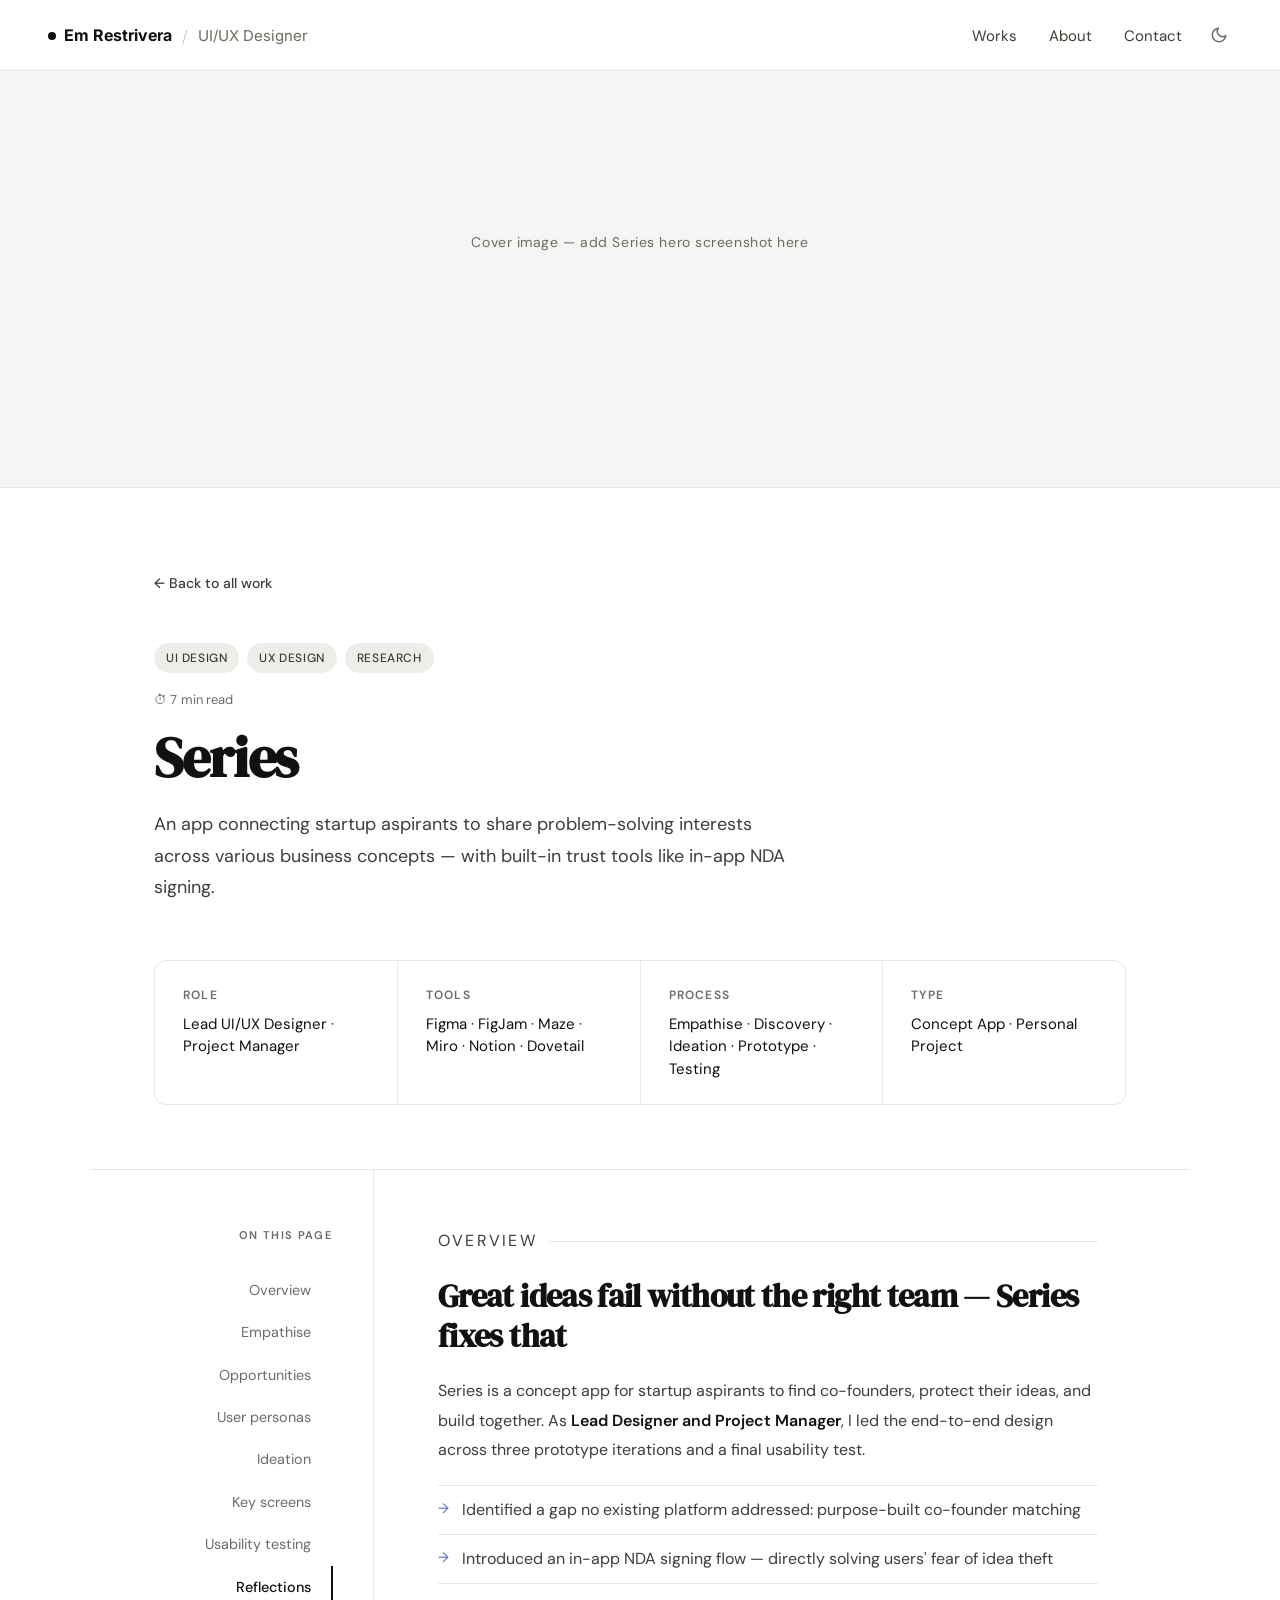
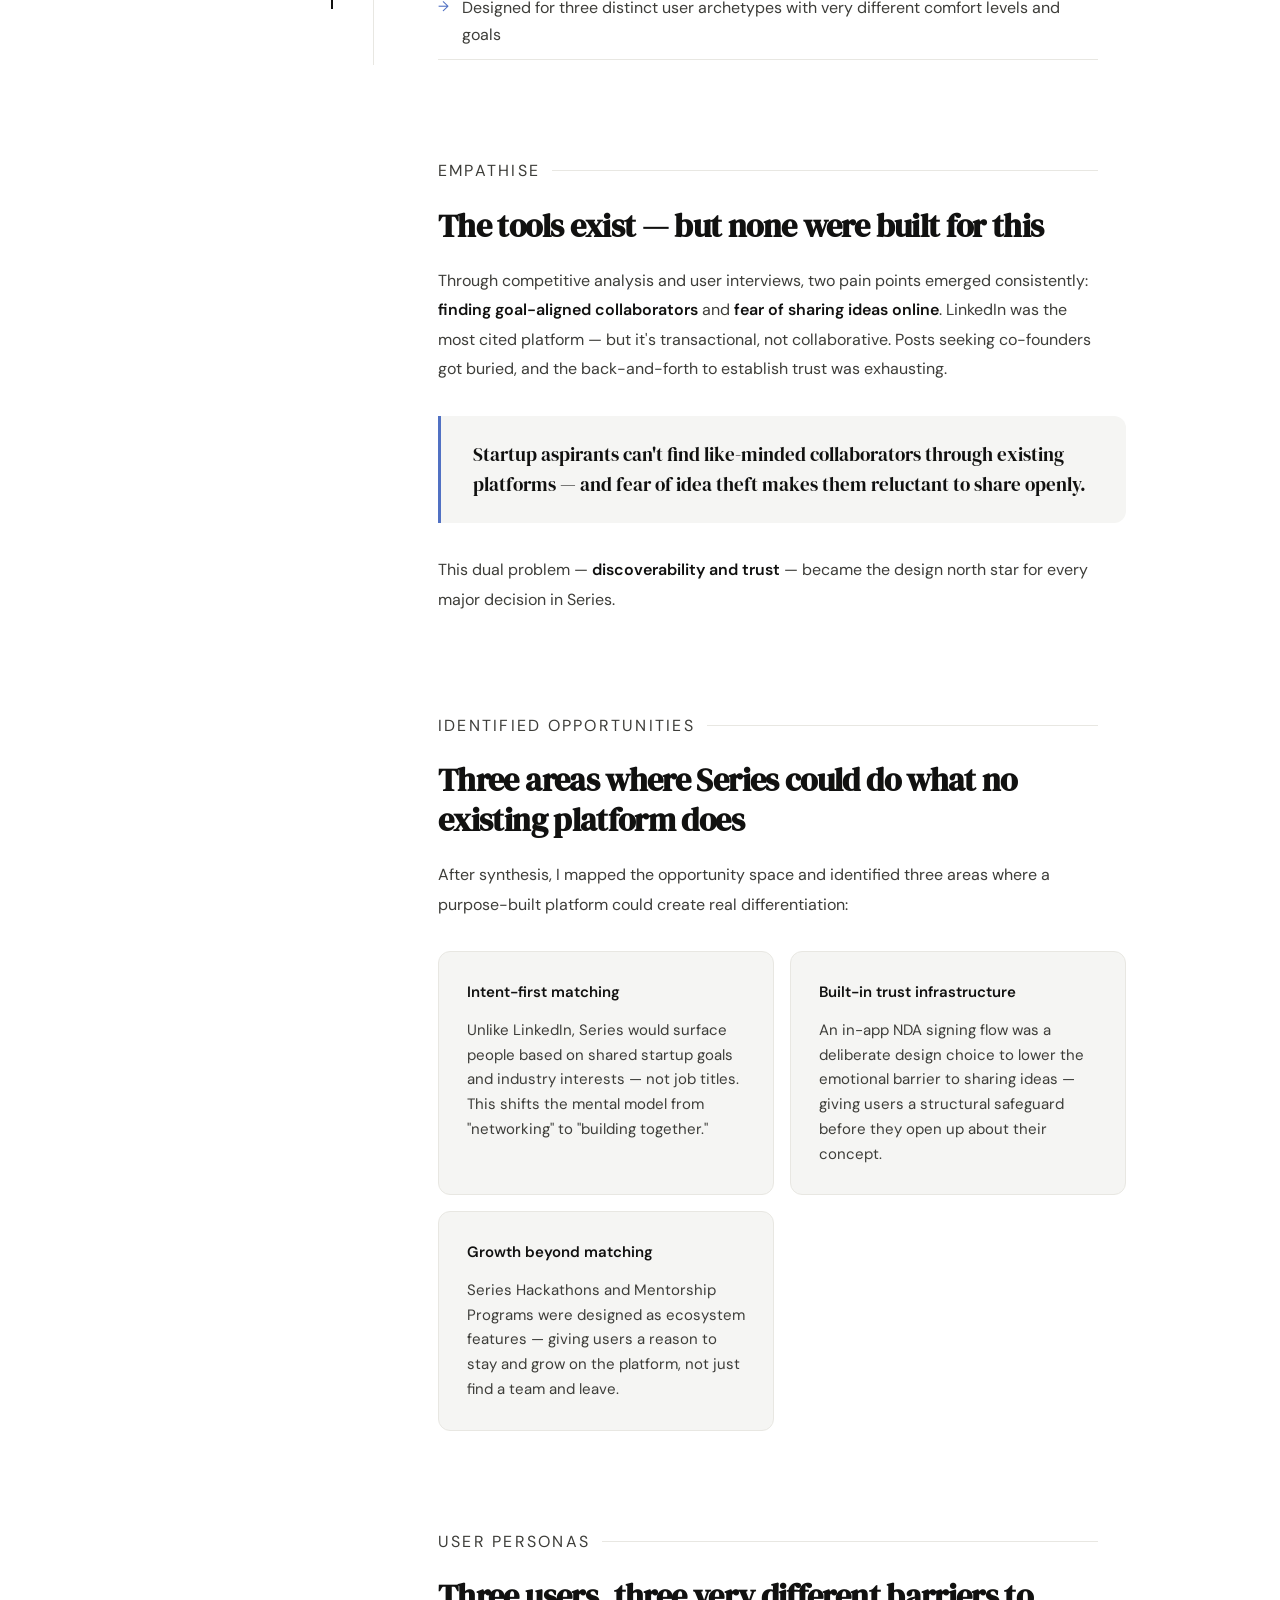
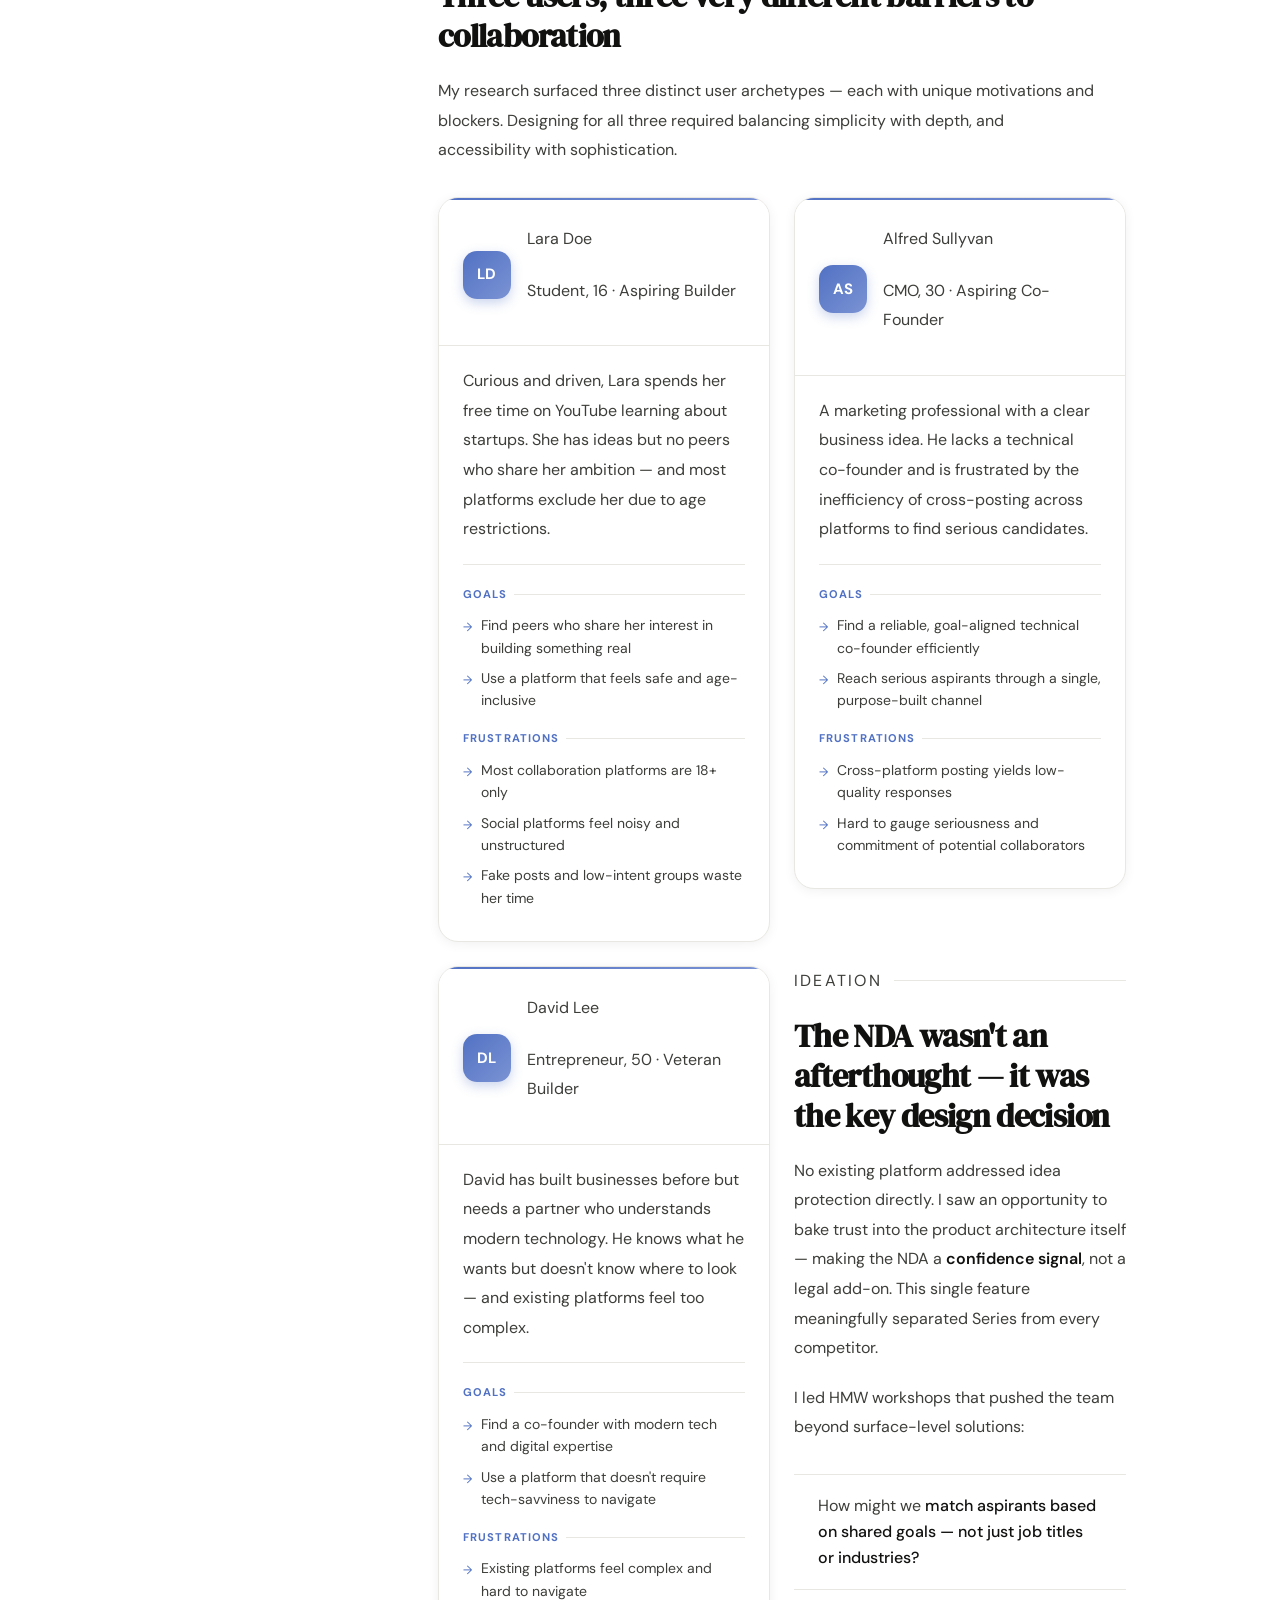
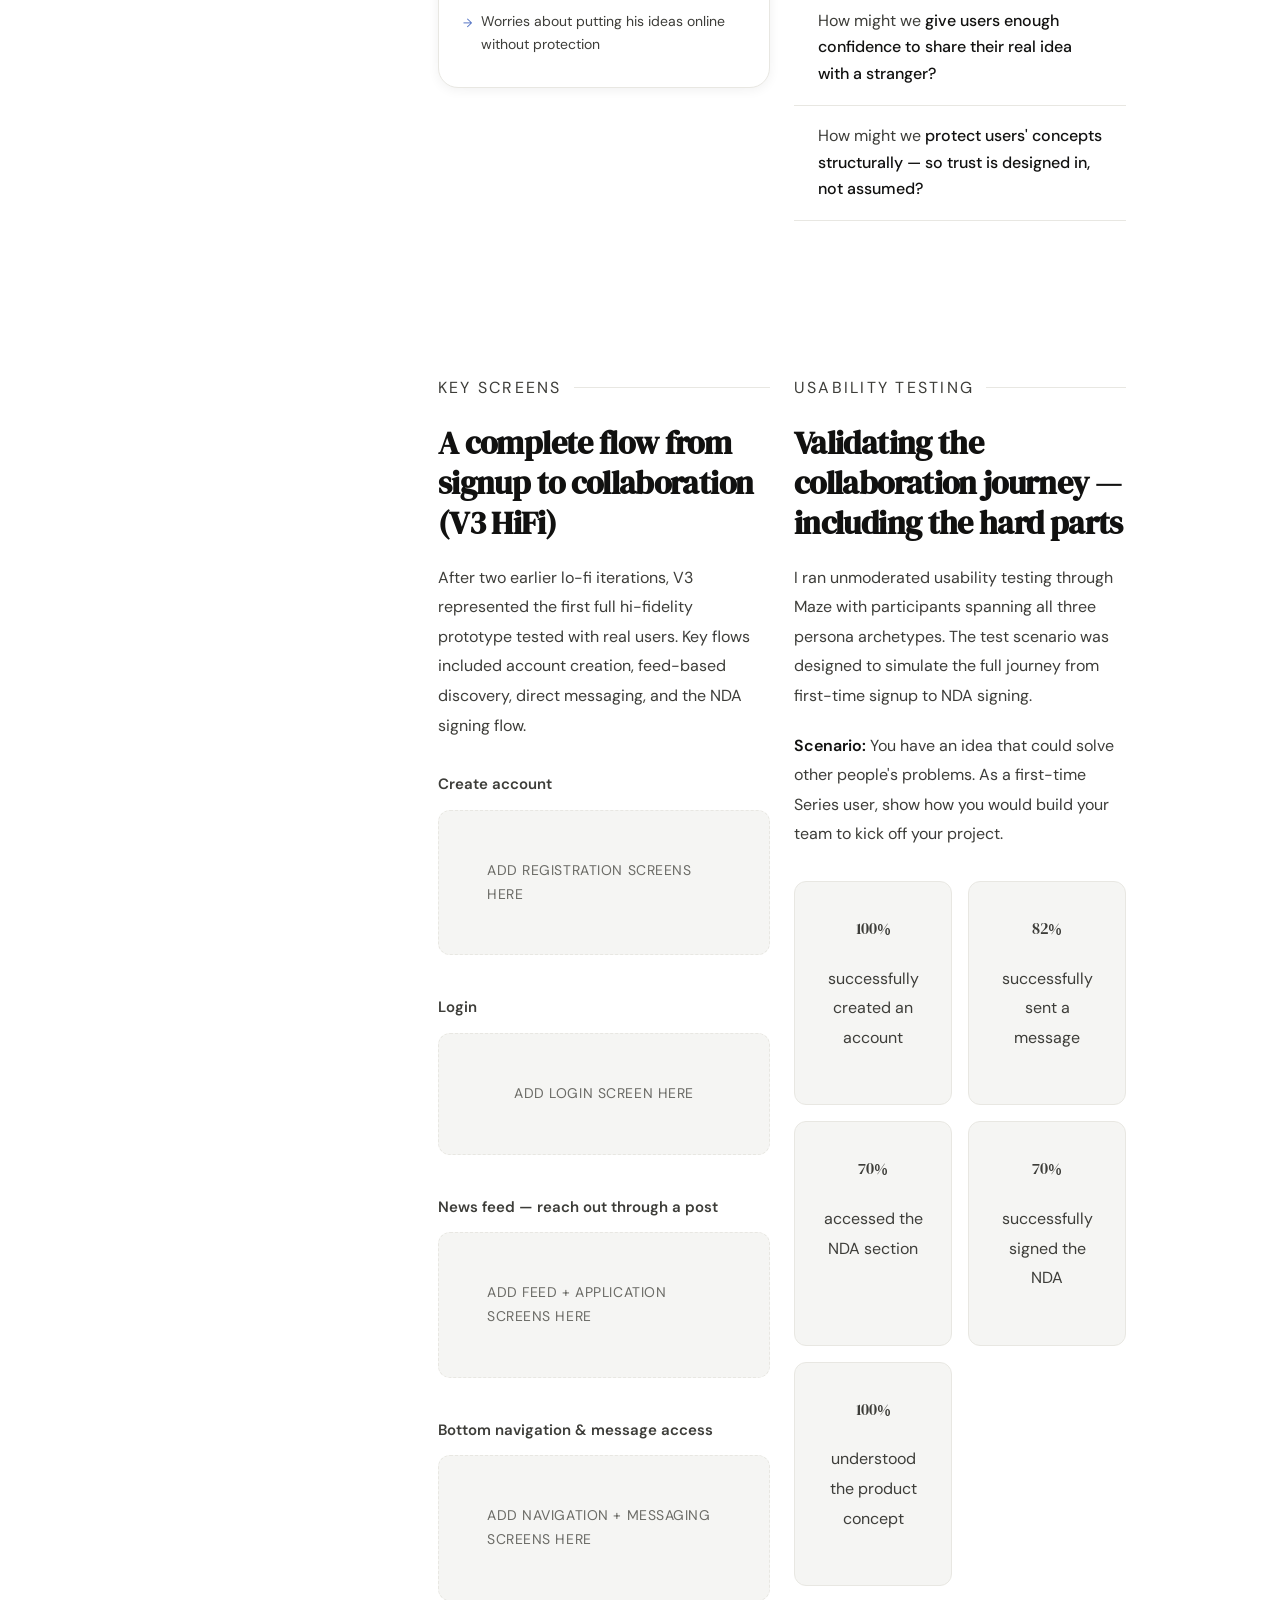
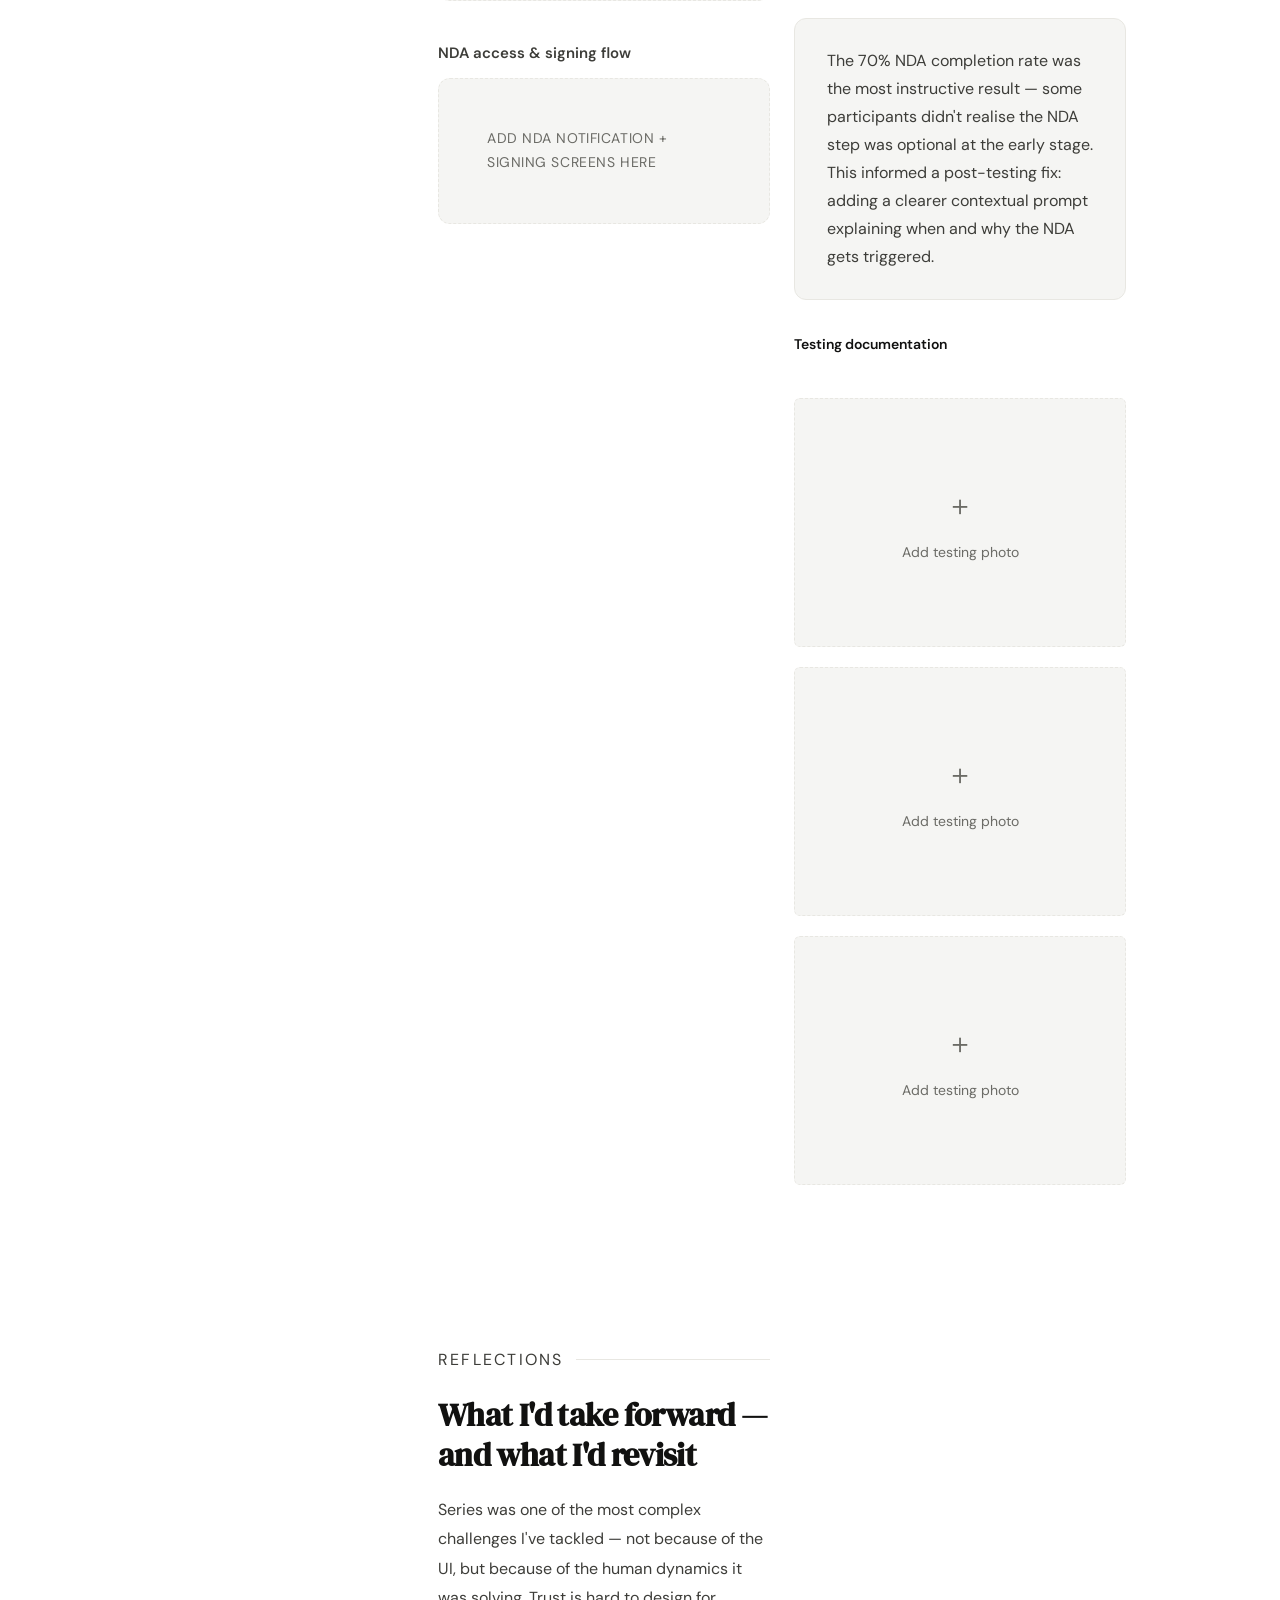
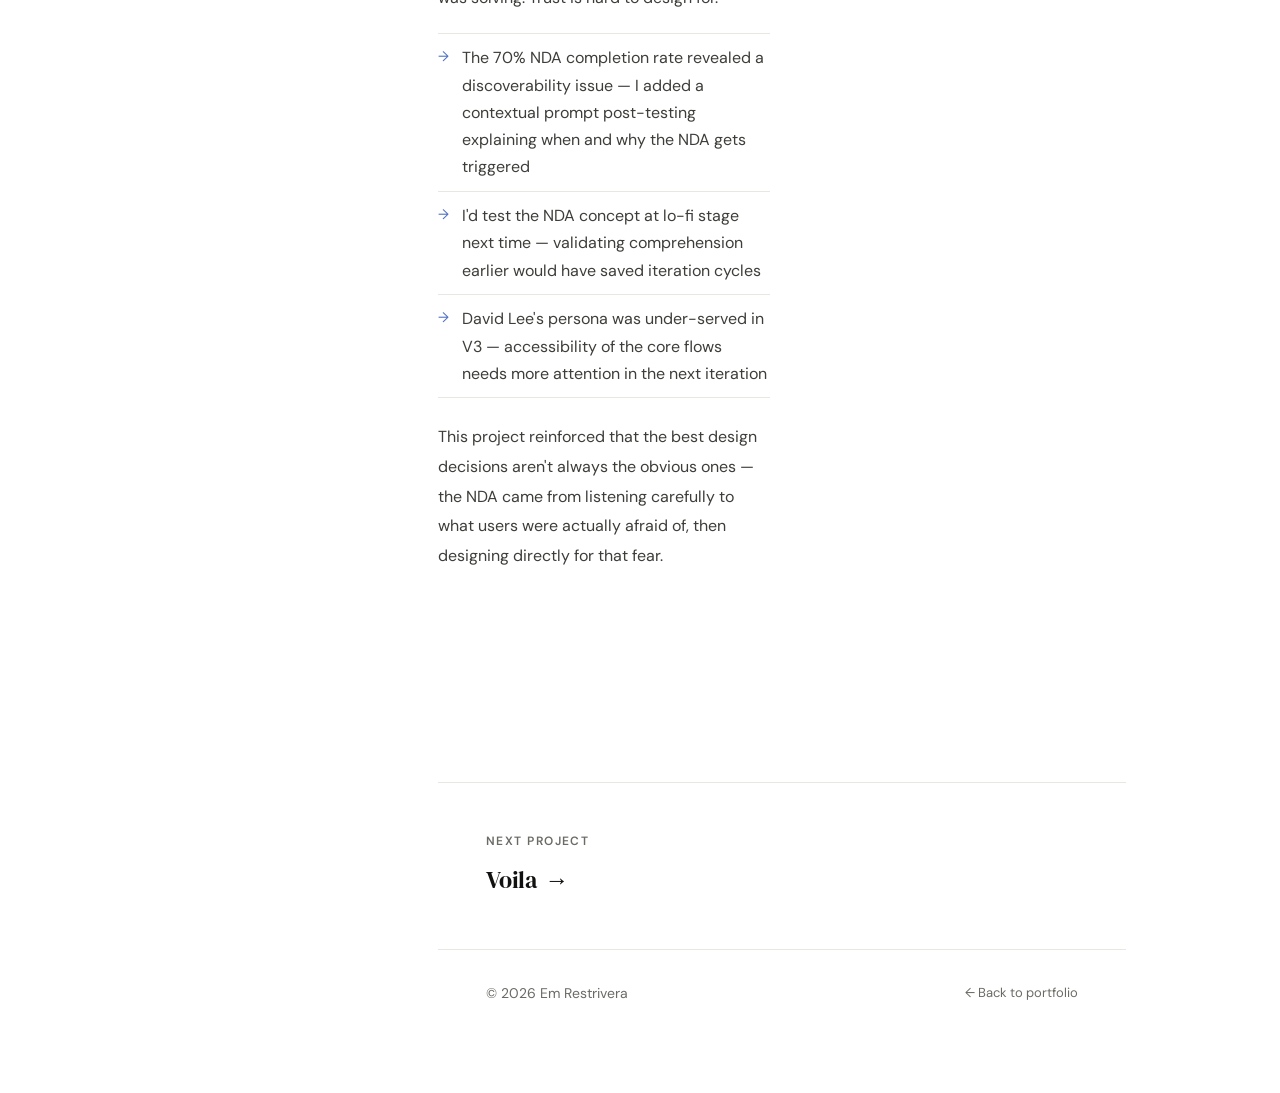
<file: series.html>
<!DOCTYPE html>
<html lang="en">
<head>
<meta charset="UTF-8" />
<meta name="viewport" content="width=device-width, initial-scale=1.0" />
<link rel="icon" href="data:image/svg+xml,<svg xmlns='http://www.w3.org/2000/svg' viewBox='0 0 100 100'><circle cx='50' cy='50' r='48' fill='%23000000'/><text x='50' y='68' text-anchor='middle' font-size='62' font-family='Inter, Arial, sans-serif' font-weight='700' fill='%23ffffff'>E</text></svg>">
<title>Series — Em Restrivera</title>
<link rel="preconnect" href="https://fonts.googleapis.com" />
<link rel="preconnect" href="https://fonts.gstatic.com" crossorigin />
<link href="https://fonts.googleapis.com/css2?family=Inter:wght@400;500;600;700&family=DM+Serif+Display:ital@0;1&family=DM+Sans:ital,opsz,wght@0,9..40,300;0,9..40,400;0,9..40,500;1,9..40,300&display=swap" rel="stylesheet" />
<link rel="stylesheet" href="case-study.css" />
<style>
  .cs-layout{display:grid;grid-template-columns:220px 1fr;gap:0;max-width:1100px;margin:0 auto;align-items:start;padding:0 4rem}
  .cs-sidenav{position:sticky;top:6rem;padding:3.5rem 2.5rem 3.5rem 0;border-right:1px solid var(--border)}
  .cs-sidenav-title{font-size:0.7rem;font-weight:600;letter-spacing:0.12em;text-transform:uppercase;color:var(--subtle);margin-bottom:1.5rem;text-align:right}
  .cs-sidenav ul{list-style:none;padding:0;margin:0;display:flex;flex-direction:column;gap:0}
  .cs-sidenav ul li a{display:block;font-size:0.9rem;color:var(--subtle);text-decoration:none;padding:0.65rem 1.25rem 0.65rem 0;border-right:2px solid transparent;transition:all 0.2s ease;line-height:1.5;text-align:right}
  .cs-sidenav ul li a:hover{color:var(--text);border-right-color:var(--text)}
  .cs-sidenav ul li a.active{color:var(--text);font-weight:500;border-right-color:var(--text)}
  .cs-main{padding:3.5rem 0 3.5rem 4rem}
  .img-upload-grid{display:grid;grid-template-columns:repeat(auto-fit,minmax(200px,1fr));gap:1.25rem;margin:2.5rem 0}
  .img-upload-box{aspect-ratio:4/3;border:1.5px dashed var(--border);border-radius:6px;display:flex;flex-direction:column;align-items:center;justify-content:center;gap:0.75rem;background:var(--surface);cursor:pointer;transition:all 0.2s ease;position:relative;overflow:hidden}
  .img-upload-box:hover{border-color:var(--muted);background:var(--bg)}
  .img-upload-box input[type="file"]{position:absolute;inset:0;opacity:0;cursor:pointer;width:100%;height:100%}
  .img-upload-box img{position:absolute;inset:0;width:100%;height:100%;object-fit:cover;display:none}
  .img-upload-box .upload-icon{font-size:1.75rem;color:var(--subtle)}
  .img-upload-box .upload-label{font-size:0.875rem;color:var(--subtle);text-align:center;line-height:1.5;padding:0 1.25rem}
  .confidential-box{background:var(--surface);border:1px dashed var(--border);border-radius:4px;padding:1.5rem 2rem;margin:2rem 0;display:flex;align-items:center;gap:0.75rem}
  .confidential-box span{font-size:0.9375rem;color:var(--subtle);font-style:italic}
  @media(max-width:768px){.cs-layout{grid-template-columns:1fr;padding:0 1.5rem}.cs-sidenav{display:none}.cs-main{padding:2rem 0}}
</style>
</head>
<body>

<nav>
  <a href="index.html" class="nav-logo">
    <span style="display:inline-flex;align-items:center;gap:0.5rem;">
      <span style="width:8px;height:8px;background:var(--text);border-radius:50%;display:inline-block;flex-shrink:0;transition:background 0.22s ease;"></span>
      <span style="font-weight:700;font-family:'Inter',sans-serif;font-size:1rem;color:var(--text);">Em Restrivera</span>
      <span style="color:var(--subtle);font-weight:300;font-size:1rem;margin:0 0.15rem;">/</span>
      <span style="font-weight:400;font-family:'Inter',sans-serif;font-size:0.9375rem;color:var(--subtle);">UI/UX Designer</span>
    </span>
  </a>
  <div style="display:flex;align-items:center;gap:1.5rem;">
  <ul class="nav-links">
    <li><a href="index.html#works">Works</a></li>
    <li><a href="index.html#about">About</a></li>
    <li><a href="index.html#contact">Contact</a></li>
  </ul>
    <button id="theme-toggle" aria-label="Toggle dark mode" style="background:none;border:none;cursor:pointer;padding:4px;display:flex;align-items:center;justify-content:center;color:var(--subtle);transition:color 0.22s ease;">
    <svg id="icon-sun" width="18" height="18" viewBox="0 0 24 24" fill="none" stroke="currentColor" stroke-width="2" stroke-linecap="round" stroke-linejoin="round" style="display:none"><circle cx="12" cy="12" r="5"/><line x1="12" y1="1" x2="12" y2="3"/><line x1="12" y1="21" x2="12" y2="23"/><line x1="4.22" y1="4.22" x2="5.64" y2="5.64"/><line x1="18.36" y1="18.36" x2="19.78" y2="19.78"/><line x1="1" y1="12" x2="3" y2="12"/><line x1="21" y1="12" x2="23" y2="12"/><line x1="4.22" y1="19.78" x2="5.64" y2="18.36"/><line x1="18.36" y1="5.64" x2="19.78" y2="4.22"/></svg>
    <svg id="icon-moon" width="18" height="18" viewBox="0 0 24 24" fill="none" stroke="currentColor" stroke-width="2" stroke-linecap="round" stroke-linejoin="round"><path d="M21 12.79A9 9 0 1 1 11.21 3 7 7 0 0 0 21 12.79z"/></svg>
  </button>
  </div>
</nav>

<div class="cs-cover fade-up">
  <div class="cs-cover-img">Cover image — add Series hero screenshot here</div>

<div class="cs-hero fade-up">
  <a href="index.html" class="cs-back">← Back to all work</a>
  <div class="cs-tags">
    <span class="cs-tag">UI Design</span>
    <span class="cs-tag">UX Design</span>
    <span class="cs-tag">Research</span>
  </div>
  <p class="cs-reading-time">⏱ 7 min read</p>
  <h1>Series</h1>
  <p class="subtitle">An app connecting startup aspirants to share problem-solving interests across various business concepts — with built-in trust tools like in-app NDA signing.</p>
  <div class="cs-meta">
    <div class="cs-meta-item"><p class="cs-meta-label">Role</p><p class="cs-meta-value">Lead UI/UX Designer · Project Manager</p></div>
    <div class="cs-meta-item"><p class="cs-meta-label">Tools</p><p class="cs-meta-value">Figma · FigJam · Maze · Miro · Notion · Dovetail</p></div>
    <div class="cs-meta-item"><p class="cs-meta-label">Process</p><p class="cs-meta-value">Empathise · Discovery · Ideation · Prototype · Testing</p></div>
    <div class="cs-meta-item"><p class="cs-meta-label">Type</p><p class="cs-meta-value">Concept App · Personal Project</p></div>
  </div>
</div>


</div>

<div class="cs-layout">

  <!-- LEFT NAV -->
  <aside class="cs-sidenav">
    <p class="cs-sidenav-title">On this page</p>
    <ul>
      <li><a href="#overview">Overview</a></li>
      <li><a href="#empathise">Empathise</a></li>
      <li><a href="#opportunities">Opportunities</a></li>
      <li><a href="#personas">User personas</a></li>
      <li><a href="#ideation">Ideation</a></li>
      <li><a href="#screens">Key screens</a></li>
      <li><a href="#testing">Usability testing</a></li>
      <li><a href="#reflections">Reflections</a></li>
    </ul>
  </aside>

  <!-- MAIN CONTENT -->
  <div class="cs-main">

    <div class="cs-section fade-up" id="overview">
      <p class="cs-section-label">Overview</p>
      <h2>Great ideas fail without the right team — Series fixes that</h2>
      <p>Series is a concept app for startup aspirants to find co-founders, protect their ideas, and build together. As <strong>Lead Designer and Project Manager</strong>, I led the end-to-end design across three prototype iterations and a final usability test.</p>
      <ul class="cs-list">
        <li>Identified a gap no existing platform addressed: purpose-built co-founder matching</li>
        <li>Introduced an in-app NDA signing flow — directly solving users' fear of idea theft</li>
        <li>Designed for three distinct user archetypes with very different comfort levels and goals</li>
      </ul>
    </div>

    <div class="cs-section fade-up" id="empathise">
      <p class="cs-section-label">Empathise</p>
      <h2>The tools exist — but none were built for this</h2>
      <p>Through competitive analysis and user interviews, two pain points emerged consistently: <strong>finding goal-aligned collaborators</strong> and <strong>fear of sharing ideas online</strong>. LinkedIn was the most cited platform — but it's transactional, not collaborative. Posts seeking co-founders got buried, and the back-and-forth to establish trust was exhausting.</p>
      <div class="problem-box">
        <p>Startup aspirants can't find like-minded collaborators through existing platforms — and fear of idea theft makes them reluctant to share openly.</p>
      </div>
      <p>This dual problem — <strong>discoverability and trust</strong> — became the design north star for every major decision in Series.</p>
    </div>

    <div class="cs-section fade-up" id="opportunities">
      <p class="cs-section-label">Identified opportunities</p>
      <h2>Three areas where Series could do what no existing platform does</h2>
      <p>After synthesis, I mapped the opportunity space and identified three areas where a purpose-built platform could create real differentiation:</p>
      <div class="opportunities">
        <div class="opportunity"><h4>Intent-first matching</h4><p>Unlike LinkedIn, Series would surface people based on shared startup goals and industry interests — not job titles. This shifts the mental model from "networking" to "building together."</p></div>
        <div class="opportunity"><h4>Built-in trust infrastructure</h4><p>An in-app NDA signing flow was a deliberate design choice to lower the emotional barrier to sharing ideas — giving users a structural safeguard before they open up about their concept.</p></div>
        <div class="opportunity"><h4>Growth beyond matching</h4><p>Series Hackathons and Mentorship Programs were designed as ecosystem features — giving users a reason to stay and grow on the platform, not just find a team and leave.</p></div>
      </div>
    </div>

    <div class="cs-section fade-up" id="personas">
      <p class="cs-section-label">User personas</p>
      <h2>Three users, three very different barriers to collaboration</h2>
      <p>My research surfaced three distinct user archetypes — each with unique motivations and blockers. Designing for all three required balancing simplicity with depth, and accessibility with sophistication.</p>
      <div class="personas">
        <div class="persona">
          <div class="persona-header">
            <div class="persona-avatar">LD</div>
            <div style="display:flex;flex-direction:column;gap:2px;">
              <p class="persona-name">Lara Doe</p>
              <p class="persona-role">Student, 16 · Aspiring Builder</p>
            </div>
          </div>
          <div class="persona-body">
            <p class="persona-bio">Curious and driven, Lara spends her free time on YouTube learning about startups. She has ideas but no peers who share her ambition — and most platforms exclude her due to age restrictions.</p>
            <div class="persona-section"><h5>Goals</h5><ul><li>Find peers who share her interest in building something real</li><li>Use a platform that feels safe and age-inclusive</li></ul></div>
            <div class="persona-section"><h5>Frustrations</h5><ul><li>Most collaboration platforms are 18+ only</li><li>Social platforms feel noisy and unstructured</li><li>Fake posts and low-intent groups waste her time</li></ul></div>
          </div>
        </div><div class="persona">
          <div class="persona-header">
            <div class="persona-avatar">AS</div>
            <div style="display:flex;flex-direction:column;gap:2px;">
              <p class="persona-name">Alfred Sullyvan</p>
              <p class="persona-role">CMO, 30 · Aspiring Co-Founder</p>
            </div>
          </div>
          <div class="persona-body">
            <p class="persona-bio">A marketing professional with a clear business idea. He lacks a technical co-founder and is frustrated by the inefficiency of cross-posting across platforms to find serious candidates.</p>
            <div class="persona-section"><h5>Goals</h5><ul><li>Find a reliable, goal-aligned technical co-founder efficiently</li><li>Reach serious aspirants through a single, purpose-built channel</li></ul></div>
            <div class="persona-section"><h5>Frustrations</h5><ul><li>Cross-platform posting yields low-quality responses</li><li>Hard to gauge seriousness and commitment of potential collaborators</li></ul></div>
          </div>
        </div><div class="persona">
          <div class="persona-header">
            <div class="persona-avatar">DL</div>
            <div style="display:flex;flex-direction:column;gap:2px;">
              <p class="persona-name">David Lee</p>
              <p class="persona-role">Entrepreneur, 50 · Veteran Builder</p>
            </div>
          </div>
          <div class="persona-body">
            <p class="persona-bio">David has built businesses before but needs a partner who understands modern technology. He knows what he wants but doesn't know where to look — and existing platforms feel too complex.</p>
            <div class="persona-section"><h5>Goals</h5><ul><li>Find a co-founder with modern tech and digital expertise</li><li>Use a platform that doesn't require tech-savviness to navigate</li></ul></div>
            <div class="persona-section"><h5>Frustrations</h5><ul><li>Existing platforms feel complex and hard to navigate</li><li>Worries about putting his ideas online without protection</li></ul></div>
          </div>
        </div>

    <!-- IDEATION -->
    <div class="cs-section fade-up" id="ideation">
      <p class="cs-section-label">Ideation</p>
      <h2>The NDA wasn't an afterthought — it was the key design decision</h2>
      <p>No existing platform addressed idea protection directly. I saw an opportunity to bake trust into the product architecture itself — making the NDA a <strong>confidence signal</strong>, not a legal add-on. This single feature meaningfully separated Series from every competitor.</p>
      <p>I led HMW workshops that pushed the team beyond surface-level solutions:</p>
      <div class="hmw">
        <div class="hmw-item">How might we <em>match aspirants based on shared goals — not just job titles or industries?</em></div>
        <div class="hmw-item">How might we <em>give users enough confidence to share their real idea with a stranger?</em></div>
        <div class="hmw-item">How might we <em>protect users' concepts structurally — so trust is designed in, not assumed?</em></div>
      </div>
    </div>

    <div class="cs-section fade-up" id="screens">
      <p class="cs-section-label">Key screens</p>
      <h2>A complete flow from signup to collaboration (V3 HiFi)</h2>
      <p>After two earlier lo-fi iterations, V3 represented the first full hi-fidelity prototype tested with real users. Key flows included account creation, feed-based discovery, direct messaging, and the NDA signing flow.</p>
      <div class="screens">
        <div class="screen-group"><h4>Create account</h4><div class="screen-placeholder">Add registration screens here</div></div>
        <div class="screen-group"><h4>Login</h4><div class="screen-placeholder">Add login screen here</div></div>
        <div class="screen-group"><h4>News feed — reach out through a post</h4><div class="screen-placeholder">Add feed + application screens here</div></div>
        <div class="screen-group"><h4>Bottom navigation & message access</h4><div class="screen-placeholder">Add navigation + messaging screens here</div></div>
        <div class="screen-group"><h4>NDA access & signing flow</h4><div class="screen-placeholder">Add NDA notification + signing screens here</div></div>
      </div>
    </div>

    <div class="cs-section fade-up" id="testing">
      <p class="cs-section-label">Usability testing</p>
      <h2>Validating the collaboration journey — including the hard parts</h2>
      <p>I ran unmoderated usability testing through Maze with participants spanning all three persona archetypes. The test scenario was designed to simulate the full journey from first-time signup to NDA signing.</p>
      <p><strong>Scenario:</strong> You have an idea that could solve other people's problems. As a first-time Series user, show how you would build your team to kick off your project.</p>
      <div class="stats">
        <div class="stat"><p class="stat-num">100%</p><p class="stat-label">successfully created an account</p></div>
        <div class="stat"><p class="stat-num">82%</p><p class="stat-label">successfully sent a message</p></div>
        <div class="stat"><p class="stat-num">70%</p><p class="stat-label">accessed the NDA section</p></div>
        <div class="stat"><p class="stat-num">70%</p><p class="stat-label">successfully signed the NDA</p></div>
        <div class="stat"><p class="stat-num">100%</p><p class="stat-label">understood the product concept</p></div>
      </div>
      <div class="summary-box">
        <p>The 70% NDA completion rate was the most instructive result — some participants didn't realise the NDA step was optional at the early stage. This informed a post-testing fix: adding a clearer contextual prompt explaining when and why the NDA gets triggered.</p>
      </div>
      <p style="font-size:0.875rem;font-weight:600;color:var(--text);margin-top:2rem;margin-bottom:0.75rem;">Testing documentation</p>
      <div class="img-upload-grid">
        <div class="img-upload-box"><input type="file" accept="image/*" onchange="previewImage(this)" /><span class="upload-icon">＋</span><span class="upload-label">Add testing photo</span><img alt="Testing photo 1" /></div>
        <div class="img-upload-box"><input type="file" accept="image/*" onchange="previewImage(this)" /><span class="upload-icon">＋</span><span class="upload-label">Add testing photo</span><img alt="Testing photo 2" /></div>
        <div class="img-upload-box"><input type="file" accept="image/*" onchange="previewImage(this)" /><span class="upload-icon">＋</span><span class="upload-label">Add testing photo</span><img alt="Testing photo 3" /></div>
      </div>
    </div>

    <div class="cs-section fade-up" id="reflections">
      <p class="cs-section-label">Reflections</p>
      <h2>What I'd take forward — and what I'd revisit</h2>
      <p>Series was one of the most complex challenges I've tackled — not because of the UI, but because of the human dynamics it was solving. Trust is hard to design for.</p>
      <ul class="cs-list">
        <li>The 70% NDA completion rate revealed a discoverability issue — I added a contextual prompt post-testing explaining when and why the NDA gets triggered</li>
        <li>I'd test the NDA concept at lo-fi stage next time — validating comprehension earlier would have saved iteration cycles</li>
        <li>David Lee's persona was under-served in V3 — accessibility of the core flows needs more attention in the next iteration</li>
      </ul>
      <p>This project reinforced that the best design decisions aren't always the obvious ones — the NDA came from listening carefully to what users were actually afraid of, then designing directly for that fear.</p>
    </div>

  </div>
</div>

<div class="cs-next fade-up">
  <div>
    <p class="cs-next-label">Next project</p>
    <a href="bsa.html">Voila <span>→</span></a>
  </div>
</div>

<footer>
  <span>© 2026 Em Restrivera</span>
  <a href="index.html" style="color:var(--subtle);text-decoration:none;font-size:0.8125rem;">← Back to portfolio</a>
</footer>

<script>
  const observer = new IntersectionObserver(e => e.forEach(el => { if (el.isIntersecting) el.target.classList.add('visible'); }), { threshold: 0.1 });
  document.querySelectorAll('.fade-up').forEach(el => observer.observe(el));

  const sections = document.querySelectorAll('.cs-section[id]');
  const navLinks = document.querySelectorAll('.cs-sidenav a');
  const sectionObserver = new IntersectionObserver((entries) => {
    entries.forEach(entry => {
      if (entry.isIntersecting) {
        navLinks.forEach(link => {
          link.classList.remove('active');
          if (link.getAttribute('href') === '#' + entry.target.id) link.classList.add('active');
        });
      }
    });
  }, { threshold: 0.4 });
  sections.forEach(section => sectionObserver.observe(section));

  navLinks.forEach(link => {
    link.addEventListener('click', e => {
      e.preventDefault();
      const target = document.querySelector(link.getAttribute('href'));
      if (target) target.scrollIntoView({ behavior: 'smooth', block: 'start' });
    });
  });

  function previewImage(input) {
    const box = input.parentElement;
    const img = box.querySelector('img');
    const icon = box.querySelector('.upload-icon');
    const label = box.querySelector('.upload-label');
    if (input.files && input.files[0]) {
      const reader = new FileReader();
      reader.onload = e => {
        img.src = e.target.result;
        img.style.display = 'block';
        icon.style.display = 'none';
        label.style.display = 'none';
      };
      reader.readAsDataURL(input.files[0]);
    }
  }

  // DARK MODE
  const _toggle = document.getElementById("theme-toggle");
  const _iconSun = document.getElementById("icon-sun");
  const _iconMoon = document.getElementById("icon-moon");
  const _html = document.documentElement;

  const applyTheme = (dark) => {
    if (dark) {
      _html.classList.add("dark");
      if (_iconSun) _iconSun.style.display = "block";
      if (_iconMoon) _iconMoon.style.display = "none";
    } else {
      _html.classList.remove("dark");
      if (_iconSun) _iconSun.style.display = "none";
      if (_iconMoon) _iconMoon.style.display = "block";
    }
  };

  const saved = localStorage.getItem("theme");
  const prefersDark = window.matchMedia("(prefers-color-scheme: dark)").matches;
  applyTheme(saved === "dark" || (!saved && prefersDark));

  if (_toggle) {
    _toggle.addEventListener("click", () => {
      const isDark = !_html.classList.contains("dark");
      localStorage.setItem("theme", isDark ? "dark" : "light");
      applyTheme(isDark);
    });
  }
</script>
</body>
</html>
</file>
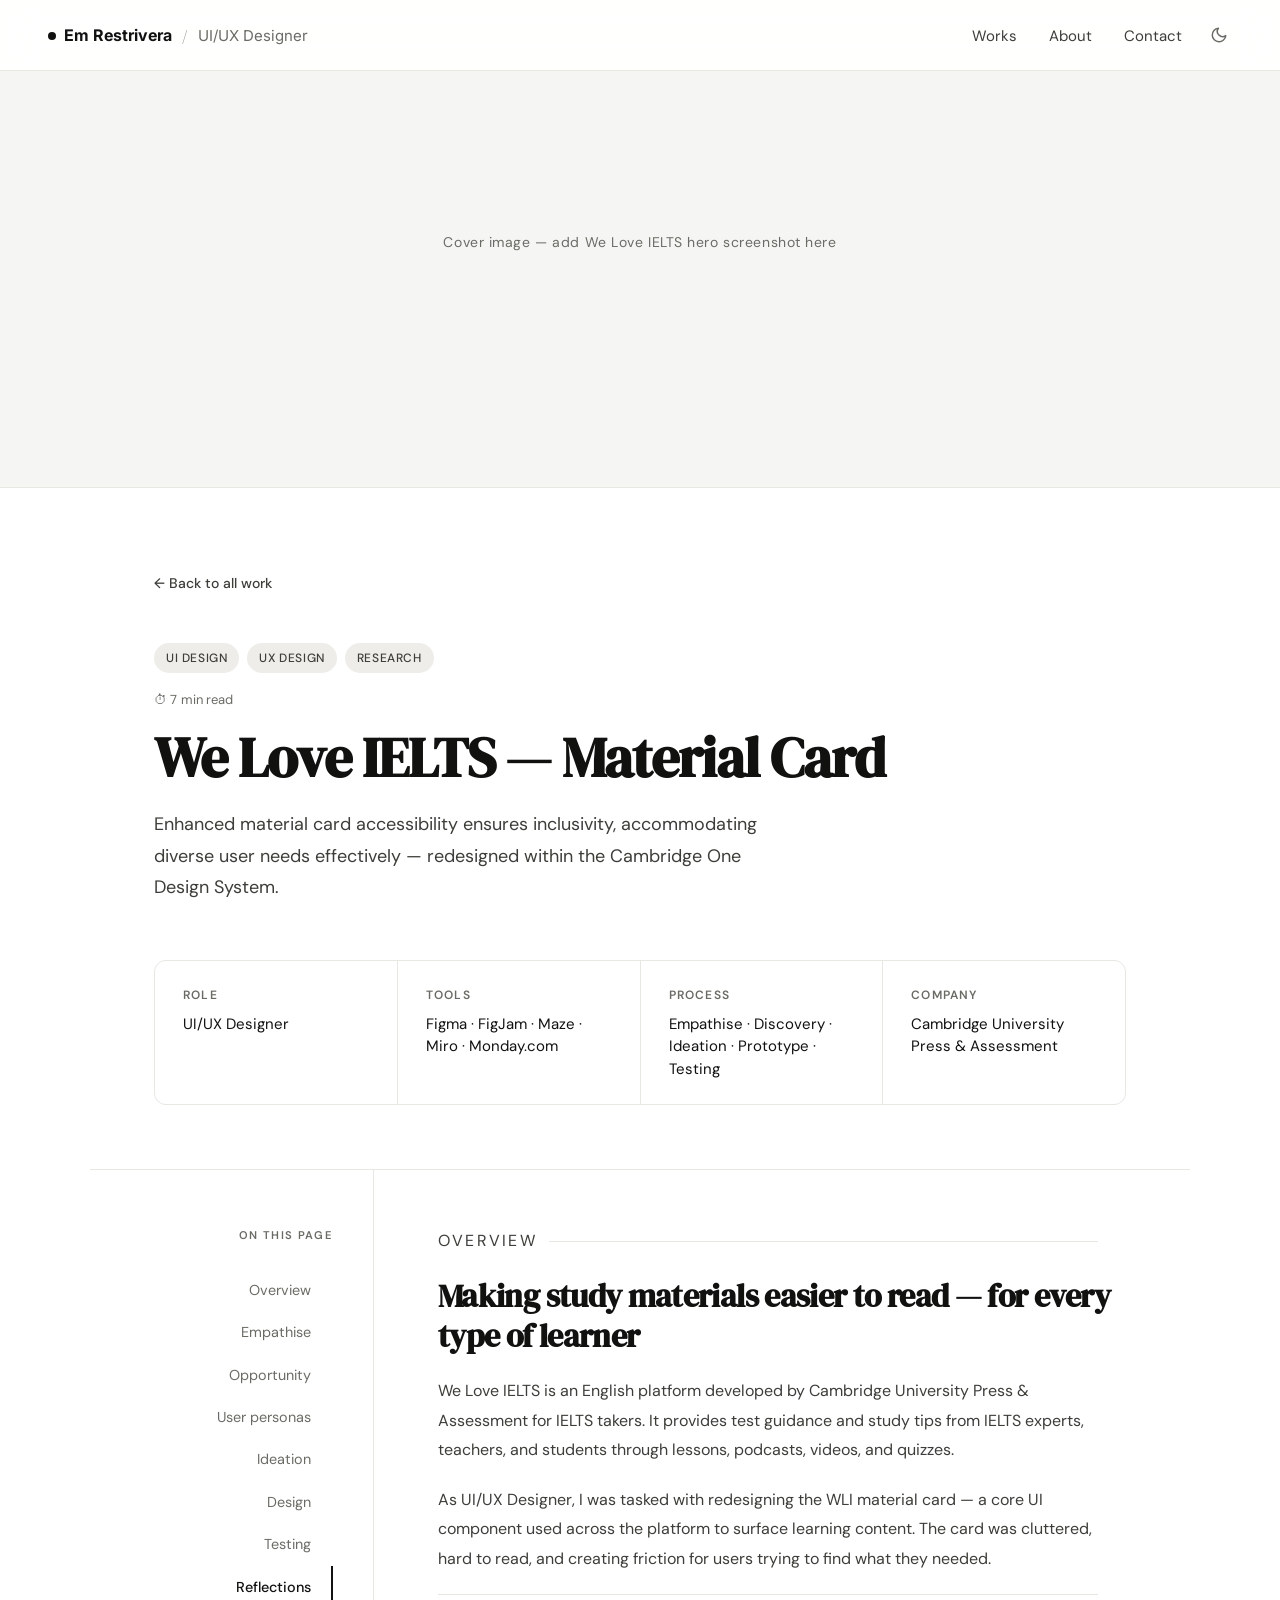
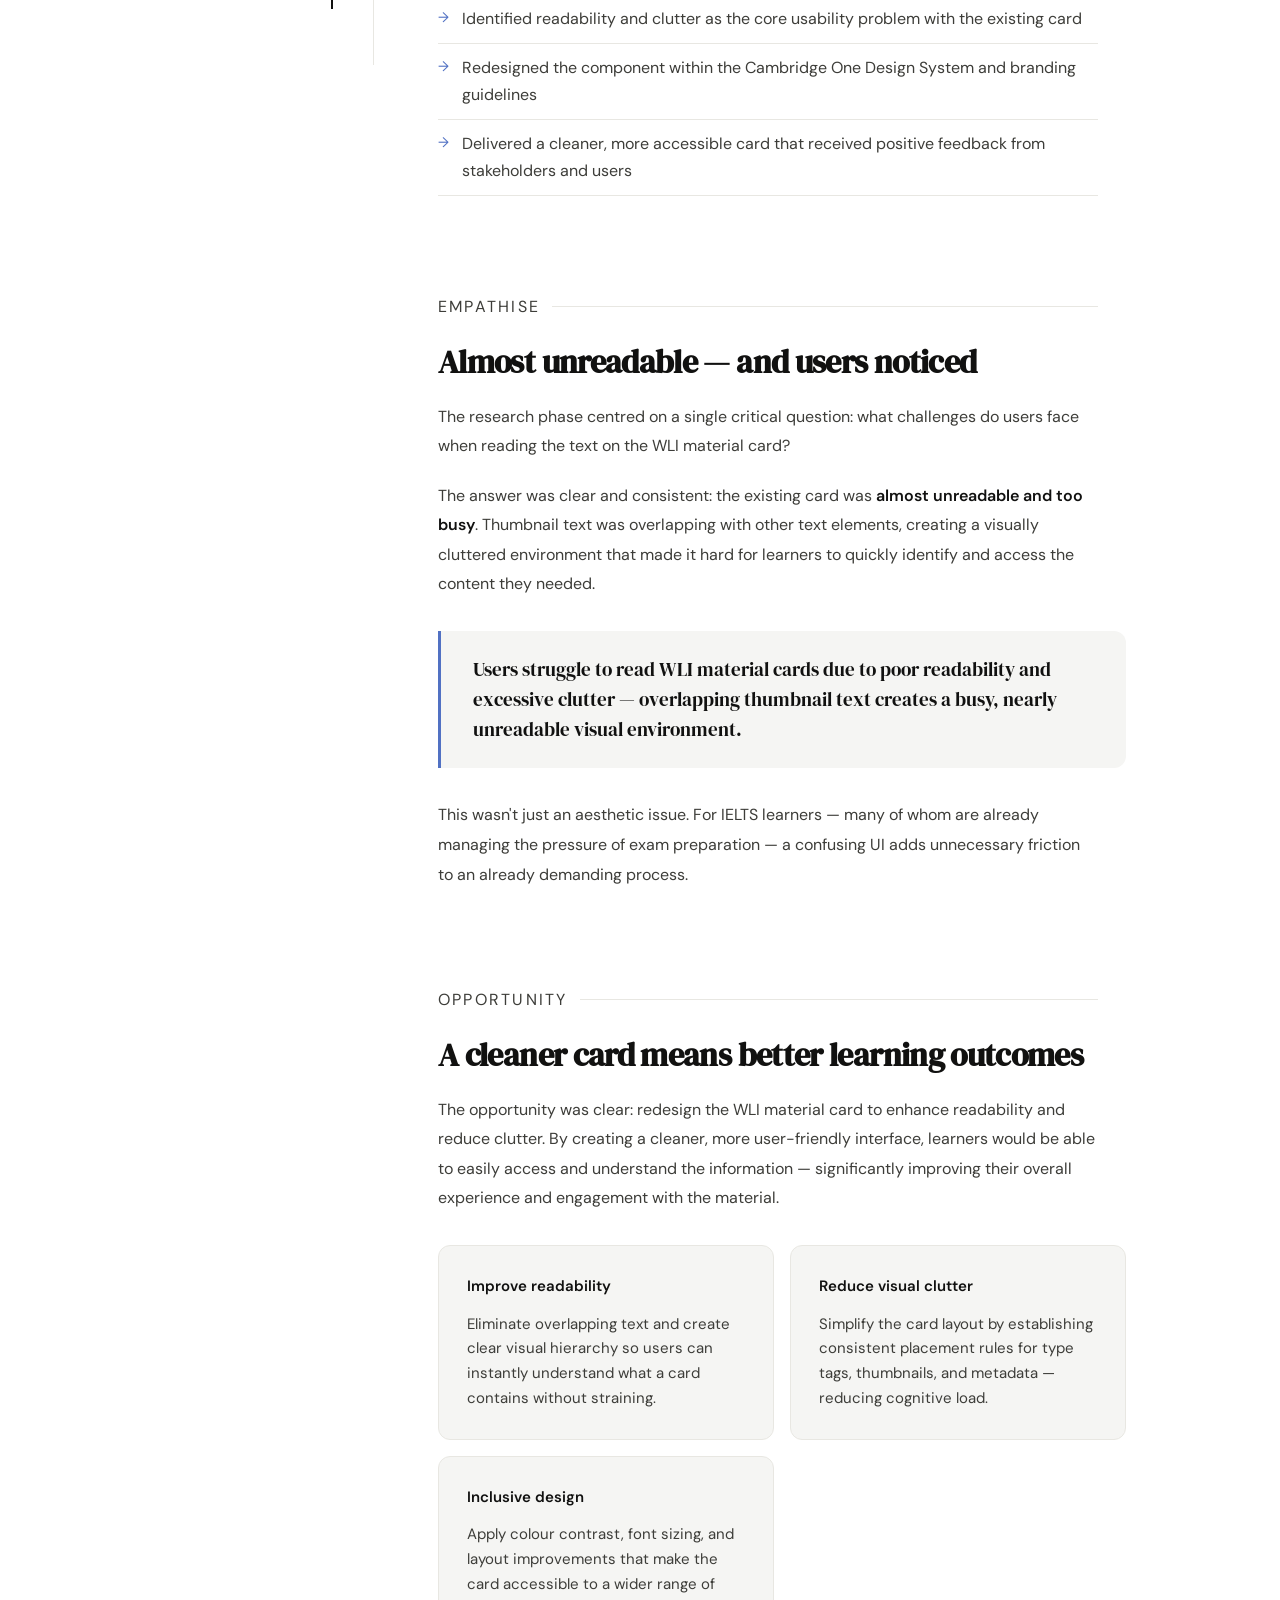
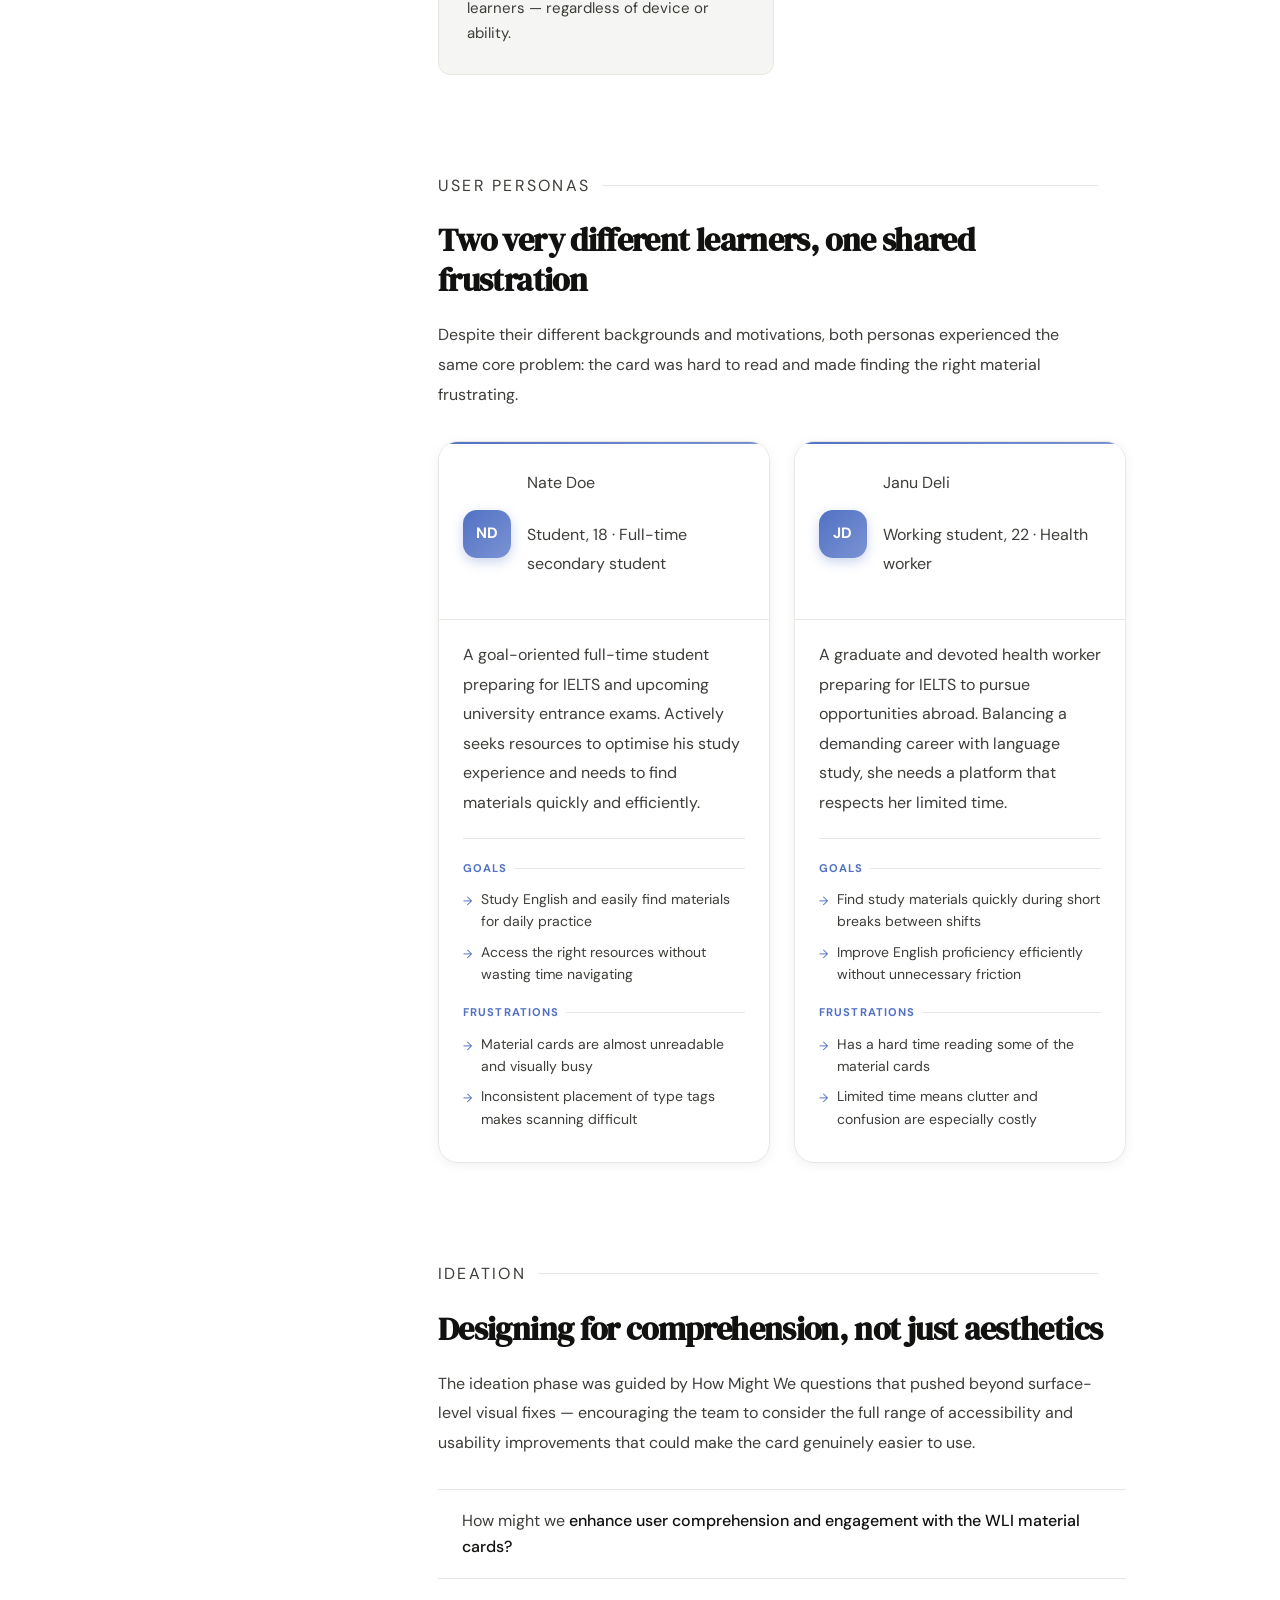
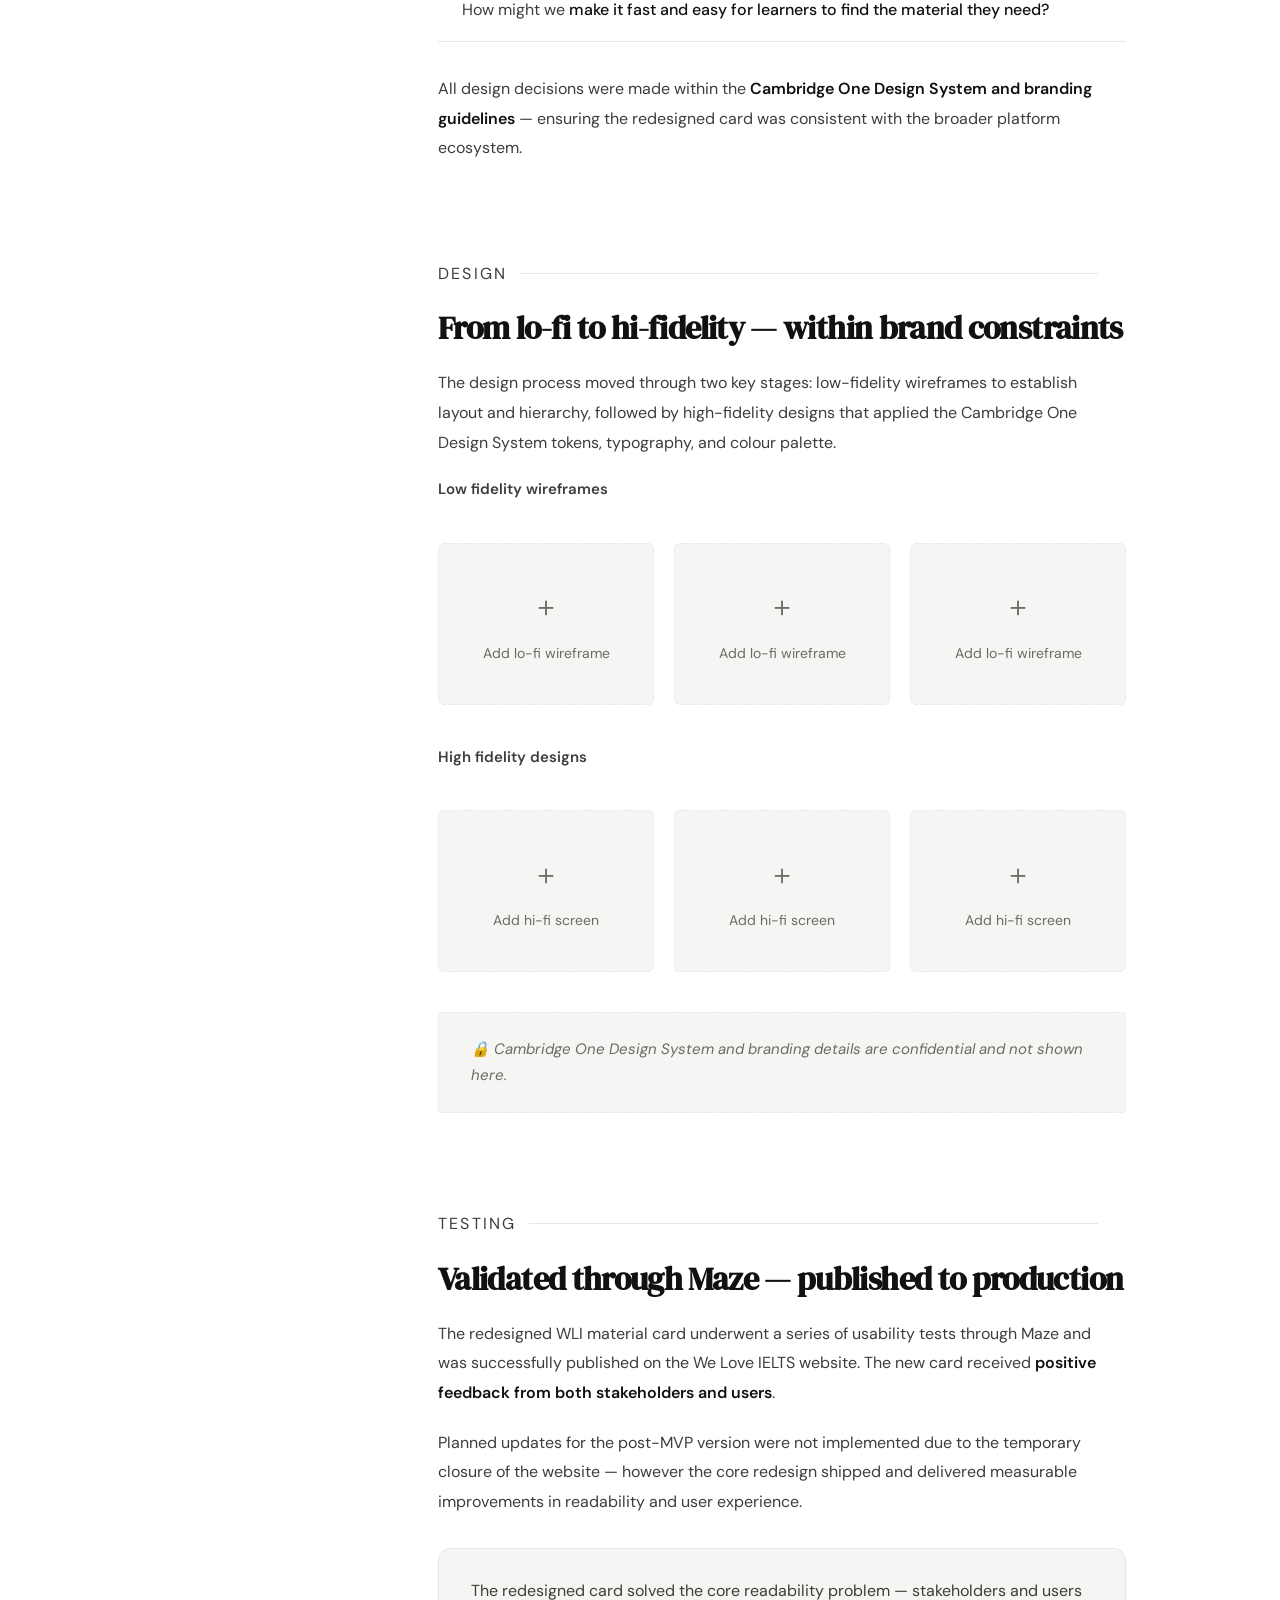
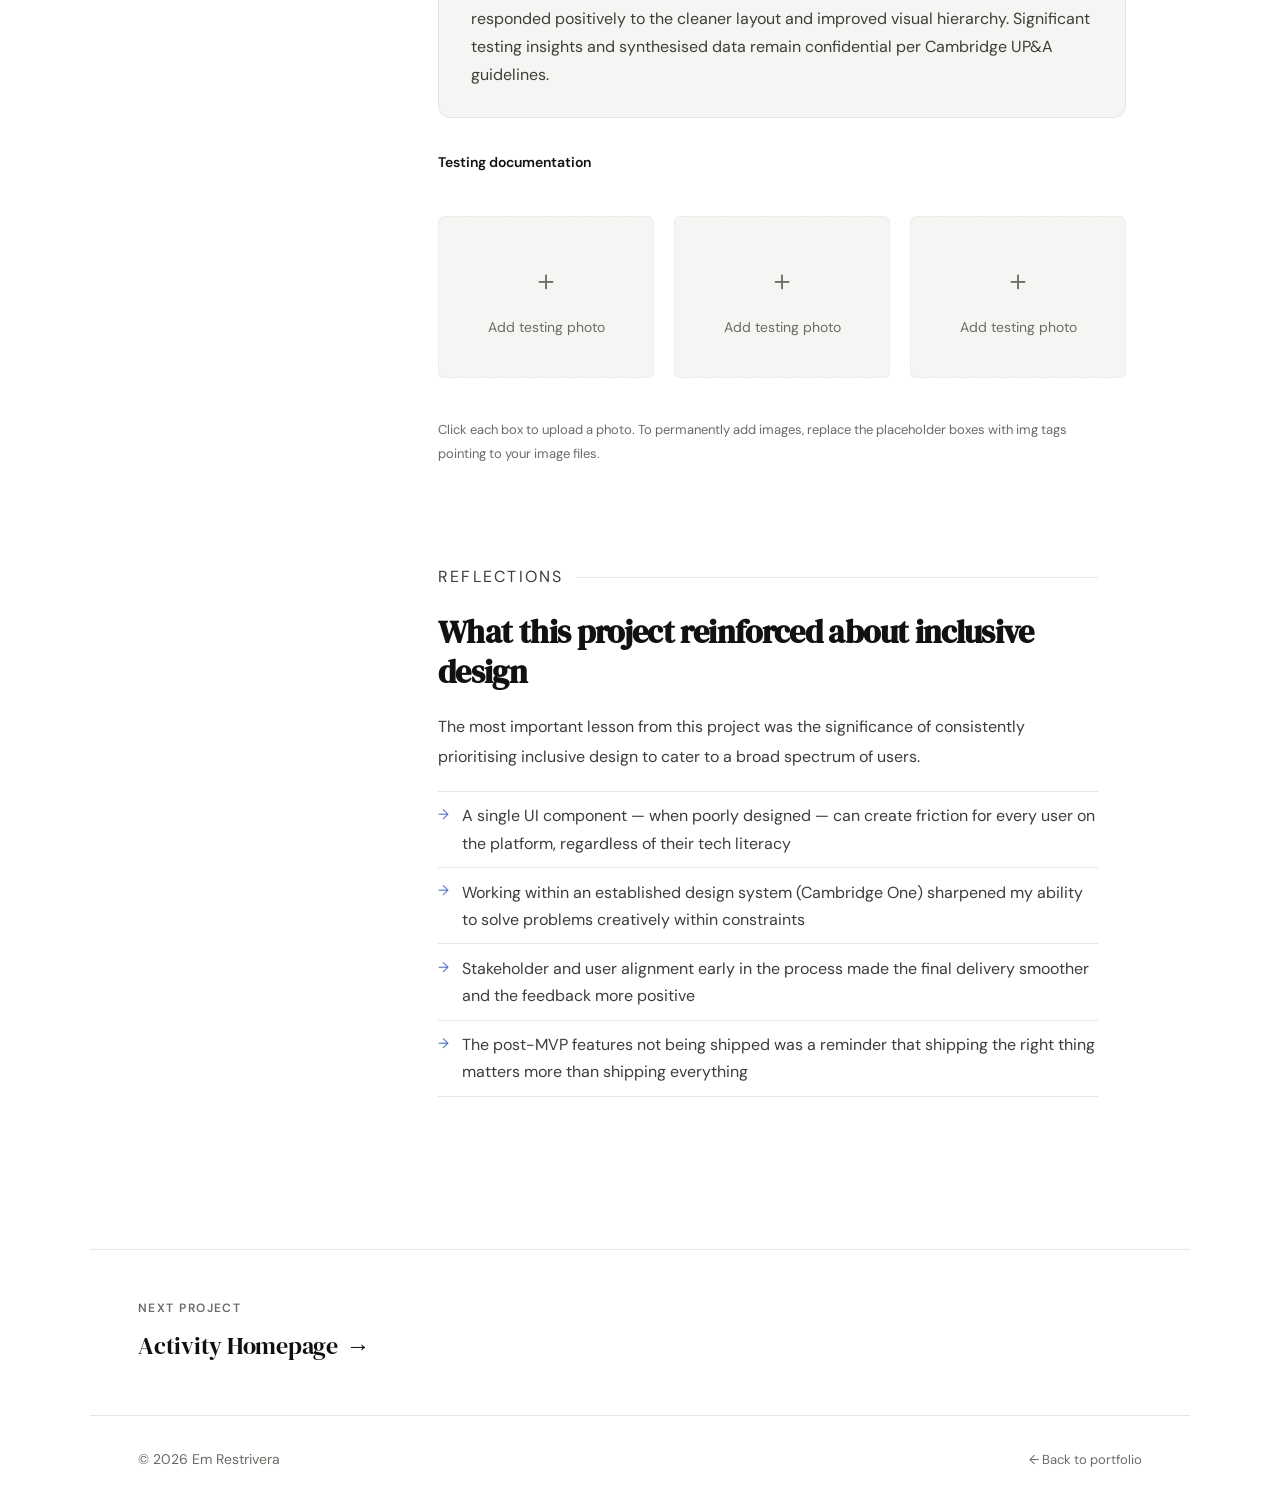
<file: weloveieltsmaterialcard.html>
<!DOCTYPE html>
<html lang="en">
<head>
<meta charset="UTF-8" />
<meta name="viewport" content="width=device-width, initial-scale=1.0" />
<link rel="icon" href="data:image/svg+xml,<svg xmlns='http://www.w3.org/2000/svg' viewBox='0 0 100 100'><circle cx='50' cy='50' r='48' fill='%23000000'/><text x='50' y='68' text-anchor='middle' font-size='62' font-family='Inter, Arial, sans-serif' font-weight='700' fill='%23ffffff'>E</text></svg>">
<title>We Love IELTS Material Card — Em Restrivera</title>
<link rel="preconnect" href="https://fonts.googleapis.com" />
<link rel="preconnect" href="https://fonts.gstatic.com" crossorigin />
<link href="https://fonts.googleapis.com/css2?family=Inter:wght@400;500;600;700&family=DM+Serif+Display:ital@0;1&family=DM+Sans:ital,opsz,wght@0,9..40,300;0,9..40,400;0,9..40,500;1,9..40,300&display=swap" rel="stylesheet" />
<link rel="stylesheet" href="case-study.css" />
<style>
  .cs-layout{display:grid;grid-template-columns:220px 1fr;gap:0;max-width:1100px;margin:0 auto;align-items:start;padding:0 4rem}
  .cs-sidenav{position:sticky;top:6rem;padding:3.5rem 2.5rem 3.5rem 0;border-right:1px solid var(--border)}
  .cs-sidenav-title{font-size:0.7rem;font-weight:600;letter-spacing:0.12em;text-transform:uppercase;color:var(--subtle);margin-bottom:1.5rem;text-align:right}
  .cs-sidenav ul{list-style:none;padding:0;margin:0;display:flex;flex-direction:column;gap:0}
  .cs-sidenav ul li a{display:block;font-size:0.9rem;color:var(--subtle);text-decoration:none;padding:0.65rem 1.25rem 0.65rem 0;border-right:2px solid transparent;transition:all 0.2s ease;line-height:1.5;text-align:right}
  .cs-sidenav ul li a:hover{color:var(--text);border-right-color:var(--text)}
  .cs-sidenav ul li a.active{color:var(--text);font-weight:500;border-right-color:var(--text)}
  .cs-main{padding:3.5rem 0 3.5rem 4rem}
  .img-upload-grid{display:grid;grid-template-columns:repeat(auto-fit,minmax(200px,1fr));gap:1.25rem;margin:2.5rem 0}
  .img-upload-box{aspect-ratio:4/3;border:1.5px dashed var(--border);border-radius:6px;display:flex;flex-direction:column;align-items:center;justify-content:center;gap:0.75rem;background:var(--surface);cursor:pointer;transition:all 0.2s ease;position:relative;overflow:hidden}
  .img-upload-box:hover{border-color:var(--muted);background:var(--bg)}
  .img-upload-box input[type="file"]{position:absolute;inset:0;opacity:0;cursor:pointer;width:100%;height:100%}
  .img-upload-box img{position:absolute;inset:0;width:100%;height:100%;object-fit:cover;display:none}
  .img-upload-box .upload-icon{font-size:1.75rem;color:var(--subtle)}
  .img-upload-box .upload-label{font-size:0.875rem;color:var(--subtle);text-align:center;line-height:1.5;padding:0 1.25rem}
  .confidential-box{background:var(--surface);border:1px dashed var(--border);border-radius:4px;padding:1.5rem 2rem;margin:2rem 0;display:flex;align-items:center;gap:0.75rem}
  .confidential-box span{font-size:0.9375rem;color:var(--subtle);font-style:italic}
  @media(max-width:768px){.cs-layout{grid-template-columns:1fr;padding:0 1.5rem}.cs-sidenav{display:none}.cs-main{padding:2rem 0}}
</style>
</head>
<body>

<nav>
  <a href="index.html" class="nav-logo">
    <span style="display:inline-flex;align-items:center;gap:0.5rem;">
      <span style="width:8px;height:8px;background:var(--text);border-radius:50%;display:inline-block;flex-shrink:0;transition:background 0.22s ease;"></span>
      <span style="font-weight:700;font-family:'Inter',sans-serif;font-size:1rem;color:var(--text);">Em Restrivera</span>
      <span style="color:var(--subtle);font-weight:300;font-size:1rem;margin:0 0.15rem;">/</span>
      <span style="font-weight:400;font-family:'Inter',sans-serif;font-size:0.9375rem;color:var(--subtle);">UI/UX Designer</span>
    </span>
  </a>
  <div style="display:flex;align-items:center;gap:1.5rem;">
  <ul class="nav-links">
    <li><a href="index.html#works">Works</a></li>
    <li><a href="index.html#about">About</a></li>
    <li><a href="index.html#contact">Contact</a></li>
  </ul>
    <button id="theme-toggle" aria-label="Toggle dark mode" style="background:none;border:none;cursor:pointer;padding:4px;display:flex;align-items:center;justify-content:center;color:var(--subtle);transition:color 0.22s ease;">
    <svg id="icon-sun" width="18" height="18" viewBox="0 0 24 24" fill="none" stroke="currentColor" stroke-width="2" stroke-linecap="round" stroke-linejoin="round" style="display:none"><circle cx="12" cy="12" r="5"/><line x1="12" y1="1" x2="12" y2="3"/><line x1="12" y1="21" x2="12" y2="23"/><line x1="4.22" y1="4.22" x2="5.64" y2="5.64"/><line x1="18.36" y1="18.36" x2="19.78" y2="19.78"/><line x1="1" y1="12" x2="3" y2="12"/><line x1="21" y1="12" x2="23" y2="12"/><line x1="4.22" y1="19.78" x2="5.64" y2="18.36"/><line x1="18.36" y1="5.64" x2="19.78" y2="4.22"/></svg>
    <svg id="icon-moon" width="18" height="18" viewBox="0 0 24 24" fill="none" stroke="currentColor" stroke-width="2" stroke-linecap="round" stroke-linejoin="round"><path d="M21 12.79A9 9 0 1 1 11.21 3 7 7 0 0 0 21 12.79z"/></svg>
  </button>
  </div>
</nav>

<div class="cs-cover fade-up">
  <div class="cs-cover-img">Cover image — add We Love IELTS hero screenshot here</div>

<div class="cs-hero fade-up">
  <a href="index.html" class="cs-back">← Back to all work</a>
  <div class="cs-tags">
    <span class="cs-tag">UI Design</span>
    <span class="cs-tag">UX Design</span>
    <span class="cs-tag">Research</span>
  </div>
  <p class="cs-reading-time">⏱ 7 min read</p>
  <h1>We Love IELTS — Material Card</h1>
  <p class="subtitle">Enhanced material card accessibility ensures inclusivity, accommodating diverse user needs effectively — redesigned within the Cambridge One Design System.</p>
  <div class="cs-meta">
    <div class="cs-meta-item">
      <p class="cs-meta-label">Role</p>
      <p class="cs-meta-value">UI/UX Designer</p>
    </div>
    <div class="cs-meta-item">
      <p class="cs-meta-label">Tools</p>
      <p class="cs-meta-value">Figma · FigJam · Maze · Miro · Monday.com</p>
    </div>
    <div class="cs-meta-item">
      <p class="cs-meta-label">Process</p>
      <p class="cs-meta-value">Empathise · Discovery · Ideation · Prototype · Testing</p>
    </div>
    <div class="cs-meta-item">
      <p class="cs-meta-label">Company</p>
      <p class="cs-meta-value">Cambridge University Press & Assessment</p>
    </div>
  </div>
</div>


</div>

<div class="cs-layout">

  <aside class="cs-sidenav">
    <p class="cs-sidenav-title">On this page</p>
    <ul>
      <li><a href="#overview">Overview</a></li>
      <li><a href="#empathise">Empathise</a></li>
      <li><a href="#opportunity">Opportunity</a></li>
      <li><a href="#personas">User personas</a></li>
      <li><a href="#ideation">Ideation</a></li>
      <li><a href="#design">Design</a></li>
      <li><a href="#testing">Testing</a></li>
      <li><a href="#reflections">Reflections</a></li>
    </ul>
  </aside>

  <div class="cs-main">

    <!-- OVERVIEW -->
    <div class="cs-section fade-up" id="overview">
      <p class="cs-section-label">Overview</p>
      <h2>Making study materials easier to read — for every type of learner</h2>
      <p>We Love IELTS is an English platform developed by Cambridge University Press & Assessment for IELTS takers. It provides test guidance and study tips from IELTS experts, teachers, and students through lessons, podcasts, videos, and quizzes.</p>
      <p>As UI/UX Designer, I was tasked with redesigning the WLI material card — a core UI component used across the platform to surface learning content. The card was cluttered, hard to read, and creating friction for users trying to find what they needed.</p>
      <ul class="cs-list">
        <li>Identified readability and clutter as the core usability problem with the existing card</li>
        <li>Redesigned the component within the Cambridge One Design System and branding guidelines</li>
        <li>Delivered a cleaner, more accessible card that received positive feedback from stakeholders and users</li>
      </ul>
    </div>

    <!-- EMPATHISE -->
    <div class="cs-section fade-up" id="empathise">
      <p class="cs-section-label">Empathise</p>
      <h2>Almost unreadable — and users noticed</h2>
      <p>The research phase centred on a single critical question: what challenges do users face when reading the text on the WLI material card?</p>
      <p>The answer was clear and consistent: the existing card was <strong>almost unreadable and too busy</strong>. Thumbnail text was overlapping with other text elements, creating a visually cluttered environment that made it hard for learners to quickly identify and access the content they needed.</p>

      <div class="problem-box">
        <p>Users struggle to read WLI material cards due to poor readability and excessive clutter — overlapping thumbnail text creates a busy, nearly unreadable visual environment.</p>
      </div>

      <p>This wasn't just an aesthetic issue. For IELTS learners — many of whom are already managing the pressure of exam preparation — a confusing UI adds unnecessary friction to an already demanding process.</p>
    </div>

    <!-- OPPORTUNITY -->
    <div class="cs-section fade-up" id="opportunity">
      <p class="cs-section-label">Opportunity</p>
      <h2>A cleaner card means better learning outcomes</h2>
      <p>The opportunity was clear: redesign the WLI material card to enhance readability and reduce clutter. By creating a cleaner, more user-friendly interface, learners would be able to easily access and understand the information — significantly improving their overall experience and engagement with the material.</p>
      <div class="opportunities">
        <div class="opportunity">
          <h4>Improve readability</h4>
          <p>Eliminate overlapping text and create clear visual hierarchy so users can instantly understand what a card contains without straining.</p>
        </div>
        <div class="opportunity">
          <h4>Reduce visual clutter</h4>
          <p>Simplify the card layout by establishing consistent placement rules for type tags, thumbnails, and metadata — reducing cognitive load.</p>
        </div>
        <div class="opportunity">
          <h4>Inclusive design</h4>
          <p>Apply colour contrast, font sizing, and layout improvements that make the card accessible to a wider range of learners — regardless of device or ability.</p>
        </div>
      </div>
    </div>

    <!-- PERSONAS -->
    <div class="cs-section fade-up" id="personas">
      <p class="cs-section-label">User personas</p>
      <h2>Two very different learners, one shared frustration</h2>
      <p>Despite their different backgrounds and motivations, both personas experienced the same core problem: the card was hard to read and made finding the right material frustrating.</p>
      <div class="personas">
        <div class="persona">
          <div class="persona-header">
            <div class="persona-avatar">ND</div>
            <div style="display:flex;flex-direction:column;gap:2px;">
              <p class="persona-name">Nate Doe</p>
              <p class="persona-role">Student, 18 · Full-time secondary student</p>
            </div>
          </div>
          <div class="persona-body">
            <p class="persona-bio">A goal-oriented full-time student preparing for IELTS and upcoming university entrance exams. Actively seeks resources to optimise his study experience and needs to find materials quickly and efficiently.</p>
            <div class="persona-section">
            <h5>Goals</h5>
            <ul>
              <li>Study English and easily find materials for daily practice</li>
              <li>Access the right resources without wasting time navigating</li>
            </ul>
          </div>
            <div class="persona-section">
            <h5>Frustrations</h5>
            <ul>
              <li>Material cards are almost unreadable and visually busy</li>
              <li>Inconsistent placement of type tags makes scanning difficult</li>
            </ul>
          </div>
          </div>
        </div><div class="persona">
          <div class="persona-header">
            <div class="persona-avatar">JD</div>
            <div style="display:flex;flex-direction:column;gap:2px;">
              <p class="persona-name">Janu Deli</p>
              <p class="persona-role">Working student, 22 · Health worker</p>
            </div>
          </div>
          <div class="persona-body">
            <p class="persona-bio">A graduate and devoted health worker preparing for IELTS to pursue opportunities abroad. Balancing a demanding career with language study, she needs a platform that respects her limited time.</p>
            <div class="persona-section">
            <h5>Goals</h5>
            <ul>
              <li>Find study materials quickly during short breaks between shifts</li>
              <li>Improve English proficiency efficiently without unnecessary friction</li>
            </ul>
          </div>
            <div class="persona-section">
            <h5>Frustrations</h5>
            <ul>
              <li>Has a hard time reading some of the material cards</li>
              <li>Limited time means clutter and confusion are especially costly</li>
            </ul>
          </div>
          </div>
        </div></div>
    </div>

    <!-- IDEATION -->
    <div class="cs-section fade-up" id="ideation">
      <p class="cs-section-label">Ideation</p>
      <h2>Designing for comprehension, not just aesthetics</h2>
      <p>The ideation phase was guided by How Might We questions that pushed beyond surface-level visual fixes — encouraging the team to consider the full range of accessibility and usability improvements that could make the card genuinely easier to use.</p>
      <div class="hmw">
        <div class="hmw-item">How might we <em>enhance user comprehension and engagement with the WLI material cards?</em></div>
        <div class="hmw-item">How might we <em>make it fast and easy for learners to find the material they need?</em></div>
      </div>
      <p>All design decisions were made within the <strong>Cambridge One Design System and branding guidelines</strong> — ensuring the redesigned card was consistent with the broader platform ecosystem.</p>
    </div>

    <!-- DESIGN -->
    <div class="cs-section fade-up" id="design">
      <p class="cs-section-label">Design</p>
      <h2>From lo-fi to hi-fidelity — within brand constraints</h2>
      <p>The design process moved through two key stages: low-fidelity wireframes to establish layout and hierarchy, followed by high-fidelity designs that applied the Cambridge One Design System tokens, typography, and colour palette.</p>

      <div class="screen-group" style="margin-bottom:2rem;">
        <h4>Low fidelity wireframes</h4>
        <div class="img-upload-grid">
          <div class="img-upload-box">
            <input type="file" accept="image/*" onchange="previewImage(this)" />
            <span class="upload-icon">＋</span>
            <span class="upload-label">Add lo-fi wireframe</span>
            <img alt="Lo-fi wireframe" />
          </div>
          <div class="img-upload-box">
            <input type="file" accept="image/*" onchange="previewImage(this)" />
            <span class="upload-icon">＋</span>
            <span class="upload-label">Add lo-fi wireframe</span>
            <img alt="Lo-fi wireframe 2" />
          </div>
          <div class="img-upload-box">
            <input type="file" accept="image/*" onchange="previewImage(this)" />
            <span class="upload-icon">＋</span>
            <span class="upload-label">Add lo-fi wireframe</span>
            <img alt="Lo-fi wireframe 3" />
          </div>
        </div>
      </div>

      <div class="screen-group">
        <h4>High fidelity designs</h4>
        <div class="img-upload-grid">
          <div class="img-upload-box">
            <input type="file" accept="image/*" onchange="previewImage(this)" />
            <span class="upload-icon">＋</span>
            <span class="upload-label">Add hi-fi screen</span>
            <img alt="Hi-fi screen" />
          </div>
          <div class="img-upload-box">
            <input type="file" accept="image/*" onchange="previewImage(this)" />
            <span class="upload-icon">＋</span>
            <span class="upload-label">Add hi-fi screen</span>
            <img alt="Hi-fi screen 2" />
          </div>
          <div class="img-upload-box">
            <input type="file" accept="image/*" onchange="previewImage(this)" />
            <span class="upload-icon">＋</span>
            <span class="upload-label">Add hi-fi screen</span>
            <img alt="Hi-fi screen 3" />
          </div>
        </div>
      </div>

      <div class="confidential-box">
        <span>🔒 Cambridge One Design System and branding details are confidential and not shown here.</span>
      </div>
    </div>

    <!-- TESTING -->
    <div class="cs-section fade-up" id="testing">
      <p class="cs-section-label">Testing</p>
      <h2>Validated through Maze — published to production</h2>
      <p>The redesigned WLI material card underwent a series of usability tests through Maze and was successfully published on the We Love IELTS website. The new card received <strong>positive feedback from both stakeholders and users</strong>.</p>
      <p>Planned updates for the post-MVP version were not implemented due to the temporary closure of the website — however the core redesign shipped and delivered measurable improvements in readability and user experience.</p>

      <div class="summary-box">
        <p>The redesigned card solved the core readability problem — stakeholders and users responded positively to the cleaner layout and improved visual hierarchy. Significant testing insights and synthesised data remain confidential per Cambridge UP&A guidelines.</p>
      </div>

      <p style="font-size:0.875rem;font-weight:600;color:var(--text);margin-top:2rem;margin-bottom:0.75rem;">Testing documentation</p>
      <div class="img-upload-grid">
        <div class="img-upload-box">
          <input type="file" accept="image/*" onchange="previewImage(this)" />
          <span class="upload-icon">＋</span>
          <span class="upload-label">Add testing photo</span>
          <img alt="Testing photo 1" />
        </div>
        <div class="img-upload-box">
          <input type="file" accept="image/*" onchange="previewImage(this)" />
          <span class="upload-icon">＋</span>
          <span class="upload-label">Add testing photo</span>
          <img alt="Testing photo 2" />
        </div>
        <div class="img-upload-box">
          <input type="file" accept="image/*" onchange="previewImage(this)" />
          <span class="upload-icon">＋</span>
          <span class="upload-label">Add testing photo</span>
          <img alt="Testing photo 3" />
        </div>
      </div>
      <p style="font-size:0.8125rem;color:var(--subtle);margin-top:0.5rem;">Click each box to upload a photo. To permanently add images, replace the placeholder boxes with img tags pointing to your image files.</p>
    </div>

    <!-- REFLECTIONS -->
    <div class="cs-section fade-up" id="reflections">
      <p class="cs-section-label">Reflections</p>
      <h2>What this project reinforced about inclusive design</h2>
      <p>The most important lesson from this project was the significance of consistently prioritising inclusive design to cater to a broad spectrum of users.</p>
      <ul class="cs-list">
        <li>A single UI component — when poorly designed — can create friction for every user on the platform, regardless of their tech literacy</li>
        <li>Working within an established design system (Cambridge One) sharpened my ability to solve problems creatively within constraints</li>
        <li>Stakeholder and user alignment early in the process made the final delivery smoother and the feedback more positive</li>
        <li>The post-MVP features not being shipped was a reminder that shipping the right thing matters more than shipping everything</li>
      </ul>
    </div>

  </div>
</div>

<div class="cs-next fade-up">
  <div>
    <p class="cs-next-label">Next project</p>
    <a href="activityhomepage.html">Activity Homepage <span>→</span></a>
  </div>
</div>

<footer>
  <span>© 2026 Em Restrivera</span>
  <a href="index.html" style="color:var(--subtle);text-decoration:none;font-size:0.8125rem;">← Back to portfolio</a>
</footer>

<script>
  const observer = new IntersectionObserver(e => e.forEach(el => { if (el.isIntersecting) el.target.classList.add('visible'); }), { threshold: 0.1 });
  document.querySelectorAll('.fade-up').forEach(el => observer.observe(el));

  const sections = document.querySelectorAll('.cs-section[id]');
  const navLinks = document.querySelectorAll('.cs-sidenav a');
  const sectionObserver = new IntersectionObserver((entries) => {
    entries.forEach(entry => {
      if (entry.isIntersecting) {
        navLinks.forEach(link => {
          link.classList.remove('active');
          if (link.getAttribute('href') === '#' + entry.target.id) link.classList.add('active');
        });
      }
    });
  }, { threshold: 0.4 });
  sections.forEach(section => sectionObserver.observe(section));

  navLinks.forEach(link => {
    link.addEventListener('click', e => {
      e.preventDefault();
      const target = document.querySelector(link.getAttribute('href'));
      if (target) target.scrollIntoView({ behavior: 'smooth', block: 'start' });
    });
  });

  function previewImage(input) {
    const box = input.parentElement;
    const img = box.querySelector('img');
    const icon = box.querySelector('.upload-icon');
    const label = box.querySelector('.upload-label');
    if (input.files && input.files[0]) {
      const reader = new FileReader();
      reader.onload = e => {
        img.src = e.target.result;
        img.style.display = 'block';
        icon.style.display = 'none';
        label.style.display = 'none';
      };
      reader.readAsDataURL(input.files[0]);
    }
  }

  const _t = document.getElementById("theme-toggle");
  const _th = document.getElementById("toggle-thumb");
  const _tr = document.getElementById("toggle-track");
  const _h = document.documentElement;
  const applyDark = (dark) => {
    if (dark) { _h.classList.add("dark"); if(_th){_th.style.transform="translateX(14px)";_th.style.background="#f0efeb";} if(_tr){_tr.style.background="#4a4a45";} }
    else { _h.classList.remove("dark"); if(_th){_th.style.transform="translateX(0)";_th.style.background="";} if(_tr){_tr.style.background="";} }
  };
  const sv = localStorage.getItem("theme");
  applyDark(sv === "dark" || (!sv && window.matchMedia("(prefers-color-scheme: dark)").matches));
  if(_t){ _t.addEventListener("click", () => { const d = !_h.classList.contains("dark"); localStorage.setItem("theme", d ? "dark" : "light"); applyDark(d); }); }

  // DARK MODE
  const _toggle = document.getElementById("theme-toggle");
  const _iconSun = document.getElementById("icon-sun");
  const _iconMoon = document.getElementById("icon-moon");
  const _html = document.documentElement;

  const applyTheme = (dark) => {
    if (dark) {
      _html.classList.add("dark");
      if (_iconSun) _iconSun.style.display = "block";
      if (_iconMoon) _iconMoon.style.display = "none";
    } else {
      _html.classList.remove("dark");
      if (_iconSun) _iconSun.style.display = "none";
      if (_iconMoon) _iconMoon.style.display = "block";
    }
  };

  const saved = localStorage.getItem("theme");
  const prefersDark = window.matchMedia("(prefers-color-scheme: dark)").matches;
  applyTheme(saved === "dark" || (!saved && prefersDark));

  if (_toggle) {
    _toggle.addEventListener("click", () => {
      const isDark = !_html.classList.contains("dark");
      localStorage.setItem("theme", isDark ? "dark" : "light");
      applyTheme(isDark);
    });
  }
</script>
</body>
</html>
</file>
<file: case-study.css>
*, *::before, *::after { box-sizing: border-box; margin: 0; padding: 0; }

:root {
  --bg: #ffffff;
  --surface: #f5f5f3;
  --text: #111110;
  --muted: #3d3d39;
  --subtle: #6b6b66;
  --border: #e8e7e2;
  --tag-bg: #eeede9;
  --tag-text: #3d3d39;
  --accent: #5171c3;
  --serif: 'DM Serif Display', Georgia, serif;
  --sans: 'DM Sans', system-ui, sans-serif;
  --transition: 0.22s ease;
  --radius: 12px;
}

html.dark {
  --bg: #111110;
  --surface: #1a1a18;
  --text: #f0efeb;
  --muted: #a8a8a2;
  --subtle: #6b6b66;
  --border: #2e2e2b;
  --tag-bg: #2a2a27;
  --tag-text: #a8a8a2;
}

html.dark nav { background: rgba(17,17,16,0.92); }
html.dark .nav-logo span, html.dark .nav-logo { color: #f0efeb !important; }

/* DARK MODE TOGGLE */
#theme-toggle {
  background: none; border: none; cursor: pointer;
  padding: 4px; display: flex; align-items: center;
  justify-content: center; color: var(--subtle);
  transition: color 0.22s ease;
}
#theme-toggle:hover { color: var(--text); }

html { scroll-behavior: smooth; }

body {
  font-family: var(--sans);
  background: var(--bg);
  color: var(--text);
  font-size: 17px;
  line-height: 1.7;
  -webkit-font-smoothing: antialiased;
}

/* NAV */
nav {
  position: fixed; top: 0; left: 0; right: 0; z-index: 100;
  display: flex; align-items: center; justify-content: space-between;
  padding: 1.25rem 3rem;
  background: rgba(255,255,255,0.92);
  backdrop-filter: blur(16px);
  border-bottom: 1px solid var(--border);
}
.nav-logo { font-family: var(--serif); font-size: 1.1rem; color: var(--text); text-decoration: none; }
.nav-links { display: flex; gap: 2rem; list-style: none; }
.nav-links a {
  font-size: 0.9375rem; font-weight: 400; color: var(--muted);
  text-decoration: none; transition: color var(--transition);
  position: relative; padding-bottom: 2px;
}
.nav-links a::after {
  content: ''; position: absolute; bottom: 0; left: 0;
  width: 0%; height: 1.5px; background: var(--text);
  transition: width 0.3s ease;
}
.nav-links a:hover { color: var(--text); }
.nav-links a:hover::after, .nav-links a.active::after { width: 100%; }
.nav-links a.active { color: var(--text); font-weight: 500; }

/* COVER IMAGE */
.cs-cover { width: 100%; margin: 0; padding: 0; }
.cs-cover-img {
  width: 100%; aspect-ratio: 21/8;
  background: var(--surface);
  border-bottom: 1px solid var(--border);
  display: flex; align-items: center; justify-content: center;
  font-family: var(--sans); font-size: 0.875rem;
  color: var(--subtle); letter-spacing: 0.04em;
}
.cs-cover-img img { width: 100%; height: 100%; object-fit: cover; }

/* CASE STUDY HERO */
.cs-hero {
  padding: 5rem 4rem 4rem;
  max-width: 1100px; margin: 0 auto;
  border-bottom: 1px solid var(--border);
}

.cs-back {
  display: inline-flex; align-items: center; gap: 0.4rem;
  font-size: 0.875rem; font-weight: 500; color: var(--muted);
  text-decoration: none; margin-bottom: 3rem;
  transition: color var(--transition);
}
.cs-back:hover { color: var(--text); }

.cs-reading-time {
  font-size: 0.8125rem; color: var(--subtle);
  font-weight: 400; margin-bottom: 1rem; letter-spacing: 0.01em;
}

.cs-tags { display: flex; gap: 0.5rem; flex-wrap: wrap; margin-bottom: 1rem; }
.cs-tag {
  font-size: 0.75rem; padding: 0.3rem 0.75rem;
  background: var(--tag-bg); color: var(--tag-text);
  border-radius: 20px; font-weight: 500;
  letter-spacing: 0.05em; text-transform: uppercase;
}

.cs-hero h1 {
  font-family: var(--serif);
  font-size: clamp(2.25rem, 5vw, 3.5rem);
  letter-spacing: -0.02em; line-height: 1.1;
  margin-bottom: 1.25rem; color: var(--text);
}

.cs-hero .subtitle {
  font-size: 1.125rem; font-weight: 400; color: var(--muted);
  max-width: 640px; line-height: 1.75; margin-bottom: 3.5rem;
}

.cs-meta {
  display: grid; grid-template-columns: repeat(auto-fit, minmax(140px, 1fr));
  gap: 1px; background: var(--border); border: 1px solid var(--border);
  border-radius: var(--radius); overflow: hidden;
}
.cs-meta-item { background: var(--bg); padding: 1.5rem 1.75rem; }
.cs-meta-label {
  font-size: 0.75rem; font-weight: 600; letter-spacing: 0.1em;
  text-transform: uppercase; color: var(--subtle); margin-bottom: 0.5rem;
}
.cs-meta-value { font-size: 0.9375rem; font-weight: 400; line-height: 1.5; color: var(--text); }

/* CONTENT */
.cs-content { max-width: 860px; margin: 0 auto; padding: 5rem 4rem; }
.cs-section { margin-bottom: 6rem; }

.cs-section-label {
  font-size: 0.75rem; font-weight: 600; letter-spacing: 0.14em;
  text-transform: uppercase; color: var(--subtle);
  margin-bottom: 1.5rem; display: flex; align-items: center; gap: 0.75rem;
}
.cs-section-label::after { content: ''; flex: 1; height: 1px; background: var(--border); }

.cs-section h2 {
  font-family: var(--serif);
  font-size: clamp(1.5rem, 3vw, 2rem);
  letter-spacing: -0.02em; line-height: 1.25;
  margin-bottom: 1.25rem; color: var(--text);
}

.cs-section p {
  font-size: 1rem; font-weight: 400; color: var(--muted);
  line-height: 1.85; margin-bottom: 1.25rem; max-width: 660px;
}
.cs-section p strong { font-weight: 600; color: var(--text); }

/* BULLET LISTS */
.cs-list { list-style: none; padding: 0; margin: 1rem 0 1.5rem; max-width: 660px; }
.cs-list li {
  font-size: 1rem; color: var(--muted); line-height: 1.7;
  padding: 0.65rem 0 0.65rem 1.5rem;
  border-bottom: 1px solid var(--border); position: relative;
}
.cs-list li:first-child { border-top: 1px solid var(--border); }
.cs-list li::before { content: '→'; position: absolute; left: 0; color: var(--accent); font-size: 0.875rem; top: 0.7rem; }

/* PROBLEM STATEMENT */
.problem-box {
  border-left: 3px solid var(--accent);
  padding: 1.5rem 2rem;
  background: var(--surface);
  margin: 2rem 0;
  border-radius: 0 var(--radius) var(--radius) 0;
}
.problem-box p {
  font-family: var(--serif); font-size: 1.2rem; color: var(--text);
  line-height: 1.55; max-width: 100%; font-weight: 400; margin: 0;
}

/* OPPORTUNITIES */
.opportunities {
  display: grid; grid-template-columns: repeat(auto-fit, minmax(220px, 1fr));
  gap: 1rem; margin: 2rem 0;
}
.opportunity {
  background: var(--surface); padding: 1.75rem;
  border-radius: var(--radius);
  border: 1px solid var(--border);
  transition: border-color var(--transition), box-shadow var(--transition);
}
.opportunity:hover {
  border-color: var(--accent);
  box-shadow: 0 4px 20px rgba(81,113,195,0.08);
}
.opportunity h4 { font-size: 0.9375rem; font-weight: 600; margin-bottom: 0.75rem; color: var(--text); }
.opportunity p { font-size: 0.9375rem; color: var(--muted); margin: 0; max-width: 100%; line-height: 1.65; }

/* PERSONAS */
.personas {
  display: grid; grid-template-columns: repeat(auto-fit, minmax(280px, 1fr));
  gap: 1.5rem; margin: 2rem 0;
  align-items: start;
}

.persona {
  border-radius: 20px;
  overflow: hidden;
  background: var(--bg);
  box-shadow: 0 2px 12px rgba(0,0,0,0.06);
  border: 1px solid var(--border);
  transition: transform 0.3s ease, box-shadow 0.3s ease;
  position: relative;
}

.persona:hover {
  transform: translateY(-6px);
  box-shadow: 0 16px 48px rgba(81,113,195,0.12);
  border-color: rgba(81,113,195,0.3);
}

/* Colored top accent bar */
.persona::before {
  content: '';
  display: block;
  height: 2px;
  background: linear-gradient(90deg, #5171c3, #7b93d4);
  width: 100%;
}

.persona-header {
  display: flex;
  align-items: center;
  gap: 1rem;
  padding: 1.5rem 1.5rem 1.25rem;
  background: var(--bg);
  border-bottom: 1px solid var(--border);
}

.persona-avatar {
  width: 48px;
  height: 48px;
  border-radius: 14px;
  background: linear-gradient(135deg, #5171c3 0%, #7b93d4 100%);
  display: flex;
  align-items: center;
  justify-content: center;
  font-size: 0.9375rem;
  font-weight: 700;
  color: #fff;
  flex-shrink: 0;
  letter-spacing: 0.02em;
  box-shadow: 0 4px 12px rgba(81,113,195,0.3);
}

.persona-name {
  font-size: 1rem;
  font-weight: 600;
  margin: 0;
  padding: 0;
  color: var(--text);
  line-height: 1.2;
}

.persona-role {
  display: inline-block;
  font-size: 0.75rem;
  color: var(--subtle);
  font-weight: 400;
  margin: 0;
  padding: 0;
  line-height: 1.3;
}

.persona-body { padding: 1.25rem 1.5rem 1.5rem; }

.persona-bio {
  font-size: 0.9rem;
  color: var(--muted);
  font-weight: 400;
  line-height: 1.7;
  margin-bottom: 1.25rem;
  padding-bottom: 1.25rem;
  border-bottom: 1px solid var(--border);
}

.persona-section { margin-top: 1.1rem; }
.persona-section:first-child { margin-top: 0; }

.persona-section h5 {
  font-size: 0.7rem;
  font-weight: 700;
  letter-spacing: 0.1em;
  text-transform: uppercase;
  color: var(--accent);
  margin-bottom: 0.65rem;
  display: flex;
  align-items: center;
  gap: 0.4rem;
}

.persona-section h5::after {
  content: '';
  flex: 1;
  height: 1px;
  background: var(--border);
}

.persona-section ul { padding: 0; list-style: none; }

.persona-section li {
  font-size: 0.875rem;
  color: var(--muted);
  font-weight: 400;
  margin-bottom: 0.5rem;
  line-height: 1.6;
  padding-left: 1.1rem;
  position: relative;
}

.persona-section li::before {
  content: '→';
  position: absolute;
  left: 0;
  color: var(--accent);
  font-size: 0.75rem;
  top: 0.25rem;
}

/* STATS */
.stats {
  display: grid; grid-template-columns: repeat(auto-fit, minmax(140px, 1fr));
  gap: 1rem; margin: 2rem 0;
}
.stat {
  background: var(--surface); padding: 2rem 1.5rem;
  text-align: center; border-radius: var(--radius);
  border: 1px solid var(--border);
}
.stat-num {
  font-family: var(--serif); font-size: 2.5rem;
  letter-spacing: -0.02em; margin-bottom: 0.5rem; color: var(--text);
}
.stat-label { font-size: 0.875rem; color: var(--muted); font-weight: 400; line-height: 1.45; }

/* SCREENS */
.screens { margin: 2rem 0; }
.screen-group { margin-bottom: 2.5rem; }
.screen-group h4 { font-size: 0.9375rem; font-weight: 600; margin-bottom: 0.75rem; color: var(--muted); }
.screen-placeholder {
  width: 100%; background: var(--surface);
  border: 1.5px dashed var(--border);
  display: flex; align-items: center; justify-content: center;
  padding: 3rem; font-size: 0.875rem; color: var(--subtle);
  letter-spacing: 0.04em; text-transform: uppercase;
  border-radius: var(--radius);
}

/* HMW */
.hmw { margin: 2rem 0; }
.hmw-item {
  padding: 1.1rem 1.5rem; border-bottom: 1px solid var(--border);
  font-size: 1rem; font-weight: 400; color: var(--muted); line-height: 1.65;
}
.hmw-item:first-child { border-top: 1px solid var(--border); }
.hmw-item em { font-style: normal; color: var(--text); font-weight: 500; }

/* SUMMARY BOX */
.summary-box {
  background: var(--surface); border: 1px solid var(--border);
  padding: 1.75rem 2rem; margin: 2rem 0; border-radius: var(--radius);
}
.summary-box p { font-size: 1rem; color: var(--muted); font-weight: 400; max-width: 100%; line-height: 1.75; margin: 0; }

/* IMAGE UPLOAD */
.img-upload-grid { display: grid; grid-template-columns: repeat(auto-fit, minmax(200px, 1fr)); gap: 1.25rem; margin: 2rem 0; }
.img-upload-box {
  aspect-ratio: 4/3; border: 1.5px dashed var(--border);
  border-radius: var(--radius); display: flex; flex-direction: column;
  align-items: center; justify-content: center; gap: 0.75rem;
  background: var(--surface); cursor: pointer;
  transition: all 0.2s ease; position: relative; overflow: hidden;
}
.img-upload-box:hover { border-color: var(--accent); background: var(--bg); }
.img-upload-box input[type="file"] { position: absolute; inset: 0; opacity: 0; cursor: pointer; width: 100%; height: 100%; }
.img-upload-box img { position: absolute; inset: 0; width: 100%; height: 100%; object-fit: cover; display: none; }
.img-upload-box .upload-icon { font-size: 1.75rem; color: var(--subtle); }
.img-upload-box .upload-label { font-size: 0.875rem; color: var(--subtle); text-align: center; line-height: 1.5; padding: 0 1.25rem; }

/* CONFIDENTIAL */
.confidential-box {
  background: var(--surface); border: 1px dashed var(--border);
  border-radius: var(--radius); padding: 1.5rem 2rem; margin: 2rem 0;
  display: flex; align-items: center; gap: 0.75rem;
}
.confidential-box span { font-size: 0.9375rem; color: var(--subtle); font-style: italic; }

/* ROLE NOTE */
.role-note {
  background: var(--surface); border-left: 3px solid var(--border);
  border-radius: 0 var(--radius) var(--radius) 0;
  padding: 1.25rem 1.75rem; margin: 2rem 0;
}
.role-note p { font-size: 0.9375rem; color: var(--muted); font-weight: 400; line-height: 1.75; max-width: 100%; margin: 0; }
.role-note p strong { color: var(--text); font-weight: 600; }

/* NEXT PROJECT */
.cs-next {
  border-top: 1px solid var(--border); padding: 3rem;
  max-width: 1100px; margin: 0 auto;
  display: flex; align-items: center; justify-content: space-between; gap: 1rem;
}
.cs-next-label { font-size: 0.75rem; font-weight: 600; letter-spacing: 0.12em; text-transform: uppercase; color: var(--subtle); margin-bottom: 0.5rem; }
.cs-next a {
  font-family: var(--serif); font-size: 1.5rem; color: var(--text);
  text-decoration: none; letter-spacing: -0.01em;
  display: flex; align-items: center; gap: 0.5rem;
  transition: gap var(--transition);
}
.cs-next a:hover { gap: 1rem; }

footer {
  border-top: 1px solid var(--border); padding: 2rem 3rem;
  max-width: 1100px; margin: 0 auto;
  display: flex; align-items: center; justify-content: space-between;
  font-size: 0.875rem; color: var(--subtle);
}

/* FADE */
.fade-up { opacity: 0; transform: translateY(20px); transition: opacity 0.55s ease, transform 0.55s ease; }
.fade-up.visible { opacity: 1; transform: translateY(0); }

@media (max-width: 768px) {
  nav { padding: 1rem 1.5rem; }
  .nav-links a { font-size: 0.875rem; }
  .cs-hero, .cs-content, .cs-next, footer { padding-left: 1.25rem; padding-right: 1.25rem; }
  .cs-hero { padding-top: 7rem; }
  .cs-next { flex-direction: column; align-items: flex-start; }
  .personas { grid-template-columns: 1fr; }
  .opportunities { grid-template-columns: 1fr; }
  .stats { grid-template-columns: repeat(2, 1fr); }
}
</file>
